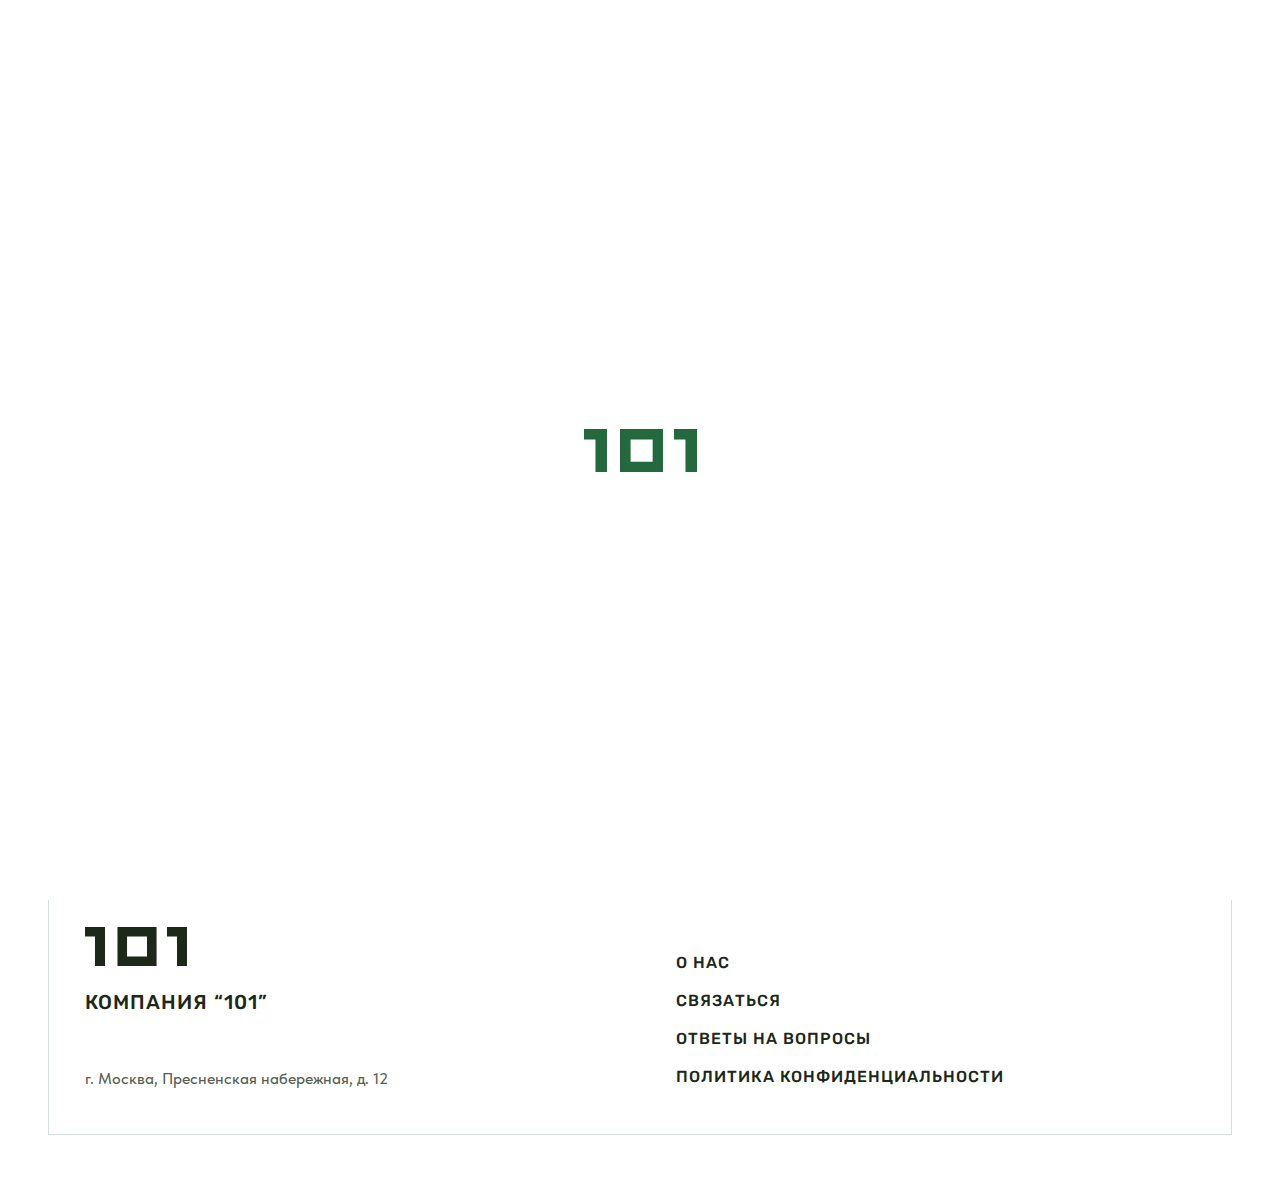
<file: contact.html>
﻿<!DOCTYPE html>
<html lang="ru">

<head>
    <meta charset="UTF-8">
    <!-- <meta name="viewport" content="width=device-width, initial-scale=1.0"> -->
    <meta name="viewport" content="width=device-width, user-scalable=no, initial-scale=1.0">
    <link rel="apple-touch-icon" sizes="180x180" href="img/apple-touch-icon.png">
    <link rel="icon" type="image/png" sizes="32x32" href="img/favicon-32x32.png">
    <link rel="icon" type="image/png" sizes="16x16" href="img/favicon-16x16.png">
    <link rel="manifest" href="img/site.webmanifest">
    <link rel="mask-icon" href="img/safari-pinned-tab.svg" color="#1B6D39">
    <meta name="msapplication-TileColor" content="#1B6D39">
    <meta name="theme-color" content="#ffffff">
    <link rel="stylesheet" href="css/style.css">
    <link rel="stylesheet" href="css/button.css">
    <link rel="stylesheet" href="css/media1920.css">
    <link rel="stylesheet" href="css/media.css">
    <meta name="description" content="Разработка сайтов, онлайн-продвижение, IT-поддержка и интеграции"> <!-- appdate -->
    <meta name="Keywords" content="разработка сайтов для отеля, ИТ поддержка отеля, онлайн маркетинг отель"> <!-- appdate -->
    <title>Компания 101 | Связаться</title> <!-- appdate -->
    <!-- Yandex.Metrika counter -->
    <script type="text/javascript">
        (function(m,e,t,r,i,k,a){m[i]=m[i]||function(){(m[i].a=m[i].a||[]).push(arguments)};
            m[i].l=1*new Date();
            for (var j = 0; j < document.scripts.length; j++) {if (document.scripts[j].src === r) { return; }}
            k=e.createElement(t),a=e.getElementsByTagName(t)[0],k.async=1,k.src=r,a.parentNode.insertBefore(k,a)})
        (window, document, "script", "https://mc.yandex.ru/metrika/tag.js", "ym");

        ym(96850866, "init", {
            clickmap:true,
            trackLinks:true,
            accurateTrackBounce:true,
            webvisor:true
        });
    </script>
    <noscript><div><img src="watch/96850866" style="position:absolute; left:-9999px;" alt=""></div></noscript>
    <!-- /Yandex.Metrika counter -->
</head>

<body class="body body-height">
    <header>
        <div class="header-nav">
            <div class="logo link-element">
                <a href="index.htm">
                    <svg xmlns="http://www.w3.org/2000/svg" width="60" height="23" viewbox="0 0 60 23" fill="none">
                        <path d="M48 0H60V5.59459V23H54V5.63265H48V0Z" fill="#1C2818"></path>
                        <path d="M0 0H12V5.59459V23H6V5.63265H0V0Z" fill="#1C2818"></path>
                        <path fill-rule="evenodd" clip-rule="evenodd" d="M42.1055 0H19.1055V23H42.1055V0ZM36.4691 5.63281H24.7344V17.3675H36.4691V5.63281Z" fill="#1C2818"></path>
                    </svg>
                </a>
            </div>
    
            <nav>
                <div class="nav-item link-element">
                    <a href="index.htm">о нас</a>
                </div>
    
                <div class="nav-item nav-item-active link-element">
                    <a href="contact.html">связаться</a>
                </div>
                <div class="nav-item link-element">
                    <a href="faq.html">ответы на вопросы</a>
                </div>
            </nav>
        </div>

        <div class="phone-wrap link-element">
            <a class="phone" href="tel:+79691017227">
                +7 (969) 101-72-27
            </a>
            <div class="cube"></div>
        </div>
    </header>

    <main>
        <div class="custom-cursor"></div> <!-- курсор -->

        <div class="preloader hide"> <!-- прелодер -->
            <div class="preloader-wrap">
                <svg xmlns="http://www.w3.org/2000/svg" width="113" height="43" viewbox="0 0 113 43" fill="none">
                    <path fill-rule="evenodd" clip-rule="evenodd" d="M0 0H23V10.4595V43H11.5V10.5306H0V0ZM90 0H113V10.4595V43H101.5V10.5306H90V0ZM36 0H79V43H36V0ZM46.5859 10.6086H68.6863V32.709H46.5859V10.6086Z" fill="#62B480" fill-opacity="0.14"></path>
                </svg>
                <div class="load-line">
                    <svg xmlns="http://www.w3.org/2000/svg" width="113" height="43" viewbox="0 0 113 43" fill="none">
                        <g clip-path="url(#clip0_794_17438)">
                        <path fill-rule="evenodd" clip-rule="evenodd" d="M0 0H23V10.4595V43H11.5V10.5306H0V0ZM90 0H113V10.4595V43H101.5V10.5306H90V0ZM36 0H79V43H36V0ZM46.5859 10.6094H68.6863V32.7097H46.5859V10.6094Z" fill="#24683D"></path>
                        </g>
                        <defs>
                        <clippath id="clip0_794_17438">
                        <rect width="113" height="43" fill="white"></rect>
                        </clippath>
                        </defs>
                    </svg>
                </div>
            </div>
        </div>

        <div class="burgrer-menu"> <!-- мобильное меню -->
            <div class="burgrer-wrap">
                <div class="items-mobile-wrap">
                    <div class="burgrer-item ">
                        <a href="index.htm">
                            О НАС
                        </a>
                    </div>

                    <div class="burgrer-item burgrer-item-active">
                        <a href="contact.html">
                            СВЯЗАТЬСЯ
                        </a>
                    </div>

                    <div class="burgrer-item">
                        <a href="faq.html">
                            ОТВЕТЫ НА ВОПРОСЫ
                        </a>
                    </div>
                </div>
            </div>
            <div class="burgrer-menu-btn"> <!-- мобильная кнопка -->
                <svg class="open-btn" xmlns="http://www.w3.org/2000/svg" width="24" height="24" viewbox="0 0 24 24" fill="none">
                    <rect y="7" width="24" height="2" fill="#24683D"></rect>
                    <rect x="8" y="15" width="16" height="2" fill="#24683D"></rect>
                </svg>
                <div class="cross"></div>
            </div>
        </div>
         
        <div class="contact-send"> <!-- Отправилась форма -->
            <div class="contact-send-wrap">
                <svg class="contact-img-top top-left" xmlns="http://www.w3.org/2000/svg" width="594" height="125" viewbox="0 0 594 125" fill="none">
                    <g clip-path="url(#clip0_833_17940)">
                    <rect x="335" y="81" width="486" height="1" transform="rotate(180 335 81)" fill="#D3E1E1"></rect>
                    <rect x="124" y="124" width="122" height="1" transform="rotate(180 124 124)" fill="#D3E1E1"></rect>
                    <rect x="492" y="41" width="643" height="1" transform="rotate(180 492 41)" fill="#D3E1E1"></rect>
                    <rect x="289" y="82" width="3" height="3" transform="rotate(180 289 82)" fill="#D3E1E1"></rect>
                    <rect x="289" y="42" width="3" height="3" transform="rotate(180 289 42)" fill="#D3E1E1"></rect>
                    <rect x="330" y="82" width="3" height="3" transform="rotate(180 330 82)" fill="#D3E1E1"></rect>
                    <rect x="330" y="42" width="3" height="3" transform="rotate(180 330 42)" fill="#D3E1E1"></rect>
                    <rect x="248" y="42" width="3" height="3" transform="rotate(180 248 42)" fill="#D3E1E1"></rect>
                    <rect x="43" y="82" width="3" height="3" transform="rotate(180 43 82)" fill="#D3E1E1"></rect>
                    <rect x="207" y="82" width="3" height="3" transform="rotate(180 207 82)" fill="#D3E1E1"></rect>
                    <rect x="43" y="42" width="3" height="3" transform="rotate(180 43 42)" fill="#D3E1E1"></rect>
                    <rect x="125" y="125" width="3" height="3" transform="rotate(180 125 125)" fill="#D3E1E1"></rect>
                    <rect x="166" y="42" width="3" height="3" transform="rotate(180 166 42)" fill="#D3E1E1"></rect>
                    <rect x="412" y="42" width="3" height="3" transform="rotate(180 412 42)" fill="#D3E1E1"></rect>
                    <rect x="125" y="82" width="3" height="3" transform="rotate(180 125 82)" fill="#D3E1E1"></rect>
                    <rect x="43" y="125" width="3" height="3" transform="rotate(180 43 125)" fill="#D3E1E1"></rect>
                    <rect x="248" y="82" width="3" height="3" transform="rotate(180 248 82)" fill="#D3E1E1"></rect>
                    <rect x="207" y="42" width="3" height="3" transform="rotate(180 207 42)" fill="#D3E1E1"></rect>
                    <rect x="453" y="42" width="3" height="3" transform="rotate(180 453 42)" fill="#D3E1E1"></rect>
                    <rect x="2" y="82" width="3" height="3" transform="rotate(180 2 82)" fill="#D3E1E1"></rect>
                    <rect x="166" y="82" width="3" height="3" transform="rotate(180 166 82)" fill="#D3E1E1"></rect>
                    <rect x="2" y="42" width="3" height="3" transform="rotate(180 2 42)" fill="#D3E1E1"></rect>
                    <rect x="84" y="125" width="3" height="3" transform="rotate(180 84 125)" fill="#D3E1E1"></rect>
                    <rect x="125" y="42" width="3" height="3" transform="rotate(180 125 42)" fill="#D3E1E1"></rect>
                    <rect x="84" y="82" width="3" height="3" transform="rotate(180 84 82)" fill="#D3E1E1"></rect>
                    <rect x="2" y="125" width="3" height="3" transform="rotate(180 2 125)" fill="#D3E1E1"></rect>
                    <rect x="206" y="149" width="1" height="149" transform="rotate(180 206 149)" fill="#D3E1E1"></rect>
                    <rect x="42" y="198" width="1" height="198" transform="rotate(180 42 198)" fill="#D3E1E1"></rect>
                    <rect x="124" y="238" width="1" height="238" transform="rotate(180 124 238)" fill="#D3E1E1"></rect>
                    <rect x="452" y="41" width="1" height="41" transform="rotate(180 452 41)" fill="#D3E1E1"></rect>
                    <rect x="288" y="183" width="1" height="183" transform="rotate(180 288 183)" fill="#D3E1E1"></rect>
                    <rect x="165" y="183" width="1" height="183" transform="rotate(180 165 183)" fill="#D3E1E1"></rect>
                    <rect x="493" y="74" width="1" height="74" transform="rotate(180 493 74)" fill="#D3E1E1"></rect>
                    <rect x="534" y="44" width="1" height="44" transform="rotate(180 534 44)" fill="#D3E1E1"></rect>
                    <rect x="1" y="278" width="1" height="278" transform="rotate(180 1 278)" fill="#D3E1E1"></rect>
                    <rect x="329" y="149" width="1" height="149" transform="rotate(180 329 149)" fill="#D3E1E1"></rect>
                    <rect x="83" y="278" width="1" height="278" transform="rotate(180 83 278)" fill="#D3E1E1"></rect>
                    <rect x="411" y="149" width="1" height="149" transform="rotate(180 411 149)" fill="#D3E1E1"></rect>
                    <rect x="247" y="118" width="1" height="118" transform="rotate(180 247 118)" fill="#D3E1E1"></rect>
                    <rect x="125" y="82" width="3" height="3" transform="rotate(180 125 82)" fill="#80A28C"></rect>
                    <rect x="248" y="42" width="3" height="3" transform="rotate(180 248 42)" fill="#80A28C"></rect>
                    <rect x="494" y="42" width="3" height="3" transform="rotate(180 494 42)" fill="#80A28C"></rect>
                    <rect width="81" height="1" transform="matrix(1 0 0 -1 41 81)" fill="url(#paint0_linear_833_17940)"></rect>
                    <rect width="81" height="1" transform="matrix(1 0 0 -1 164 41)" fill="url(#paint1_linear_833_17940)"></rect>
                    <rect width="81" height="1" transform="matrix(1 0 0 -1 410 41)" fill="url(#paint2_linear_833_17940)"></rect>
                    </g>
                    <defs>
                    <lineargradient id="paint0_linear_833_17940" x1="81" y1="0.500069" x2="-0.975906" y2="0.499876" gradientunits="userSpaceOnUse">
                    <stop stop-color="#24683D" stop-opacity="0.54"></stop>
                    <stop offset="1" stop-color="#D3E1E1" stop-opacity="0"></stop>
                    </lineargradient>
                    <lineargradient id="paint1_linear_833_17940" x1="81" y1="0.500069" x2="-0.975906" y2="0.499876" gradientunits="userSpaceOnUse">
                    <stop stop-color="#24683D" stop-opacity="0.54"></stop>
                    <stop offset="1" stop-color="#D3E1E1" stop-opacity="0"></stop>
                    </lineargradient>
                    <lineargradient id="paint2_linear_833_17940" x1="81" y1="0.500069" x2="-0.975906" y2="0.499876" gradientunits="userSpaceOnUse">
                    <stop stop-color="#24683D" stop-opacity="0.54"></stop>
                    <stop offset="1" stop-color="#D3E1E1" stop-opacity="0"></stop>
                    </lineargradient>
                    <clippath id="clip0_833_17940">
                    <rect width="594" height="125" fill="white" transform="matrix(-1 0 0 -1 594 125)"></rect>
                    </clippath>
                    </defs>
                </svg>

                <svg class="contact-img-top top-right" xmlns="http://www.w3.org/2000/svg" width="590" height="125" viewbox="0 0 590 125" fill="none">
                    <g clip-path="url(#clip0_833_17882)">
                    <rect width="486" height="1" transform="matrix(1 0 0 -1 255 81)" fill="#D3E1E1"></rect>
                    <rect width="122" height="1" transform="matrix(1 0 0 -1 466 124)" fill="#D3E1E1"></rect>
                    <rect width="643" height="1" transform="matrix(1 0 0 -1 98 41)" fill="#D3E1E1"></rect>
                    <rect width="3" height="3" transform="matrix(1 0 0 -1 301 82)" fill="#D3E1E1"></rect>
                    <rect width="3" height="3" transform="matrix(1 0 0 -1 301 42)" fill="#D3E1E1"></rect>
                    <rect width="3" height="3" transform="matrix(1 0 0 -1 260 82)" fill="#D3E1E1"></rect>
                    <rect width="3" height="3" transform="matrix(1 0 0 -1 260 42)" fill="#D3E1E1"></rect>
                    <rect width="3" height="3" transform="matrix(1 0 0 -1 342 42)" fill="#D3E1E1"></rect>
                    <rect width="3" height="3" transform="matrix(1 0 0 -1 547 82)" fill="#D3E1E1"></rect>
                    <rect width="3" height="3" transform="matrix(1 0 0 -1 383 82)" fill="#D3E1E1"></rect>
                    <rect width="3" height="3" transform="matrix(1 0 0 -1 547 42)" fill="#D3E1E1"></rect>
                    <rect width="3" height="3" transform="matrix(1 0 0 -1 465 125)" fill="#D3E1E1"></rect>
                    <rect width="3" height="3" transform="matrix(1 0 0 -1 424 42)" fill="#D3E1E1"></rect>
                    <rect width="3" height="3" transform="matrix(1 0 0 -1 178 42)" fill="#D3E1E1"></rect>
                    <rect width="3" height="3" transform="matrix(1 0 0 -1 465 82)" fill="#D3E1E1"></rect>
                    <rect width="3" height="3" transform="matrix(1 0 0 -1 547 125)" fill="#D3E1E1"></rect>
                    <rect width="3" height="3" transform="matrix(1 0 0 -1 342 82)" fill="#D3E1E1"></rect>
                    <rect width="3" height="3" transform="matrix(1 0 0 -1 383 42)" fill="#D3E1E1"></rect>
                    <rect width="3" height="3" transform="matrix(1 0 0 -1 137 42)" fill="#D3E1E1"></rect>
                    <rect width="3" height="3" transform="matrix(1 0 0 -1 588 82)" fill="#D3E1E1"></rect>
                    <rect width="3" height="3" transform="matrix(1 0 0 -1 424 82)" fill="#D3E1E1"></rect>
                    <rect width="3" height="3" transform="matrix(1 0 0 -1 588 42)" fill="#D3E1E1"></rect>
                    <rect width="3" height="3" transform="matrix(1 0 0 -1 506 125)" fill="#D3E1E1"></rect>
                    <rect width="3" height="3" transform="matrix(1 0 0 -1 465 42)" fill="#D3E1E1"></rect>
                    <rect width="3" height="3" transform="matrix(1 0 0 -1 506 82)" fill="#D3E1E1"></rect>
                    <rect width="3" height="3" transform="matrix(1 0 0 -1 588 125)" fill="#D3E1E1"></rect>
                    <rect width="1" height="149" transform="matrix(1 0 0 -1 384 149)" fill="#D3E1E1"></rect>
                    <rect width="1" height="198" transform="matrix(1 0 0 -1 548 198)" fill="#D3E1E1"></rect>
                    <rect width="1" height="238" transform="matrix(1 0 0 -1 466 238)" fill="#D3E1E1"></rect>
                    <rect width="1" height="41" transform="matrix(1 0 0 -1 138 41)" fill="#D3E1E1"></rect>
                    <rect width="1" height="183" transform="matrix(1 0 0 -1 302 183)" fill="#D3E1E1"></rect>
                    <rect width="1" height="183" transform="matrix(1 0 0 -1 425 183)" fill="#D3E1E1"></rect>
                    <rect width="1" height="74" transform="matrix(1 0 0 -1 97 74)" fill="#D3E1E1"></rect>
                    <rect width="1" height="44" transform="matrix(1 0 0 -1 56 44)" fill="#D3E1E1"></rect>
                    <rect width="1" height="278" transform="matrix(1 0 0 -1 589 278)" fill="#D3E1E1"></rect>
                    <rect width="1" height="149" transform="matrix(1 0 0 -1 261 149)" fill="#D3E1E1"></rect>
                    <rect width="1" height="278" transform="matrix(1 0 0 -1 507 278)" fill="#D3E1E1"></rect>
                    <rect width="1" height="149" transform="matrix(1 0 0 -1 179 149)" fill="#D3E1E1"></rect>
                    <rect width="1" height="118" transform="matrix(1 0 0 -1 343 118)" fill="#D3E1E1"></rect>
                    <rect width="3" height="3" transform="matrix(1 0 0 -1 465 82)" fill="#80A28C"></rect>
                    <rect width="3" height="3" transform="matrix(1 0 0 -1 342 42)" fill="#80A28C"></rect>
                    <rect width="3" height="3" transform="matrix(1 0 0 -1 96 42)" fill="#80A28C"></rect>
                    <rect x="549" y="81" width="81" height="1" transform="rotate(-180 549 81)" fill="url(#paint0_linear_833_17882)"></rect>
                    <rect x="426" y="41" width="81" height="1" transform="rotate(-180 426 41)" fill="url(#paint1_linear_833_17882)"></rect>
                    <rect x="180" y="41" width="81" height="1" transform="rotate(-180 180 41)" fill="url(#paint2_linear_833_17882)"></rect>
                    </g>
                    <defs>
                    <lineargradient id="paint0_linear_833_17882" x1="630" y1="81.5001" x2="548.024" y2="81.4999" gradientunits="userSpaceOnUse">
                    <stop stop-color="#24683D" stop-opacity="0.54"></stop>
                    <stop offset="1" stop-color="#D3E1E1" stop-opacity="0"></stop>
                    </lineargradient>
                    <lineargradient id="paint1_linear_833_17882" x1="507" y1="41.5001" x2="425.024" y2="41.4999" gradientunits="userSpaceOnUse">
                    <stop stop-color="#24683D" stop-opacity="0.54"></stop>
                    <stop offset="1" stop-color="#D3E1E1" stop-opacity="0"></stop>
                    </lineargradient>
                    <lineargradient id="paint2_linear_833_17882" x1="261" y1="41.5001" x2="179.024" y2="41.4999" gradientunits="userSpaceOnUse">
                    <stop stop-color="#24683D" stop-opacity="0.54"></stop>
                    <stop offset="1" stop-color="#D3E1E1" stop-opacity="0"></stop>
                    </lineargradient>
                    <clippath id="clip0_833_17882">
                    <rect width="590" height="125" fill="white" transform="matrix(1 0 0 -1 0 125)"></rect>
                    </clippath>
                    </defs>
                    </svg>
                <!-- <svg class="contact-img-top" xmlns="http://www.w3.org/2000/svg" width="1184" height="125" viewBox="0 0 1184 125" fill="none">
                    <g clip-path="url(#clip0_894_18170)">
                    <rect width="486" height="1" transform="matrix(1 0 0 -1 849 81)" fill="#D3E1E1"/>
                    <rect width="122" height="1" transform="matrix(1 0 0 -1 1060 124)" fill="#D3E1E1"/>
                    <rect width="643" height="1" transform="matrix(1 0 0 -1 692 41)" fill="#D3E1E1"/>
                    <rect width="3" height="3" transform="matrix(1 0 0 -1 895 82)" fill="#D3E1E1"/>
                    <rect width="3" height="3" transform="matrix(1 0 0 -1 895 42)" fill="#D3E1E1"/>
                    <rect width="3" height="3" transform="matrix(1 0 0 -1 854 82)" fill="#D3E1E1"/>
                    <rect width="3" height="3" transform="matrix(1 0 0 -1 854 42)" fill="#D3E1E1"/>
                    <rect width="3" height="3" transform="matrix(1 0 0 -1 936 42)" fill="#D3E1E1"/>
                    <rect width="3" height="3" transform="matrix(1 0 0 -1 1141 82)" fill="#D3E1E1"/>
                    <rect width="3" height="3" transform="matrix(1 0 0 -1 977 82)" fill="#D3E1E1"/>
                    <rect width="3" height="3" transform="matrix(1 0 0 -1 1141 42)" fill="#D3E1E1"/>
                    <rect width="3" height="3" transform="matrix(1 0 0 -1 1059 125)" fill="#D3E1E1"/>
                    <rect width="3" height="3" transform="matrix(1 0 0 -1 1018 42)" fill="#D3E1E1"/>
                    <rect width="3" height="3" transform="matrix(1 0 0 -1 772 42)" fill="#D3E1E1"/>
                    <rect width="3" height="3" transform="matrix(1 0 0 -1 1059 82)" fill="#D3E1E1"/>
                    <rect width="3" height="3" transform="matrix(1 0 0 -1 1141 125)" fill="#D3E1E1"/>
                    <rect width="3" height="3" transform="matrix(1 0 0 -1 936 82)" fill="#D3E1E1"/>
                    <rect width="3" height="3" transform="matrix(1 0 0 -1 977 42)" fill="#D3E1E1"/>
                    <rect width="3" height="3" transform="matrix(1 0 0 -1 731 42)" fill="#D3E1E1"/>
                    <rect width="3" height="3" transform="matrix(1 0 0 -1 1182 82)" fill="#D3E1E1"/>
                    <rect width="3" height="3" transform="matrix(1 0 0 -1 1018 82)" fill="#D3E1E1"/>
                    <rect width="3" height="3" transform="matrix(1 0 0 -1 1182 42)" fill="#D3E1E1"/>
                    <rect width="3" height="3" transform="matrix(1 0 0 -1 1100 125)" fill="#D3E1E1"/>
                    <rect width="3" height="3" transform="matrix(1 0 0 -1 1059 42)" fill="#D3E1E1"/>
                    <rect width="3" height="3" transform="matrix(1 0 0 -1 1100 82)" fill="#D3E1E1"/>
                    <rect width="3" height="3" transform="matrix(1 0 0 -1 1182 125)" fill="#D3E1E1"/>
                    <rect width="1" height="149" transform="matrix(1 0 0 -1 978 149)" fill="#D3E1E1"/>
                    <rect width="1" height="198" transform="matrix(1 0 0 -1 1142 198)" fill="#D3E1E1"/>
                    <rect width="1" height="238" transform="matrix(1 0 0 -1 1060 238)" fill="#D3E1E1"/>
                    <rect width="1" height="41" transform="matrix(1 0 0 -1 732 41)" fill="#D3E1E1"/>
                    <rect width="1" height="183" transform="matrix(1 0 0 -1 896 183)" fill="#D3E1E1"/>
                    <rect width="1" height="183" transform="matrix(1 0 0 -1 1019 183)" fill="#D3E1E1"/>
                    <rect width="1" height="74" transform="matrix(1 0 0 -1 691 74)" fill="#D3E1E1"/>
                    <rect width="1" height="44" transform="matrix(1 0 0 -1 650 44)" fill="#D3E1E1"/>
                    <rect width="1" height="278" transform="matrix(1 0 0 -1 1183 278)" fill="#D3E1E1"/>
                    <rect width="1" height="149" transform="matrix(1 0 0 -1 855 149)" fill="#D3E1E1"/>
                    <rect width="1" height="278" transform="matrix(1 0 0 -1 1101 278)" fill="#D3E1E1"/>
                    <rect width="1" height="149" transform="matrix(1 0 0 -1 773 149)" fill="#D3E1E1"/>
                    <rect width="1" height="118" transform="matrix(1 0 0 -1 937 118)" fill="#D3E1E1"/>
                    <rect width="3" height="3" transform="matrix(1 0 0 -1 1059 82)" fill="#80A28C"/>
                    <rect width="3" height="3" transform="matrix(1 0 0 -1 936 42)" fill="#80A28C"/>
                    <rect width="3" height="3" transform="matrix(1 0 0 -1 690 42)" fill="#80A28C"/>
                    <rect x="1143" y="81" width="81" height="1" transform="rotate(-180 1143 81)" fill="url(#paint0_linear_894_18170)"/>
                    <rect x="1020" y="41" width="81" height="1" transform="rotate(-180 1020 41)" fill="url(#paint1_linear_894_18170)"/>
                    <rect x="774" y="41" width="81" height="1" transform="rotate(-180 774 41)" fill="url(#paint2_linear_894_18170)"/>
                    </g>
                    <g clip-path="url(#clip1_894_18170)">
                    <rect x="335" y="81" width="486" height="1" transform="rotate(180 335 81)" fill="#D3E1E1"/>
                    <rect x="124" y="124" width="122" height="1" transform="rotate(180 124 124)" fill="#D3E1E1"/>
                    <rect x="492" y="41" width="643" height="1" transform="rotate(180 492 41)" fill="#D3E1E1"/>
                    <rect x="289" y="82" width="3" height="3" transform="rotate(180 289 82)" fill="#D3E1E1"/>
                    <rect x="289" y="42" width="3" height="3" transform="rotate(180 289 42)" fill="#D3E1E1"/>
                    <rect x="330" y="82" width="3" height="3" transform="rotate(180 330 82)" fill="#D3E1E1"/>
                    <rect x="330" y="42" width="3" height="3" transform="rotate(180 330 42)" fill="#D3E1E1"/>
                    <rect x="248" y="42" width="3" height="3" transform="rotate(180 248 42)" fill="#D3E1E1"/>
                    <rect x="43" y="82" width="3" height="3" transform="rotate(180 43 82)" fill="#D3E1E1"/>
                    <rect x="207" y="82" width="3" height="3" transform="rotate(180 207 82)" fill="#D3E1E1"/>
                    <rect x="43" y="42" width="3" height="3" transform="rotate(180 43 42)" fill="#D3E1E1"/>
                    <rect x="125" y="125" width="3" height="3" transform="rotate(180 125 125)" fill="#D3E1E1"/>
                    <rect x="166" y="42" width="3" height="3" transform="rotate(180 166 42)" fill="#D3E1E1"/>
                    <rect x="412" y="42" width="3" height="3" transform="rotate(180 412 42)" fill="#D3E1E1"/>
                    <rect x="125" y="82" width="3" height="3" transform="rotate(180 125 82)" fill="#D3E1E1"/>
                    <rect x="43" y="125" width="3" height="3" transform="rotate(180 43 125)" fill="#D3E1E1"/>
                    <rect x="248" y="82" width="3" height="3" transform="rotate(180 248 82)" fill="#D3E1E1"/>
                    <rect x="207" y="42" width="3" height="3" transform="rotate(180 207 42)" fill="#D3E1E1"/>
                    <rect x="453" y="42" width="3" height="3" transform="rotate(180 453 42)" fill="#D3E1E1"/>
                    <rect x="2" y="82" width="3" height="3" transform="rotate(180 2 82)" fill="#D3E1E1"/>
                    <rect x="166" y="82" width="3" height="3" transform="rotate(180 166 82)" fill="#D3E1E1"/>
                    <rect x="2" y="42" width="3" height="3" transform="rotate(180 2 42)" fill="#D3E1E1"/>
                    <rect x="84" y="125" width="3" height="3" transform="rotate(180 84 125)" fill="#D3E1E1"/>
                    <rect x="125" y="42" width="3" height="3" transform="rotate(180 125 42)" fill="#D3E1E1"/>
                    <rect x="84" y="82" width="3" height="3" transform="rotate(180 84 82)" fill="#D3E1E1"/>
                    <rect x="2" y="125" width="3" height="3" transform="rotate(180 2 125)" fill="#D3E1E1"/>
                    <rect x="206" y="149" width="1" height="149" transform="rotate(180 206 149)" fill="#D3E1E1"/>
                    <rect x="42" y="198" width="1" height="198" transform="rotate(180 42 198)" fill="#D3E1E1"/>
                    <rect x="124" y="238" width="1" height="238" transform="rotate(180 124 238)" fill="#D3E1E1"/>
                    <rect x="452" y="41" width="1" height="41" transform="rotate(180 452 41)" fill="#D3E1E1"/>
                    <rect x="288" y="183" width="1" height="183" transform="rotate(180 288 183)" fill="#D3E1E1"/>
                    <rect x="165" y="183" width="1" height="183" transform="rotate(180 165 183)" fill="#D3E1E1"/>
                    <rect x="493" y="74" width="1" height="74" transform="rotate(180 493 74)" fill="#D3E1E1"/>
                    <rect x="534" y="44" width="1" height="44" transform="rotate(180 534 44)" fill="#D3E1E1"/>
                    <rect x="1" y="278" width="1" height="278" transform="rotate(180 1 278)" fill="#D3E1E1"/>
                    <rect x="329" y="149" width="1" height="149" transform="rotate(180 329 149)" fill="#D3E1E1"/>
                    <rect x="83" y="278" width="1" height="278" transform="rotate(180 83 278)" fill="#D3E1E1"/>
                    <rect x="411" y="149" width="1" height="149" transform="rotate(180 411 149)" fill="#D3E1E1"/>
                    <rect x="247" y="118" width="1" height="118" transform="rotate(180 247 118)" fill="#D3E1E1"/>
                    <rect x="125" y="82" width="3" height="3" transform="rotate(180 125 82)" fill="#80A28C"/>
                    <rect x="248" y="42" width="3" height="3" transform="rotate(180 248 42)" fill="#80A28C"/>
                    <rect x="494" y="42" width="3" height="3" transform="rotate(180 494 42)" fill="#80A28C"/>
                    <rect width="81" height="1" transform="matrix(1 0 0 -1 41 81)" fill="url(#paint3_linear_894_18170)"/>
                    <rect width="81" height="1" transform="matrix(1 0 0 -1 164 41)" fill="url(#paint4_linear_894_18170)"/>
                    <rect width="81" height="1" transform="matrix(1 0 0 -1 410 41)" fill="url(#paint5_linear_894_18170)"/>
                    </g>
                    <defs>
                    <linearGradient id="paint0_linear_894_18170" x1="1224" y1="81.5001" x2="1142.02" y2="81.4999" gradientUnits="userSpaceOnUse">
                    <stop stop-color="#24683D" stop-opacity="0.54"/>
                    <stop offset="1" stop-color="#D3E1E1" stop-opacity="0"/>
                    </linearGradient>
                    <linearGradient id="paint1_linear_894_18170" x1="1101" y1="41.5001" x2="1019.02" y2="41.4999" gradientUnits="userSpaceOnUse">
                    <stop stop-color="#24683D" stop-opacity="0.54"/>
                    <stop offset="1" stop-color="#D3E1E1" stop-opacity="0"/>
                    </linearGradient>
                    <linearGradient id="paint2_linear_894_18170" x1="855" y1="41.5001" x2="773.024" y2="41.4999" gradientUnits="userSpaceOnUse">
                    <stop stop-color="#24683D" stop-opacity="0.54"/>
                    <stop offset="1" stop-color="#D3E1E1" stop-opacity="0"/>
                    </linearGradient>
                    <linearGradient id="paint3_linear_894_18170" x1="81" y1="0.500069" x2="-0.975906" y2="0.499876" gradientUnits="userSpaceOnUse">
                    <stop stop-color="#24683D" stop-opacity="0.54"/>
                    <stop offset="1" stop-color="#D3E1E1" stop-opacity="0"/>
                    </linearGradient>
                    <linearGradient id="paint4_linear_894_18170" x1="81" y1="0.500069" x2="-0.975906" y2="0.499876" gradientUnits="userSpaceOnUse">
                    <stop stop-color="#24683D" stop-opacity="0.54"/>
                    <stop offset="1" stop-color="#D3E1E1" stop-opacity="0"/>
                    </linearGradient>
                    <linearGradient id="paint5_linear_894_18170" x1="81" y1="0.500069" x2="-0.975906" y2="0.499876" gradientUnits="userSpaceOnUse">
                    <stop stop-color="#24683D" stop-opacity="0.54"/>
                    <stop offset="1" stop-color="#D3E1E1" stop-opacity="0"/>
                    </linearGradient>
                    <clipPath id="clip0_894_18170">
                    <rect width="590" height="125" fill="white" transform="matrix(1 0 0 -1 594 125)"/>
                    </clipPath>
                    <clipPath id="clip1_894_18170">
                    <rect width="594" height="125" fill="white" transform="matrix(-1 0 0 -1 594 125)"/>
                    </clipPath>
                    </defs>
                </svg> -->
                <svg class="contact-img-top-mobile" xmlns="http://www.w3.org/2000/svg" width="375" height="149" viewbox="0 0 375 149" fill="none">
                    <g clip-path="url(#clip0_932_294)">
                    <rect x="171" y="81" width="486" height="1" transform="rotate(180 171 81)" fill="#D3E1E1"></rect>
                    <rect x="328" y="41" width="643" height="1" transform="rotate(180 328 41)" fill="#D3E1E1"></rect>
                    <rect x="125" y="82" width="3" height="3" transform="rotate(180 125 82)" fill="#D3E1E1"></rect>
                    <rect x="125" y="42" width="3" height="3" transform="rotate(180 125 42)" fill="#D3E1E1"></rect>
                    <rect x="166" y="82" width="3" height="3" transform="rotate(180 166 82)" fill="#D3E1E1"></rect>
                    <rect x="166" y="42" width="3" height="3" transform="rotate(180 166 42)" fill="#D3E1E1"></rect>
                    <rect x="84" y="42" width="3" height="3" transform="rotate(180 84 42)" fill="#D3E1E1"></rect>
                    <rect x="43" y="82" width="3" height="3" transform="rotate(180 43 82)" fill="#D3E1E1"></rect>
                    <rect x="2" y="42" width="3" height="3" transform="rotate(180 2 42)" fill="#D3E1E1"></rect>
                    <rect x="248" y="42" width="3" height="3" transform="rotate(180 248 42)" fill="#D3E1E1"></rect>
                    <rect x="84" y="82" width="3" height="3" transform="rotate(180 84 82)" fill="#D3E1E1"></rect>
                    <rect x="43" y="42" width="3" height="3" transform="rotate(180 43 42)" fill="#D3E1E1"></rect>
                    <rect x="289" y="42" width="3" height="3" transform="rotate(180 289 42)" fill="#D3E1E1"></rect>
                    <rect x="2" y="82" width="3" height="3" transform="rotate(180 2 82)" fill="#D3E1E1"></rect>
                    <rect x="42" y="149" width="1" height="149" transform="rotate(180 42 149)" fill="#D3E1E1"></rect>
                    <rect x="288" y="41" width="1" height="41" transform="rotate(180 288 41)" fill="#D3E1E1"></rect>
                    <rect x="124" y="125" width="1" height="125" transform="rotate(180 124 125)" fill="#D3E1E1"></rect>
                    <rect x="1" y="183" width="1" height="183" transform="rotate(180 1 183)" fill="#D3E1E1"></rect>
                    <rect x="329" y="74" width="1" height="74" transform="rotate(180 329 74)" fill="#D3E1E1"></rect>
                    <rect x="165" y="104" width="1" height="104" transform="rotate(180 165 104)" fill="#D3E1E1"></rect>
                    <rect x="247" y="104" width="1" height="104" transform="rotate(180 247 104)" fill="#D3E1E1"></rect>
                    <rect x="83" y="118" width="1" height="118" transform="rotate(180 83 118)" fill="#D3E1E1"></rect>
                    <rect x="84" y="42" width="3" height="3" transform="rotate(180 84 42)" fill="#80A28C"></rect>
                    <rect x="330" y="42" width="3" height="3" transform="rotate(180 330 42)" fill="#80A28C"></rect>
                    <rect width="81" height="1" transform="matrix(1 0 0 -1 0 41)" fill="url(#paint0_linear_932_294)"></rect>
                    <rect width="81" height="1" transform="matrix(1 0 0 -1 246 41)" fill="url(#paint1_linear_932_294)"></rect>
                    </g>
                    <defs>
                    <lineargradient id="paint0_linear_932_294" x1="81" y1="0.500069" x2="-0.975906" y2="0.499876" gradientunits="userSpaceOnUse">
                    <stop stop-color="#24683D" stop-opacity="0.54"></stop>
                    <stop offset="1" stop-color="#D3E1E1" stop-opacity="0"></stop>
                    </lineargradient>
                    <lineargradient id="paint1_linear_932_294" x1="81" y1="0.500069" x2="-0.975906" y2="0.499876" gradientunits="userSpaceOnUse">
                    <stop stop-color="#24683D" stop-opacity="0.54"></stop>
                    <stop offset="1" stop-color="#D3E1E1" stop-opacity="0"></stop>
                    </lineargradient>
                    <clippath id="clip0_932_294">
                    <rect width="375" height="149" fill="white" transform="matrix(-1 0 0 -1 375 149)"></rect>
                    </clippath>
                    </defs>
                </svg>

                <svg class="contact-img-bottom bottom-left" xmlns="http://www.w3.org/2000/svg" width="594" height="125" viewbox="0 0 594 125" fill="none">
                    <g clip-path="url(#clip0_833_17467)">
                    <rect width="486" height="1" transform="matrix(-1 0 0 1 335 44)" fill="#D3E1E1"></rect>
                    <rect width="122" height="1" transform="matrix(-1 0 0 1 124 1)" fill="#D3E1E1"></rect>
                    <rect width="643" height="1" transform="matrix(-1 0 0 1 492 84)" fill="#D3E1E1"></rect>
                    <rect width="3" height="3" transform="matrix(-1 0 0 1 289 43)" fill="#D3E1E1"></rect>
                    <rect width="3" height="3" transform="matrix(-1 0 0 1 289 83)" fill="#D3E1E1"></rect>
                    <rect width="3" height="3" transform="matrix(-1 0 0 1 330 43)" fill="#D3E1E1"></rect>
                    <rect width="3" height="3" transform="matrix(-1 0 0 1 330 83)" fill="#D3E1E1"></rect>
                    <rect width="3" height="3" transform="matrix(-1 0 0 1 248 83)" fill="#D3E1E1"></rect>
                    <rect width="3" height="3" transform="matrix(-1 0 0 1 43 43)" fill="#D3E1E1"></rect>
                    <rect width="3" height="3" transform="matrix(-1 0 0 1 207 43)" fill="#D3E1E1"></rect>
                    <rect width="3" height="3" transform="matrix(-1 0 0 1 43 83)" fill="#D3E1E1"></rect>
                    <rect width="3" height="3" transform="matrix(-1 0 0 1 125 0)" fill="#D3E1E1"></rect>
                    <rect width="3" height="3" transform="matrix(-1 0 0 1 166 83)" fill="#D3E1E1"></rect>
                    <rect width="3" height="3" transform="matrix(-1 0 0 1 412 83)" fill="#D3E1E1"></rect>
                    <rect width="3" height="3" transform="matrix(-1 0 0 1 125 43)" fill="#D3E1E1"></rect>
                    <rect width="3" height="3" transform="matrix(-1 0 0 1 43 0)" fill="#D3E1E1"></rect>
                    <rect width="3" height="3" transform="matrix(-1 0 0 1 248 43)" fill="#D3E1E1"></rect>
                    <rect width="3" height="3" transform="matrix(-1 0 0 1 207 83)" fill="#D3E1E1"></rect>
                    <rect width="3" height="3" transform="matrix(-1 0 0 1 453 83)" fill="#D3E1E1"></rect>
                    <rect width="3" height="3" transform="matrix(-1 0 0 1 2 43)" fill="#D3E1E1"></rect>
                    <rect width="3" height="3" transform="matrix(-1 0 0 1 166 43)" fill="#D3E1E1"></rect>
                    <rect width="3" height="3" transform="matrix(-1 0 0 1 2 83)" fill="#D3E1E1"></rect>
                    <rect width="3" height="3" transform="matrix(-1 0 0 1 84 0)" fill="#D3E1E1"></rect>
                    <rect width="3" height="3" transform="matrix(-1 0 0 1 125 83)" fill="#D3E1E1"></rect>
                    <rect width="3" height="3" transform="matrix(-1 0 0 1 84 43)" fill="#D3E1E1"></rect>
                    <rect width="3" height="3" transform="matrix(-1 0 0 1 2 0)" fill="#D3E1E1"></rect>
                    <rect width="1" height="149" transform="matrix(-1 0 0 1 206 -24)" fill="#D3E1E1"></rect>
                    <rect width="1" height="198" transform="matrix(-1 0 0 1 42 -73)" fill="#D3E1E1"></rect>
                    <rect width="1" height="238" transform="matrix(-1 0 0 1 124 -113)" fill="#D3E1E1"></rect>
                    <rect width="1" height="41" transform="matrix(-1 0 0 1 452 84)" fill="#D3E1E1"></rect>
                    <rect width="1" height="183" transform="matrix(-1 0 0 1 288 -58)" fill="#D3E1E1"></rect>
                    <rect width="1" height="183" transform="matrix(-1 0 0 1 165 -58)" fill="#D3E1E1"></rect>
                    <rect width="1" height="74" transform="matrix(-1 0 0 1 493 51)" fill="#D3E1E1"></rect>
                    <rect width="1" height="44" transform="matrix(-1 0 0 1 534 81)" fill="#D3E1E1"></rect>
                    <rect width="1" height="278" transform="matrix(-1 0 0 1 1 -153)" fill="#D3E1E1"></rect>
                    <rect width="1" height="149" transform="matrix(-1 0 0 1 329 -24)" fill="#D3E1E1"></rect>
                    <rect width="1" height="278" transform="matrix(-1 0 0 1 83 -153)" fill="#D3E1E1"></rect>
                    <rect width="1" height="149" transform="matrix(-1 0 0 1 411 -24)" fill="#D3E1E1"></rect>
                    <rect width="1" height="118" transform="matrix(-1 0 0 1 247 7)" fill="#D3E1E1"></rect>
                    <rect width="3" height="3" transform="matrix(-1 0 0 1 125 43)" fill="#80A28C"></rect>
                    <rect width="3" height="3" transform="matrix(-1 0 0 1 248 83)" fill="#80A28C"></rect>
                    <rect width="3" height="3" transform="matrix(-1 0 0 1 494 83)" fill="#80A28C"></rect>
                    <rect x="41" y="44" width="81" height="1" fill="url(#paint0_linear_833_17467)"></rect>
                    <rect x="164" y="84" width="81" height="1" fill="url(#paint1_linear_833_17467)"></rect>
                    <rect x="410" y="84" width="81" height="1" fill="url(#paint2_linear_833_17467)"></rect>
                    </g>
                    <defs>
                    <lineargradient id="paint0_linear_833_17467" x1="122" y1="44.5001" x2="40.0241" y2="44.4999" gradientunits="userSpaceOnUse">
                    <stop stop-color="#24683D" stop-opacity="0.54"></stop>
                    <stop offset="1" stop-color="#D3E1E1" stop-opacity="0"></stop>
                    </lineargradient>
                    <lineargradient id="paint1_linear_833_17467" x1="245" y1="84.5001" x2="163.024" y2="84.4999" gradientunits="userSpaceOnUse">
                    <stop stop-color="#24683D" stop-opacity="0.54"></stop>
                    <stop offset="1" stop-color="#D3E1E1" stop-opacity="0"></stop>
                    </lineargradient>
                    <lineargradient id="paint2_linear_833_17467" x1="491" y1="84.5001" x2="409.024" y2="84.4999" gradientunits="userSpaceOnUse">
                    <stop stop-color="#24683D" stop-opacity="0.54"></stop>
                    <stop offset="1" stop-color="#D3E1E1" stop-opacity="0"></stop>
                    </lineargradient>
                    <clippath id="clip0_833_17467">
                    <rect width="594" height="125" fill="white" transform="matrix(-1 0 0 1 594 0)"></rect>
                    </clippath>
                    </defs>
                </svg>

                <svg class="contact-img-bottom bottom-right" xmlns="http://www.w3.org/2000/svg" width="590" height="125" viewbox="0 0 590 125" fill="none">
                    <g clip-path="url(#clip0_833_17278)">
                    <rect x="255" y="44" width="486" height="1" fill="#D3E1E1"></rect>
                    <rect x="466" y="1" width="122" height="1" fill="#D3E1E1"></rect>
                    <rect x="98" y="84" width="643" height="1" fill="#D3E1E1"></rect>
                    <rect x="301" y="43" width="3" height="3" fill="#D3E1E1"></rect>
                    <rect x="301" y="83" width="3" height="3" fill="#D3E1E1"></rect>
                    <rect x="260" y="43" width="3" height="3" fill="#D3E1E1"></rect>
                    <rect x="260" y="83" width="3" height="3" fill="#D3E1E1"></rect>
                    <rect x="342" y="83" width="3" height="3" fill="#D3E1E1"></rect>
                    <rect x="547" y="43" width="3" height="3" fill="#D3E1E1"></rect>
                    <rect x="383" y="43" width="3" height="3" fill="#D3E1E1"></rect>
                    <rect x="547" y="83" width="3" height="3" fill="#D3E1E1"></rect>
                    <rect x="465" width="3" height="3" fill="#D3E1E1"></rect>
                    <rect x="424" y="83" width="3" height="3" fill="#D3E1E1"></rect>
                    <rect x="178" y="83" width="3" height="3" fill="#D3E1E1"></rect>
                    <rect x="465" y="43" width="3" height="3" fill="#D3E1E1"></rect>
                    <rect x="547" width="3" height="3" fill="#D3E1E1"></rect>
                    <rect x="342" y="43" width="3" height="3" fill="#D3E1E1"></rect>
                    <rect x="383" y="83" width="3" height="3" fill="#D3E1E1"></rect>
                    <rect x="137" y="83" width="3" height="3" fill="#D3E1E1"></rect>
                    <rect x="588" y="43" width="3" height="3" fill="#D3E1E1"></rect>
                    <rect x="424" y="43" width="3" height="3" fill="#D3E1E1"></rect>
                    <rect x="588" y="83" width="3" height="3" fill="#D3E1E1"></rect>
                    <rect x="506" width="3" height="3" fill="#D3E1E1"></rect>
                    <rect x="465" y="83" width="3" height="3" fill="#D3E1E1"></rect>
                    <rect x="506" y="43" width="3" height="3" fill="#D3E1E1"></rect>
                    <rect x="588" width="3" height="3" fill="#D3E1E1"></rect>
                    <rect x="384" y="-24" width="1" height="149" fill="#D3E1E1"></rect>
                    <rect x="548" y="-73" width="1" height="198" fill="#D3E1E1"></rect>
                    <rect x="466" y="-113" width="1" height="238" fill="#D3E1E1"></rect>
                    <rect x="138" y="84" width="1" height="41" fill="#D3E1E1"></rect>
                    <rect x="302" y="-58" width="1" height="183" fill="#D3E1E1"></rect>
                    <rect x="425" y="-58" width="1" height="183" fill="#D3E1E1"></rect>
                    <rect x="97" y="51" width="1" height="74" fill="#D3E1E1"></rect>
                    <rect x="56" y="81" width="1" height="44" fill="#D3E1E1"></rect>
                    <rect x="589" y="-153" width="1" height="278" fill="#D3E1E1"></rect>
                    <rect x="261" y="-24" width="1" height="149" fill="#D3E1E1"></rect>
                    <rect x="507" y="-153" width="1" height="278" fill="#D3E1E1"></rect>
                    <rect x="179" y="-24" width="1" height="149" fill="#D3E1E1"></rect>
                    <rect x="343" y="7" width="1" height="118" fill="#D3E1E1"></rect>
                    <rect x="465" y="43" width="3" height="3" fill="#80A28C"></rect>
                    <rect x="342" y="83" width="3" height="3" fill="#80A28C"></rect>
                    <rect x="96" y="83" width="3" height="3" fill="#80A28C"></rect>
                    <rect width="81" height="1" transform="matrix(-1 0 0 1 549 44)" fill="url(#paint0_linear_833_17278)"></rect>
                    <rect width="81" height="1" transform="matrix(-1 0 0 1 426 84)" fill="url(#paint1_linear_833_17278)"></rect>
                    <rect width="81" height="1" transform="matrix(-1 0 0 1 180 84)" fill="url(#paint2_linear_833_17278)"></rect>
                    </g>
                    <defs>
                    <lineargradient id="paint0_linear_833_17278" x1="81" y1="0.500069" x2="-0.975906" y2="0.499876" gradientunits="userSpaceOnUse">
                    <stop stop-color="#24683D" stop-opacity="0.54"></stop>
                    <stop offset="1" stop-color="#D3E1E1" stop-opacity="0"></stop>
                    </lineargradient>
                    <lineargradient id="paint1_linear_833_17278" x1="81" y1="0.500069" x2="-0.975906" y2="0.499876" gradientunits="userSpaceOnUse">
                    <stop stop-color="#24683D" stop-opacity="0.54"></stop>
                    <stop offset="1" stop-color="#D3E1E1" stop-opacity="0"></stop>
                    </lineargradient>
                    <lineargradient id="paint2_linear_833_17278" x1="81" y1="0.500069" x2="-0.975906" y2="0.499876" gradientunits="userSpaceOnUse">
                    <stop stop-color="#24683D" stop-opacity="0.54"></stop>
                    <stop offset="1" stop-color="#D3E1E1" stop-opacity="0"></stop>
                    </lineargradient>
                    <clippath id="clip0_833_17278">
                    <rect width="590" height="125" fill="white"></rect>
                    </clippath>
                    </defs>
                </svg>

                <!-- <svg class="contact-img-bottom" xmlns="http://www.w3.org/2000/svg" width="1184" height="125" viewBox="0 0 1184 125" fill="none">
                    <g clip-path="url(#clip0_894_18171)">
                    <rect x="849" y="44" width="486" height="1" fill="#D3E1E1"/>
                    <rect x="1060" y="1" width="122" height="1" fill="#D3E1E1"/>
                    <rect x="692" y="84" width="643" height="1" fill="#D3E1E1"/>
                    <rect x="895" y="43" width="3" height="3" fill="#D3E1E1"/>
                    <rect x="895" y="83" width="3" height="3" fill="#D3E1E1"/>
                    <rect x="854" y="43" width="3" height="3" fill="#D3E1E1"/>
                    <rect x="854" y="83" width="3" height="3" fill="#D3E1E1"/>
                    <rect x="936" y="83" width="3" height="3" fill="#D3E1E1"/>
                    <rect x="1141" y="43" width="3" height="3" fill="#D3E1E1"/>
                    <rect x="977" y="43" width="3" height="3" fill="#D3E1E1"/>
                    <rect x="1141" y="83" width="3" height="3" fill="#D3E1E1"/>
                    <rect x="1059" width="3" height="3" fill="#D3E1E1"/>
                    <rect x="1018" y="83" width="3" height="3" fill="#D3E1E1"/>
                    <rect x="772" y="83" width="3" height="3" fill="#D3E1E1"/>
                    <rect x="1059" y="43" width="3" height="3" fill="#D3E1E1"/>
                    <rect x="1141" width="3" height="3" fill="#D3E1E1"/>
                    <rect x="936" y="43" width="3" height="3" fill="#D3E1E1"/>
                    <rect x="977" y="83" width="3" height="3" fill="#D3E1E1"/>
                    <rect x="731" y="83" width="3" height="3" fill="#D3E1E1"/>
                    <rect x="1182" y="43" width="3" height="3" fill="#D3E1E1"/>
                    <rect x="1018" y="43" width="3" height="3" fill="#D3E1E1"/>
                    <rect x="1182" y="83" width="3" height="3" fill="#D3E1E1"/>
                    <rect x="1100" width="3" height="3" fill="#D3E1E1"/>
                    <rect x="1059" y="83" width="3" height="3" fill="#D3E1E1"/>
                    <rect x="1100" y="43" width="3" height="3" fill="#D3E1E1"/>
                    <rect x="1182" width="3" height="3" fill="#D3E1E1"/>
                    <rect x="978" y="-24" width="1" height="149" fill="#D3E1E1"/>
                    <rect x="1142" y="-73" width="1" height="198" fill="#D3E1E1"/>
                    <rect x="1060" y="-113" width="1" height="238" fill="#D3E1E1"/>
                    <rect x="732" y="84" width="1" height="41" fill="#D3E1E1"/>
                    <rect x="896" y="-58" width="1" height="183" fill="#D3E1E1"/>
                    <rect x="1019" y="-58" width="1" height="183" fill="#D3E1E1"/>
                    <rect x="691" y="51" width="1" height="74" fill="#D3E1E1"/>
                    <rect x="650" y="81" width="1" height="44" fill="#D3E1E1"/>
                    <rect x="1183" y="-153" width="1" height="278" fill="#D3E1E1"/>
                    <rect x="855" y="-24" width="1" height="149" fill="#D3E1E1"/>
                    <rect x="1101" y="-153" width="1" height="278" fill="#D3E1E1"/>
                    <rect x="773" y="-24" width="1" height="149" fill="#D3E1E1"/>
                    <rect x="937" y="7" width="1" height="118" fill="#D3E1E1"/>
                    <rect x="1059" y="43" width="3" height="3" fill="#80A28C"/>
                    <rect x="936" y="83" width="3" height="3" fill="#80A28C"/>
                    <rect x="690" y="83" width="3" height="3" fill="#80A28C"/>
                    <rect width="81" height="1" transform="matrix(-1 0 0 1 1143 44)" fill="url(#paint0_linear_894_18171)"/>
                    <rect width="81" height="1" transform="matrix(-1 0 0 1 1020 84)" fill="url(#paint1_linear_894_18171)"/>
                    <rect width="81" height="1" transform="matrix(-1 0 0 1 774 84)" fill="url(#paint2_linear_894_18171)"/>
                    </g>
                    <g clip-path="url(#clip1_894_18171)">
                    <rect width="486" height="1" transform="matrix(-1 0 0 1 335 44)" fill="#D3E1E1"/>
                    <rect width="122" height="1" transform="matrix(-1 0 0 1 124 1)" fill="#D3E1E1"/>
                    <rect width="643" height="1" transform="matrix(-1 0 0 1 492 84)" fill="#D3E1E1"/>
                    <rect width="3" height="3" transform="matrix(-1 0 0 1 289 43)" fill="#D3E1E1"/>
                    <rect width="3" height="3" transform="matrix(-1 0 0 1 289 83)" fill="#D3E1E1"/>
                    <rect width="3" height="3" transform="matrix(-1 0 0 1 330 43)" fill="#D3E1E1"/>
                    <rect width="3" height="3" transform="matrix(-1 0 0 1 330 83)" fill="#D3E1E1"/>
                    <rect width="3" height="3" transform="matrix(-1 0 0 1 248 83)" fill="#D3E1E1"/>
                    <rect width="3" height="3" transform="matrix(-1 0 0 1 43 43)" fill="#D3E1E1"/>
                    <rect width="3" height="3" transform="matrix(-1 0 0 1 207 43)" fill="#D3E1E1"/>
                    <rect width="3" height="3" transform="matrix(-1 0 0 1 43 83)" fill="#D3E1E1"/>
                    <rect width="3" height="3" transform="matrix(-1 0 0 1 125 0)" fill="#D3E1E1"/>
                    <rect width="3" height="3" transform="matrix(-1 0 0 1 166 83)" fill="#D3E1E1"/>
                    <rect width="3" height="3" transform="matrix(-1 0 0 1 412 83)" fill="#D3E1E1"/>
                    <rect width="3" height="3" transform="matrix(-1 0 0 1 125 43)" fill="#D3E1E1"/>
                    <rect width="3" height="3" transform="matrix(-1 0 0 1 43 0)" fill="#D3E1E1"/>
                    <rect width="3" height="3" transform="matrix(-1 0 0 1 248 43)" fill="#D3E1E1"/>
                    <rect width="3" height="3" transform="matrix(-1 0 0 1 207 83)" fill="#D3E1E1"/>
                    <rect width="3" height="3" transform="matrix(-1 0 0 1 453 83)" fill="#D3E1E1"/>
                    <rect width="3" height="3" transform="matrix(-1 0 0 1 2 43)" fill="#D3E1E1"/>
                    <rect width="3" height="3" transform="matrix(-1 0 0 1 166 43)" fill="#D3E1E1"/>
                    <rect width="3" height="3" transform="matrix(-1 0 0 1 2 83)" fill="#D3E1E1"/>
                    <rect width="3" height="3" transform="matrix(-1 0 0 1 84 0)" fill="#D3E1E1"/>
                    <rect width="3" height="3" transform="matrix(-1 0 0 1 125 83)" fill="#D3E1E1"/>
                    <rect width="3" height="3" transform="matrix(-1 0 0 1 84 43)" fill="#D3E1E1"/>
                    <rect width="3" height="3" transform="matrix(-1 0 0 1 2 0)" fill="#D3E1E1"/>
                    <rect width="1" height="149" transform="matrix(-1 0 0 1 206 -24)" fill="#D3E1E1"/>
                    <rect width="1" height="198" transform="matrix(-1 0 0 1 42 -73)" fill="#D3E1E1"/>
                    <rect width="1" height="238" transform="matrix(-1 0 0 1 124 -113)" fill="#D3E1E1"/>
                    <rect width="1" height="41" transform="matrix(-1 0 0 1 452 84)" fill="#D3E1E1"/>
                    <rect width="1" height="183" transform="matrix(-1 0 0 1 288 -58)" fill="#D3E1E1"/>
                    <rect width="1" height="183" transform="matrix(-1 0 0 1 165 -58)" fill="#D3E1E1"/>
                    <rect width="1" height="74" transform="matrix(-1 0 0 1 493 51)" fill="#D3E1E1"/>
                    <rect width="1" height="44" transform="matrix(-1 0 0 1 534 81)" fill="#D3E1E1"/>
                    <rect width="1" height="278" transform="matrix(-1 0 0 1 1 -153)" fill="#D3E1E1"/>
                    <rect width="1" height="149" transform="matrix(-1 0 0 1 329 -24)" fill="#D3E1E1"/>
                    <rect width="1" height="278" transform="matrix(-1 0 0 1 83 -153)" fill="#D3E1E1"/>
                    <rect width="1" height="149" transform="matrix(-1 0 0 1 411 -24)" fill="#D3E1E1"/>
                    <rect width="1" height="118" transform="matrix(-1 0 0 1 247 7)" fill="#D3E1E1"/>
                    <rect width="3" height="3" transform="matrix(-1 0 0 1 125 43)" fill="#80A28C"/>
                    <rect width="3" height="3" transform="matrix(-1 0 0 1 248 83)" fill="#80A28C"/>
                    <rect width="3" height="3" transform="matrix(-1 0 0 1 494 83)" fill="#80A28C"/>
                    <rect x="41" y="44" width="81" height="1" fill="url(#paint3_linear_894_18171)"/>
                    <rect x="164" y="84" width="81" height="1" fill="url(#paint4_linear_894_18171)"/>
                    <rect x="410" y="84" width="81" height="1" fill="url(#paint5_linear_894_18171)"/>
                    </g>
                    <defs>
                    <linearGradient id="paint0_linear_894_18171" x1="81" y1="0.500069" x2="-0.975906" y2="0.499876" gradientUnits="userSpaceOnUse">
                    <stop stop-color="#24683D" stop-opacity="0.54"/>
                    <stop offset="1" stop-color="#D3E1E1" stop-opacity="0"/>
                    </linearGradient>
                    <linearGradient id="paint1_linear_894_18171" x1="81" y1="0.500069" x2="-0.975906" y2="0.499876" gradientUnits="userSpaceOnUse">
                    <stop stop-color="#24683D" stop-opacity="0.54"/>
                    <stop offset="1" stop-color="#D3E1E1" stop-opacity="0"/>
                    </linearGradient>
                    <linearGradient id="paint2_linear_894_18171" x1="81" y1="0.500069" x2="-0.975906" y2="0.499876" gradientUnits="userSpaceOnUse">
                    <stop stop-color="#24683D" stop-opacity="0.54"/>
                    <stop offset="1" stop-color="#D3E1E1" stop-opacity="0"/>
                    </linearGradient>
                    <linearGradient id="paint3_linear_894_18171" x1="122" y1="44.5001" x2="40.0241" y2="44.4999" gradientUnits="userSpaceOnUse">
                    <stop stop-color="#24683D" stop-opacity="0.54"/>
                    <stop offset="1" stop-color="#D3E1E1" stop-opacity="0"/>
                    </linearGradient>
                    <linearGradient id="paint4_linear_894_18171" x1="245" y1="84.5001" x2="163.024" y2="84.4999" gradientUnits="userSpaceOnUse">
                    <stop stop-color="#24683D" stop-opacity="0.54"/>
                    <stop offset="1" stop-color="#D3E1E1" stop-opacity="0"/>
                    </linearGradient>
                    <linearGradient id="paint5_linear_894_18171" x1="491" y1="84.5001" x2="409.024" y2="84.4999" gradientUnits="userSpaceOnUse">
                    <stop stop-color="#24683D" stop-opacity="0.54"/>
                    <stop offset="1" stop-color="#D3E1E1" stop-opacity="0"/>
                    </linearGradient>
                    <clipPath id="clip0_894_18171">
                    <rect width="590" height="125" fill="white" transform="translate(594)"/>
                    </clipPath>
                    <clipPath id="clip1_894_18171">
                    <rect width="594" height="125" fill="white" transform="matrix(-1 0 0 1 594 0)"/>
                    </clipPath>
                    </defs>
                </svg> -->

                <svg class="contact-img-bottom-mobile" xmlns="http://www.w3.org/2000/svg" width="319" height="149" viewbox="0 0 319 149" fill="none">
                    <g clip-path="url(#clip0_932_258)">
                    <rect x="148" y="68" width="486" height="1" fill="#D3E1E1"></rect>
                    <rect x="-9" y="108" width="643" height="1" fill="#D3E1E1"></rect>
                    <rect x="194" y="67" width="3" height="3" fill="#D3E1E1"></rect>
                    <rect x="194" y="107" width="3" height="3" fill="#D3E1E1"></rect>
                    <rect x="153" y="67" width="3" height="3" fill="#D3E1E1"></rect>
                    <rect x="153" y="107" width="3" height="3" fill="#D3E1E1"></rect>
                    <rect x="235" y="107" width="3" height="3" fill="#D3E1E1"></rect>
                    <rect x="276" y="67" width="3" height="3" fill="#D3E1E1"></rect>
                    <rect x="317" y="107" width="3" height="3" fill="#D3E1E1"></rect>
                    <rect x="71" y="107" width="3" height="3" fill="#D3E1E1"></rect>
                    <rect x="235" y="67" width="3" height="3" fill="#D3E1E1"></rect>
                    <rect x="276" y="107" width="3" height="3" fill="#D3E1E1"></rect>
                    <rect x="30" y="107" width="3" height="3" fill="#D3E1E1"></rect>
                    <rect x="317" y="67" width="3" height="3" fill="#D3E1E1"></rect>
                    <rect x="277" width="1" height="149" fill="#D3E1E1"></rect>
                    <rect x="31" y="108" width="1" height="41" fill="#D3E1E1"></rect>
                    <rect x="195" y="24" width="1" height="125" fill="#D3E1E1"></rect>
                    <rect x="318" y="-34" width="1" height="183" fill="#D3E1E1"></rect>
                    <rect x="154" y="45" width="1" height="104" fill="#D3E1E1"></rect>
                    <rect x="72" y="45" width="1" height="104" fill="#D3E1E1"></rect>
                    <rect x="236" y="31" width="1" height="118" fill="#D3E1E1"></rect>
                    <rect x="235" y="107" width="3" height="3" fill="#80A28C"></rect>
                    <rect width="81" height="1" transform="matrix(-1 0 0 1 319 108)" fill="url(#paint0_linear_932_258)"></rect>
                    <rect width="81" height="1" transform="matrix(-1 0 0 1 73 108)" fill="url(#paint1_linear_932_258)"></rect>
                    </g>
                    <defs>
                    <lineargradient id="paint0_linear_932_258" x1="81" y1="0.500069" x2="-0.975906" y2="0.499876" gradientunits="userSpaceOnUse">
                    <stop stop-color="#24683D" stop-opacity="0.54"></stop>
                    <stop offset="1" stop-color="#D3E1E1" stop-opacity="0"></stop>
                    </lineargradient>
                    <lineargradient id="paint1_linear_932_258" x1="81" y1="0.500069" x2="-0.975906" y2="0.499876" gradientunits="userSpaceOnUse">
                    <stop stop-color="#24683D" stop-opacity="0.54"></stop>
                    <stop offset="1" stop-color="#D3E1E1" stop-opacity="0"></stop>
                    </lineargradient>
                    <clippath id="clip0_932_258">
                    <rect width="319" height="149" fill="white"></rect>
                    </clippath>
                    </defs>
                </svg>

                <div class="contact-send-text link-element">
                    <h1>ВЕРНЕМСЯ С ОТВЕТОМ В БЛИЖАЙШЕЕ ВРЕМЯ</h1>
                    <a href="index.htm">
                        <button class="main-btn">НА ГЛАВНУЮ</button>
                    </a>
                </div>
            </div>
            
            <footer class="footer-send">
                <div class="links-wrap">
                    <div class="contact-item">
                        <a href="https://telegram.me/company100_1" class="link-element">
                            <div class="bg-square">
                                <svg width="20" height="20" viewbox="0 0 20 20" fill="none" xmlns="http://www.w3.org/2000/svg">
                                    <path d="M9.6401 13.3824C9.02888 13.9616 8.43638 14.5246 7.84121 15.0857C7.31826 15.5786 6.81672 15.4555 6.586 14.7781C6.17406 13.5704 5.76012 12.3626 5.35821 11.1516C5.29334 10.957 5.19772 10.854 4.99576 10.8005C3.885 10.5062 2.77758 10.1979 1.66882 9.89567C1.32041 9.80071 1.1646 9.65293 1.15657 9.40148C1.14855 9.15472 1.28965 9.00225 1.63806 8.87653C6.41614 7.1512 11.1936 5.4232 15.975 3.70523C16.1769 3.63234 16.4197 3.5989 16.6283 3.63434C17.0209 3.70122 17.2362 4.07704 17.1479 4.46825C16.3221 8.13156 15.4962 11.7949 14.6663 15.4568C14.5319 16.05 13.9146 16.2774 13.3877 15.925C12.5003 15.3311 11.6209 14.7259 10.7375 14.1254C10.3797 13.8833 10.0206 13.6406 9.6401 13.3824ZM7.03138 14.1234C7.05211 14.1194 7.07284 14.116 7.09424 14.112C7.11229 14.0358 7.13704 13.9602 7.1464 13.8833C7.21929 13.2788 7.29686 12.6743 7.35705 12.0677C7.37778 11.8617 7.45201 11.7126 7.61384 11.5809C9.57189 9.98395 11.5266 8.38167 13.4813 6.78072C13.7394 6.5694 14.0029 6.3641 14.2503 6.14075C14.3065 6.08992 14.3072 5.97691 14.3333 5.89265C14.2436 5.88262 14.154 5.86724 14.0638 5.86456C14.0357 5.86389 14.0062 5.89465 13.9768 5.91137C11.3688 7.40866 8.76072 8.90528 6.15267 10.4032C5.88584 10.5564 5.84639 10.6607 5.94536 10.9583C6.27371 11.9467 6.60272 12.9351 6.93441 13.9228C6.95782 13.993 6.99861 14.0572 7.03138 14.1234Z" fill="#24683D"></path>
                                </svg>
                            </div>
                            <p>TELEGRAM</p>
                        </a>
                    </div>
        
                    <div class="contact-item">
                        <a href="https://wa.me/+79691017227" class="link-element">
                            <div class="bg-square">
                                <svg xmlns="http://www.w3.org/2000/svg" width="20" height="20" viewbox="0 0 20 20" fill="none">
                                    <path d="M18.1839 9.96318C18.1393 14.0561 15.0422 17.5103 10.9531 17.9932C9.41896 18.1744 7.95148 17.9378 6.54378 17.3052C6.43042 17.2546 6.27859 17.2347 6.15905 17.2621C4.8915 17.5521 3.62738 17.855 2.36189 18.1546C1.95449 18.251 1.7848 18.093 1.86861 17.6854C2.12968 16.4175 2.39968 15.151 2.6525 13.8811C2.68136 13.7347 2.66624 13.5528 2.60372 13.4194C0.326255 8.57493 3.23166 2.93029 8.51003 1.95577C12.8939 1.14607 17.117 3.99575 17.9902 8.36703C18.094 8.89088 18.1207 9.43045 18.1839 9.96318ZM4.04234 15.9416C4.82074 15.7596 5.54692 15.5983 6.2676 15.415C6.48332 15.3603 6.66126 15.3822 6.85363 15.484C8.05522 16.1235 9.32827 16.397 10.6941 16.2534C14.2219 15.8821 16.7907 12.6378 16.3235 9.12613C15.8467 5.54471 12.5476 3.08074 8.97789 3.64014C4.82074 4.29118 2.39487 8.71854 4.16463 12.5161C4.47723 13.1863 4.54455 13.7751 4.3515 14.4548C4.21753 14.9274 4.14883 15.417 4.04234 15.9416Z" fill="#24683D"></path>
                                    <path d="M12.2103 13.8916C11.0341 13.8615 10.0963 13.4437 9.24028 12.8344C8.04486 11.9836 6.98617 10.9948 6.29777 9.67559C5.95633 9.02045 5.76259 8.31948 5.91716 7.57749C6.05388 6.92371 6.49701 6.46483 7.02258 6.09281C7.27884 5.91159 7.6567 6.01964 7.79685 6.30618C8.05448 6.83412 8.29975 7.37096 8.50654 7.91942C8.56219 8.06577 8.48937 8.28256 8.42341 8.446C8.36502 8.59098 8.23379 8.70655 8.13624 8.8358C7.91364 9.13124 7.87586 9.37401 8.12731 9.64687C8.63433 10.1981 9.16814 10.7281 9.72119 11.2341C9.98844 11.479 10.3148 11.667 10.6315 11.8503C10.9544 12.0363 11.212 12.0144 11.4353 11.7279C11.8297 11.2211 12.2824 11.1418 12.8567 11.3771C13.1872 11.5125 13.5465 11.5761 13.89 11.68C14.351 11.8195 14.509 12.2251 14.2452 12.6203C13.8852 13.1599 13.4812 13.6591 12.8004 13.8109C12.5758 13.8609 12.3435 13.8745 12.2103 13.8916Z" fill="#24683D"></path>
                                </svg>
                            </div>
                            <p>WHATSAPP</p>
                        </a>
                    </div>
        
                    <div class="contact-item">
                        <a href="mailto:sales@100-1.tech" class="link-element">
                            <div class="bg-square">
                                <svg xmlns="http://www.w3.org/2000/svg" width="20" height="20" viewbox="0 0 20 20" fill="none">
                                    <path d="M9.99863 17C8.11971 17 6.22986 17 4.35093 17C2.74511 17 1.45608 15.9882 1.09558 14.4485C1.03004 14.1846 1.00819 13.8987 1.00819 13.6237C0.997269 11.2042 0.997269 8.78476 1.00819 6.36528C1.00819 4.63865 2.14429 3.29694 3.83751 3.03299C4.00137 3.011 4.17615 3 4.35093 3C8.11971 3 11.8885 3 15.6573 3C17.3396 3 18.6504 4.09976 18.9563 5.74941C18.9891 5.94737 19 6.15632 19 6.36528C19 8.78476 19 11.2042 19 13.6237C19 15.3504 17.8639 16.6921 16.1707 16.956C15.985 16.989 15.7883 16.989 15.6026 16.989C13.7237 17 11.8557 17 9.99863 17ZM2.63587 6.53024C2.63587 6.61823 2.63587 6.67321 2.63587 6.7282C2.63587 9.02671 2.63587 11.3362 2.63587 13.6347C2.63587 14.6465 3.335 15.3614 4.34001 15.3614C8.10878 15.3614 11.8776 15.3614 15.6463 15.3614C16.6513 15.3614 17.3505 14.6465 17.3505 13.6347C17.3505 11.3362 17.3505 9.02671 17.3505 6.7282C17.3505 6.67321 17.3505 6.61822 17.3396 6.54124C17.2522 6.60723 17.1866 6.66222 17.1211 6.70621C15.5808 7.90495 14.0514 9.11469 12.5112 10.3134C10.9927 11.4902 8.97178 11.4792 7.45335 10.3024C5.91306 9.09269 4.37278 7.88295 2.82157 6.68421C2.77788 6.62922 2.72326 6.59623 2.63587 6.53024ZM16.6732 4.96858C16.3345 4.72663 15.9741 4.64965 15.5917 4.64965C11.8666 4.64965 8.13063 4.64965 4.40555 4.64965C4.27447 4.64965 4.13245 4.66064 4.00137 4.68264C3.76104 4.72663 3.53163 4.80361 3.32408 4.96858C3.3787 5.01257 3.42239 5.04556 3.45517 5.07855C5.09376 6.36528 6.74329 7.652 8.38188 8.93873C9.41966 9.75255 10.5776 9.74156 11.6154 8.92773C12.3473 8.35585 13.0792 7.78398 13.8111 7.2121C14.7615 6.47526 15.701 5.72742 16.6732 4.96858Z" fill="#24683D"></path>
                                </svg>
                            </div>
                            <p>sales@100-1.tech</p>
                        </a>
                    </div>
        
                    <div class="contact-item" style="border: none;">
                        <a href="tel:+79691017227" class="link-element">
                            <div class="bg-square">
                                <svg xmlns="http://www.w3.org/2000/svg" width="20" height="20" viewbox="0 0 20 20" fill="none">
                                    <path d="M13.4421 17C11.507 16.9466 9.96419 16.205 8.55585 15.1235C6.58915 13.6135 4.84738 11.8583 3.71483 9.51691C3.15308 8.35409 2.83433 7.10994 3.08865 5.79296C3.31358 4.63257 4.04261 3.81811 4.90728 3.1578C5.32888 2.83614 5.95054 3.02792 6.18112 3.5365C6.60498 4.47356 7.00849 5.42639 7.34871 6.39986C7.44026 6.65962 7.32045 7.04439 7.21194 7.33449C7.11587 7.59182 6.89998 7.79695 6.73948 8.02636C6.37327 8.55072 6.3111 8.98162 6.72479 9.46593C7.55894 10.4443 8.43717 11.3849 9.34706 12.2832C9.78674 12.7177 10.3236 13.0515 10.8447 13.3768C11.3759 13.707 11.7998 13.6681 12.1671 13.1595C12.8159 12.2601 13.5608 12.1193 14.5057 12.5368C15.0494 12.7772 15.6405 12.8901 16.2056 13.0746C16.9641 13.3222 17.224 14.042 16.79 14.7435C16.1977 15.7012 15.5331 16.5873 14.413 16.8568C14.0434 16.9454 13.6614 16.9697 13.4421 17Z" fill="#24683D"></path>
                                </svg>
                            </div>
                            <p>+7 (969) 101-72-27</p>
                        </a>
                    </div>
                </div>
        
                <span class="footer-wrap">
                    <div class="footer-left">
                        <svg xmlns="http://www.w3.org/2000/svg" width="102" height="39" viewbox="0 0 102 39" fill="none">
                            <path d="M82 0H102V9.48649V39H92V9.55102H82V0Z" fill="#1C2818"></path>
                            <path d="M0 0H20V9.48649V39H10V9.55102H0V0Z" fill="#1C2818"></path>
                            <path fill-rule="evenodd" clip-rule="evenodd" d="M71.5805 0H32.4805V39H71.5805V0ZM62.0037 9.55078H42.0547V29.4487H62.0037V9.55078Z" fill="#1C2818"></path>
                        </svg>
            
                        <p class="footer-text">КОМПАНИЯ “101”</p>
            
                        <address>г. Москва, Пресненская набережная, д. 12</address>
                    </div>
            
                    <div class="footer-right">
                        <ul>
                            <li class="footer-link link-element">
                                <a href="index.htm">О НАС</a>
                            </li>
            
                            <li class="footer-link link-element">
                                <a href="contact.html">СВЯЗАТЬСЯ</a>
                            </li>
            
                            <li class="footer-link link-element">
                                <a href="faq.html">ОТВЕТЫ НА ВОПРОСЫ</a>
                            </li>
            
                            <li class="footer-link link-element">
                                <a href="policy.html">ПОЛИТИКА КОНФИДЕНЦИАЛЬНОСТИ</a> <!-- appdate -->
                            </li>
                        </ul>
                    </div>
                </span>
        
                <div class="footer-mobile footer-mobile-margin footer-hidden">
                    <div class="footer-mobile-wrap">
                        <div class="contact-item-mobile">
                            <svg class="img-footer-mobile" xmlns="http://www.w3.org/2000/svg" width="319" height="149" viewbox="0 0 319 149" fill="none">
                                <g clip-path="url(#clip0_932_258)">
                                <rect x="148" y="68" width="486" height="1" fill="#D3E1E1"></rect>
                                <rect x="-9" y="108" width="643" height="1" fill="#D3E1E1"></rect>
                                <rect x="194" y="67" width="3" height="3" fill="#D3E1E1"></rect>
                                <rect x="194" y="107" width="3" height="3" fill="#D3E1E1"></rect>
                                <rect x="153" y="67" width="3" height="3" fill="#D3E1E1"></rect>
                                <rect x="153" y="107" width="3" height="3" fill="#D3E1E1"></rect>
                                <rect x="235" y="107" width="3" height="3" fill="#D3E1E1"></rect>
                                <rect x="276" y="67" width="3" height="3" fill="#D3E1E1"></rect>
                                <rect x="317" y="107" width="3" height="3" fill="#D3E1E1"></rect>
                                <rect x="71" y="107" width="3" height="3" fill="#D3E1E1"></rect>
                                <rect x="235" y="67" width="3" height="3" fill="#D3E1E1"></rect>
                                <rect x="276" y="107" width="3" height="3" fill="#D3E1E1"></rect>
                                <rect x="30" y="107" width="3" height="3" fill="#D3E1E1"></rect>
                                <rect x="317" y="67" width="3" height="3" fill="#D3E1E1"></rect>
                                <rect x="277" width="1" height="149" fill="#D3E1E1"></rect>
                                <rect x="31" y="108" width="1" height="41" fill="#D3E1E1"></rect>
                                <rect x="195" y="24" width="1" height="125" fill="#D3E1E1"></rect>
                                <rect x="318" y="-34" width="1" height="183" fill="#D3E1E1"></rect>
                                <rect x="154" y="45" width="1" height="104" fill="#D3E1E1"></rect>
                                <rect x="72" y="45" width="1" height="104" fill="#D3E1E1"></rect>
                                <rect x="236" y="31" width="1" height="118" fill="#D3E1E1"></rect>
                                <rect x="235" y="107" width="3" height="3" fill="#80A28C"></rect>
                                <rect width="81" height="1" transform="matrix(-1 0 0 1 319 108)" fill="url(#paint0_linear_932_258)"></rect>
                                <rect width="81" height="1" transform="matrix(-1 0 0 1 73 108)" fill="url(#paint1_linear_932_258)"></rect>
                                </g>
                                <defs>
                                <lineargradient id="paint0_linear_932_258" x1="81" y1="0.500069" x2="-0.975906" y2="0.499876" gradientunits="userSpaceOnUse">
                                <stop stop-color="#24683D" stop-opacity="0.54"></stop>
                                <stop offset="1" stop-color="#D3E1E1" stop-opacity="0"></stop>
                                </lineargradient>
                                <lineargradient id="paint1_linear_932_258" x1="81" y1="0.500069" x2="-0.975906" y2="0.499876" gradientunits="userSpaceOnUse">
                                <stop stop-color="#24683D" stop-opacity="0.54"></stop>
                                <stop offset="1" stop-color="#D3E1E1" stop-opacity="0"></stop>
                                </lineargradient>
                                <clippath id="clip0_932_258">
                                <rect width="319" height="149" fill="white"></rect>
                                </clippath>
                                </defs>
                            </svg>
                        </div>
                        
                        <div class="contact-item-mobile">
                            <a href="https://telegram.me/company100_1" class="link-element link-element-mobile">
                                <div class="bg-square">
                                    <svg width="20" height="20" viewbox="0 0 20 20" fill="none" xmlns="http://www.w3.org/2000/svg">
                                        <path d="M9.6401 13.3824C9.02888 13.9616 8.43638 14.5246 7.84121 15.0857C7.31826 15.5786 6.81672 15.4555 6.586 14.7781C6.17406 13.5704 5.76012 12.3626 5.35821 11.1516C5.29334 10.957 5.19772 10.854 4.99576 10.8005C3.885 10.5062 2.77758 10.1979 1.66882 9.89567C1.32041 9.80071 1.1646 9.65293 1.15657 9.40148C1.14855 9.15472 1.28965 9.00225 1.63806 8.87653C6.41614 7.1512 11.1936 5.4232 15.975 3.70523C16.1769 3.63234 16.4197 3.5989 16.6283 3.63434C17.0209 3.70122 17.2362 4.07704 17.1479 4.46825C16.3221 8.13156 15.4962 11.7949 14.6663 15.4568C14.5319 16.05 13.9146 16.2774 13.3877 15.925C12.5003 15.3311 11.6209 14.7259 10.7375 14.1254C10.3797 13.8833 10.0206 13.6406 9.6401 13.3824ZM7.03138 14.1234C7.05211 14.1194 7.07284 14.116 7.09424 14.112C7.11229 14.0358 7.13704 13.9602 7.1464 13.8833C7.21929 13.2788 7.29686 12.6743 7.35705 12.0677C7.37778 11.8617 7.45201 11.7126 7.61384 11.5809C9.57189 9.98395 11.5266 8.38167 13.4813 6.78072C13.7394 6.5694 14.0029 6.3641 14.2503 6.14075C14.3065 6.08992 14.3072 5.97691 14.3333 5.89265C14.2436 5.88262 14.154 5.86724 14.0638 5.86456C14.0357 5.86389 14.0062 5.89465 13.9768 5.91137C11.3688 7.40866 8.76072 8.90528 6.15267 10.4032C5.88584 10.5564 5.84639 10.6607 5.94536 10.9583C6.27371 11.9467 6.60272 12.9351 6.93441 13.9228C6.95782 13.993 6.99861 14.0572 7.03138 14.1234Z" fill="#24683D"></path>
                                    </svg>
                                </div>
                                <p>TELEGRAM</p>
                            </a>
                        </div>
            
                        <div class="contact-item-mobile">
                            <a href="https://wa.me/+79691017227" class="link-element link-element-mobile">
                                <div class="bg-square">
                                    <svg xmlns="http://www.w3.org/2000/svg" width="20" height="20" viewbox="0 0 20 20" fill="none">
                                        <path d="M18.1839 9.96318C18.1393 14.0561 15.0422 17.5103 10.9531 17.9932C9.41896 18.1744 7.95148 17.9378 6.54378 17.3052C6.43042 17.2546 6.27859 17.2347 6.15905 17.2621C4.8915 17.5521 3.62738 17.855 2.36189 18.1546C1.95449 18.251 1.7848 18.093 1.86861 17.6854C2.12968 16.4175 2.39968 15.151 2.6525 13.8811C2.68136 13.7347 2.66624 13.5528 2.60372 13.4194C0.326255 8.57493 3.23166 2.93029 8.51003 1.95577C12.8939 1.14607 17.117 3.99575 17.9902 8.36703C18.094 8.89088 18.1207 9.43045 18.1839 9.96318ZM4.04234 15.9416C4.82074 15.7596 5.54692 15.5983 6.2676 15.415C6.48332 15.3603 6.66126 15.3822 6.85363 15.484C8.05522 16.1235 9.32827 16.397 10.6941 16.2534C14.2219 15.8821 16.7907 12.6378 16.3235 9.12613C15.8467 5.54471 12.5476 3.08074 8.97789 3.64014C4.82074 4.29118 2.39487 8.71854 4.16463 12.5161C4.47723 13.1863 4.54455 13.7751 4.3515 14.4548C4.21753 14.9274 4.14883 15.417 4.04234 15.9416Z" fill="#24683D"></path>
                                        <path d="M12.2103 13.8916C11.0341 13.8615 10.0963 13.4437 9.24028 12.8344C8.04486 11.9836 6.98617 10.9948 6.29777 9.67559C5.95633 9.02045 5.76259 8.31948 5.91716 7.57749C6.05388 6.92371 6.49701 6.46483 7.02258 6.09281C7.27884 5.91159 7.6567 6.01964 7.79685 6.30618C8.05448 6.83412 8.29975 7.37096 8.50654 7.91942C8.56219 8.06577 8.48937 8.28256 8.42341 8.446C8.36502 8.59098 8.23379 8.70655 8.13624 8.8358C7.91364 9.13124 7.87586 9.37401 8.12731 9.64687C8.63433 10.1981 9.16814 10.7281 9.72119 11.2341C9.98844 11.479 10.3148 11.667 10.6315 11.8503C10.9544 12.0363 11.212 12.0144 11.4353 11.7279C11.8297 11.2211 12.2824 11.1418 12.8567 11.3771C13.1872 11.5125 13.5465 11.5761 13.89 11.68C14.351 11.8195 14.509 12.2251 14.2452 12.6203C13.8852 13.1599 13.4812 13.6591 12.8004 13.8109C12.5758 13.8609 12.3435 13.8745 12.2103 13.8916Z" fill="#24683D"></path>
                                    </svg>
                                </div>
                                <p>WHATSAPP</p>
                            </a>
                        </div>
            
                        <div class="contact-item-mobile">
                            <a href="mailto:sales@100-1.tech" class="link-element link-element-mobile">
                                <div class="bg-square">
                                    <svg xmlns="http://www.w3.org/2000/svg" width="20" height="20" viewbox="0 0 20 20" fill="none">
                                        <path d="M9.99863 17C8.11971 17 6.22986 17 4.35093 17C2.74511 17 1.45608 15.9882 1.09558 14.4485C1.03004 14.1846 1.00819 13.8987 1.00819 13.6237C0.997269 11.2042 0.997269 8.78476 1.00819 6.36528C1.00819 4.63865 2.14429 3.29694 3.83751 3.03299C4.00137 3.011 4.17615 3 4.35093 3C8.11971 3 11.8885 3 15.6573 3C17.3396 3 18.6504 4.09976 18.9563 5.74941C18.9891 5.94737 19 6.15632 19 6.36528C19 8.78476 19 11.2042 19 13.6237C19 15.3504 17.8639 16.6921 16.1707 16.956C15.985 16.989 15.7883 16.989 15.6026 16.989C13.7237 17 11.8557 17 9.99863 17ZM2.63587 6.53024C2.63587 6.61823 2.63587 6.67321 2.63587 6.7282C2.63587 9.02671 2.63587 11.3362 2.63587 13.6347C2.63587 14.6465 3.335 15.3614 4.34001 15.3614C8.10878 15.3614 11.8776 15.3614 15.6463 15.3614C16.6513 15.3614 17.3505 14.6465 17.3505 13.6347C17.3505 11.3362 17.3505 9.02671 17.3505 6.7282C17.3505 6.67321 17.3505 6.61822 17.3396 6.54124C17.2522 6.60723 17.1866 6.66222 17.1211 6.70621C15.5808 7.90495 14.0514 9.11469 12.5112 10.3134C10.9927 11.4902 8.97178 11.4792 7.45335 10.3024C5.91306 9.09269 4.37278 7.88295 2.82157 6.68421C2.77788 6.62922 2.72326 6.59623 2.63587 6.53024ZM16.6732 4.96858C16.3345 4.72663 15.9741 4.64965 15.5917 4.64965C11.8666 4.64965 8.13063 4.64965 4.40555 4.64965C4.27447 4.64965 4.13245 4.66064 4.00137 4.68264C3.76104 4.72663 3.53163 4.80361 3.32408 4.96858C3.3787 5.01257 3.42239 5.04556 3.45517 5.07855C5.09376 6.36528 6.74329 7.652 8.38188 8.93873C9.41966 9.75255 10.5776 9.74156 11.6154 8.92773C12.3473 8.35585 13.0792 7.78398 13.8111 7.2121C14.7615 6.47526 15.701 5.72742 16.6732 4.96858Z" fill="#24683D"></path>
                                    </svg>
                                </div>
                                <p>sales@100-1.tech</p>
                            </a>
                        </div>
            
                        <div class="contact-item-mobile">
                            <a href="tel:+79691017227" class="link-element link-element-mobile">
                                <div class="bg-square">
                                    <svg xmlns="http://www.w3.org/2000/svg" width="20" height="20" viewbox="0 0 20 20" fill="none">
                                        <path d="M13.4421 17C11.507 16.9466 9.96419 16.205 8.55585 15.1235C6.58915 13.6135 4.84738 11.8583 3.71483 9.51691C3.15308 8.35409 2.83433 7.10994 3.08865 5.79296C3.31358 4.63257 4.04261 3.81811 4.90728 3.1578C5.32888 2.83614 5.95054 3.02792 6.18112 3.5365C6.60498 4.47356 7.00849 5.42639 7.34871 6.39986C7.44026 6.65962 7.32045 7.04439 7.21194 7.33449C7.11587 7.59182 6.89998 7.79695 6.73948 8.02636C6.37327 8.55072 6.3111 8.98162 6.72479 9.46593C7.55894 10.4443 8.43717 11.3849 9.34706 12.2832C9.78674 12.7177 10.3236 13.0515 10.8447 13.3768C11.3759 13.707 11.7998 13.6681 12.1671 13.1595C12.8159 12.2601 13.5608 12.1193 14.5057 12.5368C15.0494 12.7772 15.6405 12.8901 16.2056 13.0746C16.9641 13.3222 17.224 14.042 16.79 14.7435C16.1977 15.7012 15.5331 16.5873 14.413 16.8568C14.0434 16.9454 13.6614 16.9697 13.4421 17Z" fill="#24683D"></path>
                                    </svg>
                                </div>
                                <p>+7 (969) 101-72-27</p>
                            </a>
                        </div>
        
                        <div class="footer-right">
                            <ul>
                                <li class="footer-link link-element">
                                    <a href="index.htm">О НАС</a>
                                </li>
                
                                <li class="footer-link link-element">
                                    <a href="contact.html">СВЯЗАТЬСЯ</a>
                                </li>
                
                                <li class="footer-link link-element">
                                    <a href="faq.html">ОТВЕТЫ НА ВОПРОСЫ</a>
                                </li>
                
                                <li class="footer-link link-element">
                                    <a href="policy.html">ПОЛИТИКА КОНФИДЕНЦИАЛЬНОСТИ</a> <!-- appdate -->
                                </li>
                            </ul>
                        </div>
        
                        <div class="footer-left">
                            <svg xmlns="http://www.w3.org/2000/svg" width="76" height="29" viewbox="0 0 102 39" fill="none">
                                <path d="M82 0H102V9.48649V39H92V9.55102H82V0Z" fill="#1C2818"></path>
                                <path d="M0 0H20V9.48649V39H10V9.55102H0V0Z" fill="#1C2818"></path>
                                <path fill-rule="evenodd" clip-rule="evenodd" d="M71.5805 0H32.4805V39H71.5805V0ZM62.0037 9.55078H42.0547V29.4487H62.0037V9.55078Z" fill="#1C2818"></path>
                            </svg>
                
                            <p class="footer-text">КОМПАНИЯ “101”</p>
                
                            <address>г. Москва, Пресненская набережная, д. 12</address>
                        </div>
                    </div>
                </div>
            </footer>

            <div class="footer-mobile-wrap footer-show" style="background: #fff; padding: 0 28px; margin: -48px 0 0 0; border: none">
                <div class="contact-item-mobile contact-border" style="border-top: 1px solid #D3E1E1;">
                    <a href="https://telegram.me/company100_1" class="link-element link-element-mobile">
                        <div class="bg-square">
                            <svg width="20" height="20" viewbox="0 0 20 20" fill="none" xmlns="http://www.w3.org/2000/svg">
                                <path d="M9.6401 13.3824C9.02888 13.9616 8.43638 14.5246 7.84121 15.0857C7.31826 15.5786 6.81672 15.4555 6.586 14.7781C6.17406 13.5704 5.76012 12.3626 5.35821 11.1516C5.29334 10.957 5.19772 10.854 4.99576 10.8005C3.885 10.5062 2.77758 10.1979 1.66882 9.89567C1.32041 9.80071 1.1646 9.65293 1.15657 9.40148C1.14855 9.15472 1.28965 9.00225 1.63806 8.87653C6.41614 7.1512 11.1936 5.4232 15.975 3.70523C16.1769 3.63234 16.4197 3.5989 16.6283 3.63434C17.0209 3.70122 17.2362 4.07704 17.1479 4.46825C16.3221 8.13156 15.4962 11.7949 14.6663 15.4568C14.5319 16.05 13.9146 16.2774 13.3877 15.925C12.5003 15.3311 11.6209 14.7259 10.7375 14.1254C10.3797 13.8833 10.0206 13.6406 9.6401 13.3824ZM7.03138 14.1234C7.05211 14.1194 7.07284 14.116 7.09424 14.112C7.11229 14.0358 7.13704 13.9602 7.1464 13.8833C7.21929 13.2788 7.29686 12.6743 7.35705 12.0677C7.37778 11.8617 7.45201 11.7126 7.61384 11.5809C9.57189 9.98395 11.5266 8.38167 13.4813 6.78072C13.7394 6.5694 14.0029 6.3641 14.2503 6.14075C14.3065 6.08992 14.3072 5.97691 14.3333 5.89265C14.2436 5.88262 14.154 5.86724 14.0638 5.86456C14.0357 5.86389 14.0062 5.89465 13.9768 5.91137C11.3688 7.40866 8.76072 8.90528 6.15267 10.4032C5.88584 10.5564 5.84639 10.6607 5.94536 10.9583C6.27371 11.9467 6.60272 12.9351 6.93441 13.9228C6.95782 13.993 6.99861 14.0572 7.03138 14.1234Z" fill="#24683D"></path>
                            </svg>
                        </div>
                        <p>TELEGRAM</p>
                    </a>
                </div>
    
                <div class="contact-item-mobile contact-border">
                    <a href="https://wa.me/+79691017227" class="link-element link-element-mobile">
                        <div class="bg-square">
                            <svg xmlns="http://www.w3.org/2000/svg" width="20" height="20" viewbox="0 0 20 20" fill="none">
                                <path d="M18.1839 9.96318C18.1393 14.0561 15.0422 17.5103 10.9531 17.9932C9.41896 18.1744 7.95148 17.9378 6.54378 17.3052C6.43042 17.2546 6.27859 17.2347 6.15905 17.2621C4.8915 17.5521 3.62738 17.855 2.36189 18.1546C1.95449 18.251 1.7848 18.093 1.86861 17.6854C2.12968 16.4175 2.39968 15.151 2.6525 13.8811C2.68136 13.7347 2.66624 13.5528 2.60372 13.4194C0.326255 8.57493 3.23166 2.93029 8.51003 1.95577C12.8939 1.14607 17.117 3.99575 17.9902 8.36703C18.094 8.89088 18.1207 9.43045 18.1839 9.96318ZM4.04234 15.9416C4.82074 15.7596 5.54692 15.5983 6.2676 15.415C6.48332 15.3603 6.66126 15.3822 6.85363 15.484C8.05522 16.1235 9.32827 16.397 10.6941 16.2534C14.2219 15.8821 16.7907 12.6378 16.3235 9.12613C15.8467 5.54471 12.5476 3.08074 8.97789 3.64014C4.82074 4.29118 2.39487 8.71854 4.16463 12.5161C4.47723 13.1863 4.54455 13.7751 4.3515 14.4548C4.21753 14.9274 4.14883 15.417 4.04234 15.9416Z" fill="#24683D"></path>
                                <path d="M12.2103 13.8916C11.0341 13.8615 10.0963 13.4437 9.24028 12.8344C8.04486 11.9836 6.98617 10.9948 6.29777 9.67559C5.95633 9.02045 5.76259 8.31948 5.91716 7.57749C6.05388 6.92371 6.49701 6.46483 7.02258 6.09281C7.27884 5.91159 7.6567 6.01964 7.79685 6.30618C8.05448 6.83412 8.29975 7.37096 8.50654 7.91942C8.56219 8.06577 8.48937 8.28256 8.42341 8.446C8.36502 8.59098 8.23379 8.70655 8.13624 8.8358C7.91364 9.13124 7.87586 9.37401 8.12731 9.64687C8.63433 10.1981 9.16814 10.7281 9.72119 11.2341C9.98844 11.479 10.3148 11.667 10.6315 11.8503C10.9544 12.0363 11.212 12.0144 11.4353 11.7279C11.8297 11.2211 12.2824 11.1418 12.8567 11.3771C13.1872 11.5125 13.5465 11.5761 13.89 11.68C14.351 11.8195 14.509 12.2251 14.2452 12.6203C13.8852 13.1599 13.4812 13.6591 12.8004 13.8109C12.5758 13.8609 12.3435 13.8745 12.2103 13.8916Z" fill="#24683D"></path>
                            </svg>
                        </div>
                        <p>WHATSAPP</p>
                    </a>
                </div>
    
                <div class="contact-item-mobile contact-border">
                    <a href="mailto:sales@100-1.tech" class="link-element link-element-mobile">
                        <div class="bg-square">
                            <svg xmlns="http://www.w3.org/2000/svg" width="20" height="20" viewbox="0 0 20 20" fill="none">
                                <path d="M9.99863 17C8.11971 17 6.22986 17 4.35093 17C2.74511 17 1.45608 15.9882 1.09558 14.4485C1.03004 14.1846 1.00819 13.8987 1.00819 13.6237C0.997269 11.2042 0.997269 8.78476 1.00819 6.36528C1.00819 4.63865 2.14429 3.29694 3.83751 3.03299C4.00137 3.011 4.17615 3 4.35093 3C8.11971 3 11.8885 3 15.6573 3C17.3396 3 18.6504 4.09976 18.9563 5.74941C18.9891 5.94737 19 6.15632 19 6.36528C19 8.78476 19 11.2042 19 13.6237C19 15.3504 17.8639 16.6921 16.1707 16.956C15.985 16.989 15.7883 16.989 15.6026 16.989C13.7237 17 11.8557 17 9.99863 17ZM2.63587 6.53024C2.63587 6.61823 2.63587 6.67321 2.63587 6.7282C2.63587 9.02671 2.63587 11.3362 2.63587 13.6347C2.63587 14.6465 3.335 15.3614 4.34001 15.3614C8.10878 15.3614 11.8776 15.3614 15.6463 15.3614C16.6513 15.3614 17.3505 14.6465 17.3505 13.6347C17.3505 11.3362 17.3505 9.02671 17.3505 6.7282C17.3505 6.67321 17.3505 6.61822 17.3396 6.54124C17.2522 6.60723 17.1866 6.66222 17.1211 6.70621C15.5808 7.90495 14.0514 9.11469 12.5112 10.3134C10.9927 11.4902 8.97178 11.4792 7.45335 10.3024C5.91306 9.09269 4.37278 7.88295 2.82157 6.68421C2.77788 6.62922 2.72326 6.59623 2.63587 6.53024ZM16.6732 4.96858C16.3345 4.72663 15.9741 4.64965 15.5917 4.64965C11.8666 4.64965 8.13063 4.64965 4.40555 4.64965C4.27447 4.64965 4.13245 4.66064 4.00137 4.68264C3.76104 4.72663 3.53163 4.80361 3.32408 4.96858C3.3787 5.01257 3.42239 5.04556 3.45517 5.07855C5.09376 6.36528 6.74329 7.652 8.38188 8.93873C9.41966 9.75255 10.5776 9.74156 11.6154 8.92773C12.3473 8.35585 13.0792 7.78398 13.8111 7.2121C14.7615 6.47526 15.701 5.72742 16.6732 4.96858Z" fill="#24683D"></path>
                            </svg>
                        </div>
                        <p>sales@100-1.tech</p>
                    </a>
                </div>
    
                <div class="contact-item-mobile contact-border">
                    <a href="tel:+79691017227" class="link-element link-element-mobile">
                        <div class="bg-square">
                            <svg xmlns="http://www.w3.org/2000/svg" width="20" height="20" viewbox="0 0 20 20" fill="none">
                                <path d="M13.4421 17C11.507 16.9466 9.96419 16.205 8.55585 15.1235C6.58915 13.6135 4.84738 11.8583 3.71483 9.51691C3.15308 8.35409 2.83433 7.10994 3.08865 5.79296C3.31358 4.63257 4.04261 3.81811 4.90728 3.1578C5.32888 2.83614 5.95054 3.02792 6.18112 3.5365C6.60498 4.47356 7.00849 5.42639 7.34871 6.39986C7.44026 6.65962 7.32045 7.04439 7.21194 7.33449C7.11587 7.59182 6.89998 7.79695 6.73948 8.02636C6.37327 8.55072 6.3111 8.98162 6.72479 9.46593C7.55894 10.4443 8.43717 11.3849 9.34706 12.2832C9.78674 12.7177 10.3236 13.0515 10.8447 13.3768C11.3759 13.707 11.7998 13.6681 12.1671 13.1595C12.8159 12.2601 13.5608 12.1193 14.5057 12.5368C15.0494 12.7772 15.6405 12.8901 16.2056 13.0746C16.9641 13.3222 17.224 14.042 16.79 14.7435C16.1977 15.7012 15.5331 16.5873 14.413 16.8568C14.0434 16.9454 13.6614 16.9697 13.4421 17Z" fill="#24683D"></path>
                            </svg>
                        </div>
                        <p>+7 (969) 101-72-27</p>
                    </a>
                </div>

                <div class="footer-right" style="border-left: 1px solid #D3E1E1; border-right: 1px solid #D3E1E1;">
                    <ul>
                        <li class="footer-link link-element text-size">
                            <a href="index.htm">О НАС</a>
                        </li>
        
                        <li class="footer-link link-element text-size">
                            <a href="contact.html">СВЯЗАТЬСЯ</a>
                        </li>
        
                        <li class="footer-link link-element text-size">
                            <a href="faq.html">ОТВЕТЫ НА ВОПРОСЫ</a>
                        </li>
        
                        <li class="footer-link link-element text-size">
                            <a href="policy.html">ПОЛИТИКА КОНФИДЕНЦИАЛЬНОСТИ</a> <!-- appdate -->
                        </li>
                    </ul>
                </div>
                <div class="footer-left" style="border: 1px solid #D3E1E1;
                border-top: none;">
                    <svg xmlns="http://www.w3.org/2000/svg" width="76" height="29" viewbox="0 0 102 39" fill="none">
                        <path d="M82 0H102V9.48649V39H92V9.55102H82V0Z" fill="#1C2818"></path>
                        <path d="M0 0H20V9.48649V39H10V9.55102H0V0Z" fill="#1C2818"></path>
                        <path fill-rule="evenodd" clip-rule="evenodd" d="M71.5805 0H32.4805V39H71.5805V0ZM62.0037 9.55078H42.0547V29.4487H62.0037V9.55078Z" fill="#1C2818"></path>
                    </svg>
        
                    <p class="footer-text">КОМПАНИЯ “101”</p>
        
                    <address style="margin-bottom: 40px;">г. Москва, Пресненская набережная, д. 12</address>
                </div>
            </div>
        </div>

        <style>
            /* .contact-send-text button div {
                height: 15px;
            } */

            .main-btn:hover div{
                text-shadow: 0 var(--font-shadow) 0 #1C2818;
            }

            .contact-btn-mobile div {
                height: 14px;
            }

            .contact-send-text button div span {
                font-family: 'Rubik';
                font-weight: 500;
                font-size: 16px;
                line-height: 18.96px;
            }
            .contact-send-text button div span:nth-child(3) {
                transition-delay: 0.1s;
                margin: 0 0 0 5px;
            }
        </style>

        <section class="form-title">
            <h2>СВЯЗАТЬСЯ</h2>
                <form novalidate="" class="form" id="contactForm" onsubmit="submitForm(event)">
                    <div class="form-wrap">
                        <span class="form-item-wrap">
                            <div class="form-item form-name">
                                <div class="form-border border-top">
                                    <label class="label-wrap" for="name">
                                        ИМЯ 
                                        <div class="placeholder-name"></div>
                                    </label>
                                    <input class="placeholder form-green-active" onchange="{validation}" type="text" name="name" id="name" placeholder="Введите имя">
                                </div>
                            </div>
                    
                            <div class="form-item form-mail">
                                <div class="form-border">
                                    <label class="label-wrap" for="email">
                                        E-MAIL
                                        <div class="placeholder-mail"></div>
                                    </label>
                                    <input class="placeholder form-green-active" type="email" name="email" id="email" placeholder="Введите e-mail">
                                </div>
                            </div>
                    
                            <div class="form-item form-phone ">
                                <div class="form-border">
                                    <label class="label-wrap" for="phone">
                                        ТЕЛЕФОН
                                        <div class="placeholder-phone"></div>
                                    </label>
                                    <input class="placeholder form-green-active" type="tel" autocomplete="tel" name="phone" id="phone" placeholder="Введите номер телефона">
                                </div>
                            </div>
                        </span>
                
                        <div class="form-message form-item">
                            <label class="comment" for="message">КОММЕНТАРИЙ</label>
                            <textarea class="placeholder form-green-active" name="message" placeholder="По желанию задайте вопросы, опишите задачу, прикрепите ссылки" id="message"></textarea>
                        </div>
                    </div>

                    <div class="agree-list-wrap">
                        <div class="agree form-agree">
                            <span>
                                <label class="checked" for="agree">
                                    <input class="check-input" type="checkbox" name="agree" id="agree">
                                    <div class="checked-btn">
                                        <div></div>
                                    </div>
                                </label>
                                <p class="agree-text">СОГЛАСЕН НА <a class="link-element" href="policy.html" target="_blank">ОБРАБОТКУ ПЕРСОНАЛЬНЫХ ДАННЫХ <br>И ПОЛИТИКОЙ КОНФИДЕНЦИАЛЬНОСТИ</a></p> <!-- appdate -->
                            </span> 

                            <button class="link-element contact-btn contact-btn-size contact-btn-mobile" type="submit" value="ОТПРАВИТЬ">ОТПРАВИТЬ</button>
                        </div>

                        <div class="error-list">
                            <div class="error-item error-name">
                                <div class="marker">
                                    <svg xmlns="http://www.w3.org/2000/svg" width="20" height="20" viewbox="0 0 20 20" fill="none">
                                        <rect x="5.04883" y="6.46326" width="2" height="12" transform="rotate(-45 5.04883 6.46326)" fill="#BF2845"></rect>
                                        <rect x="13.5352" y="5.04895" width="2" height="12" transform="rotate(45 13.5352 5.04895)" fill="#BF2845"></rect>
                                    </svg>
                                </div>
                                <p>
                                    ВВЕДИТЕ ИМЯ
                                </p>
                            </div>

                            <div class="error-item error-mail">
                                <div class="marker">
                                    <svg xmlns="http://www.w3.org/2000/svg" width="20" height="20" viewbox="0 0 20 20" fill="none">
                                        <rect x="5.04883" y="6.46326" width="2" height="12" transform="rotate(-45 5.04883 6.46326)" fill="#BF2845"></rect>
                                        <rect x="13.5352" y="5.04895" width="2" height="12" transform="rotate(45 13.5352 5.04895)" fill="#BF2845"></rect>
                                    </svg>
                                </div>
                                <p>
                                    ВВЕДИТЕ E-MAIL
                                </p>
                            </div>

                            <div class="error-item error-phone">
                                <div class="marker">
                                    <svg xmlns="http://www.w3.org/2000/svg" width="20" height="20" viewbox="0 0 20 20" fill="none">
                                        <rect x="5.04883" y="6.46326" width="2" height="12" transform="rotate(-45 5.04883 6.46326)" fill="#BF2845"></rect>
                                        <rect x="13.5352" y="5.04895" width="2" height="12" transform="rotate(45 13.5352 5.04895)" fill="#BF2845"></rect>
                                    </svg>
                                </div>
                                <p>
                                    ВВЕДИТЕ НОМЕР ТЕЛЕФОНА
                                </p>
                            </div>

                            <div class="error-item error-agree">
                                <div class="marker">
                                    <svg xmlns="http://www.w3.org/2000/svg" width="20" height="20" viewbox="0 0 20 20" fill="none">
                                        <rect x="5.04883" y="6.46326" width="2" height="12" transform="rotate(-45 5.04883 6.46326)" fill="#BF2845"></rect>
                                        <rect x="13.5352" y="5.04895" width="2" height="12" transform="rotate(45 13.5352 5.04895)" fill="#BF2845"></rect>
                                    </svg>
                                </div>
                                <p>
                                    ТРЕБУЕТСЯ СОГЛАСИЕ
                                </p>
                            </div>
                        </div>
                    </div>
                </form>
        </section>
    </main>

    <footer class="contact-footer">
        <div class="links-wrap">
            <div class="contact-item">
                <a href="https://telegram.me/company100_1" class="link-element">
                    <div class="bg-square">
                        <svg width="20" height="20" viewbox="0 0 20 20" fill="none" xmlns="http://www.w3.org/2000/svg">
                            <path d="M9.6401 13.3824C9.02888 13.9616 8.43638 14.5246 7.84121 15.0857C7.31826 15.5786 6.81672 15.4555 6.586 14.7781C6.17406 13.5704 5.76012 12.3626 5.35821 11.1516C5.29334 10.957 5.19772 10.854 4.99576 10.8005C3.885 10.5062 2.77758 10.1979 1.66882 9.89567C1.32041 9.80071 1.1646 9.65293 1.15657 9.40148C1.14855 9.15472 1.28965 9.00225 1.63806 8.87653C6.41614 7.1512 11.1936 5.4232 15.975 3.70523C16.1769 3.63234 16.4197 3.5989 16.6283 3.63434C17.0209 3.70122 17.2362 4.07704 17.1479 4.46825C16.3221 8.13156 15.4962 11.7949 14.6663 15.4568C14.5319 16.05 13.9146 16.2774 13.3877 15.925C12.5003 15.3311 11.6209 14.7259 10.7375 14.1254C10.3797 13.8833 10.0206 13.6406 9.6401 13.3824ZM7.03138 14.1234C7.05211 14.1194 7.07284 14.116 7.09424 14.112C7.11229 14.0358 7.13704 13.9602 7.1464 13.8833C7.21929 13.2788 7.29686 12.6743 7.35705 12.0677C7.37778 11.8617 7.45201 11.7126 7.61384 11.5809C9.57189 9.98395 11.5266 8.38167 13.4813 6.78072C13.7394 6.5694 14.0029 6.3641 14.2503 6.14075C14.3065 6.08992 14.3072 5.97691 14.3333 5.89265C14.2436 5.88262 14.154 5.86724 14.0638 5.86456C14.0357 5.86389 14.0062 5.89465 13.9768 5.91137C11.3688 7.40866 8.76072 8.90528 6.15267 10.4032C5.88584 10.5564 5.84639 10.6607 5.94536 10.9583C6.27371 11.9467 6.60272 12.9351 6.93441 13.9228C6.95782 13.993 6.99861 14.0572 7.03138 14.1234Z" fill="#24683D"></path>
                        </svg>
                    </div>
                    <p>TELEGRAM</p>
                </a>
            </div>

            <div class="contact-item">
                <a href="https://wa.me/+79691017227" class="link-element">
                    <div class="bg-square">
                        <svg xmlns="http://www.w3.org/2000/svg" width="20" height="20" viewbox="0 0 20 20" fill="none">
                            <path d="M18.1839 9.96318C18.1393 14.0561 15.0422 17.5103 10.9531 17.9932C9.41896 18.1744 7.95148 17.9378 6.54378 17.3052C6.43042 17.2546 6.27859 17.2347 6.15905 17.2621C4.8915 17.5521 3.62738 17.855 2.36189 18.1546C1.95449 18.251 1.7848 18.093 1.86861 17.6854C2.12968 16.4175 2.39968 15.151 2.6525 13.8811C2.68136 13.7347 2.66624 13.5528 2.60372 13.4194C0.326255 8.57493 3.23166 2.93029 8.51003 1.95577C12.8939 1.14607 17.117 3.99575 17.9902 8.36703C18.094 8.89088 18.1207 9.43045 18.1839 9.96318ZM4.04234 15.9416C4.82074 15.7596 5.54692 15.5983 6.2676 15.415C6.48332 15.3603 6.66126 15.3822 6.85363 15.484C8.05522 16.1235 9.32827 16.397 10.6941 16.2534C14.2219 15.8821 16.7907 12.6378 16.3235 9.12613C15.8467 5.54471 12.5476 3.08074 8.97789 3.64014C4.82074 4.29118 2.39487 8.71854 4.16463 12.5161C4.47723 13.1863 4.54455 13.7751 4.3515 14.4548C4.21753 14.9274 4.14883 15.417 4.04234 15.9416Z" fill="#24683D"></path>
                            <path d="M12.2103 13.8916C11.0341 13.8615 10.0963 13.4437 9.24028 12.8344C8.04486 11.9836 6.98617 10.9948 6.29777 9.67559C5.95633 9.02045 5.76259 8.31948 5.91716 7.57749C6.05388 6.92371 6.49701 6.46483 7.02258 6.09281C7.27884 5.91159 7.6567 6.01964 7.79685 6.30618C8.05448 6.83412 8.29975 7.37096 8.50654 7.91942C8.56219 8.06577 8.48937 8.28256 8.42341 8.446C8.36502 8.59098 8.23379 8.70655 8.13624 8.8358C7.91364 9.13124 7.87586 9.37401 8.12731 9.64687C8.63433 10.1981 9.16814 10.7281 9.72119 11.2341C9.98844 11.479 10.3148 11.667 10.6315 11.8503C10.9544 12.0363 11.212 12.0144 11.4353 11.7279C11.8297 11.2211 12.2824 11.1418 12.8567 11.3771C13.1872 11.5125 13.5465 11.5761 13.89 11.68C14.351 11.8195 14.509 12.2251 14.2452 12.6203C13.8852 13.1599 13.4812 13.6591 12.8004 13.8109C12.5758 13.8609 12.3435 13.8745 12.2103 13.8916Z" fill="#24683D"></path>
                        </svg>
                    </div>
                    <p>WHATSAPP</p>
                </a>
            </div>

            <style>
                .contact-bg {
                    background: #fff !important;
                }

                .contact-bg-hover:hover {
                    background: #F9FFFB;
                }

                footer {
                    margin-bottom: 48px;
                }
            </style>

            <div class="contact-item contact-bg"> <!-- appdate -->
                <a href="mailto:sales@100-1.tech" class="contact-bg-hover link-element"> <!-- appdate -->
                    <div class="bg-square">
                        <svg xmlns="http://www.w3.org/2000/svg" width="20" height="20" viewbox="0 0 20 20" fill="none">
                            <path d="M9.99863 17C8.11971 17 6.22986 17 4.35093 17C2.74511 17 1.45608 15.9882 1.09558 14.4485C1.03004 14.1846 1.00819 13.8987 1.00819 13.6237C0.997269 11.2042 0.997269 8.78476 1.00819 6.36528C1.00819 4.63865 2.14429 3.29694 3.83751 3.03299C4.00137 3.011 4.17615 3 4.35093 3C8.11971 3 11.8885 3 15.6573 3C17.3396 3 18.6504 4.09976 18.9563 5.74941C18.9891 5.94737 19 6.15632 19 6.36528C19 8.78476 19 11.2042 19 13.6237C19 15.3504 17.8639 16.6921 16.1707 16.956C15.985 16.989 15.7883 16.989 15.6026 16.989C13.7237 17 11.8557 17 9.99863 17ZM2.63587 6.53024C2.63587 6.61823 2.63587 6.67321 2.63587 6.7282C2.63587 9.02671 2.63587 11.3362 2.63587 13.6347C2.63587 14.6465 3.335 15.3614 4.34001 15.3614C8.10878 15.3614 11.8776 15.3614 15.6463 15.3614C16.6513 15.3614 17.3505 14.6465 17.3505 13.6347C17.3505 11.3362 17.3505 9.02671 17.3505 6.7282C17.3505 6.67321 17.3505 6.61822 17.3396 6.54124C17.2522 6.60723 17.1866 6.66222 17.1211 6.70621C15.5808 7.90495 14.0514 9.11469 12.5112 10.3134C10.9927 11.4902 8.97178 11.4792 7.45335 10.3024C5.91306 9.09269 4.37278 7.88295 2.82157 6.68421C2.77788 6.62922 2.72326 6.59623 2.63587 6.53024ZM16.6732 4.96858C16.3345 4.72663 15.9741 4.64965 15.5917 4.64965C11.8666 4.64965 8.13063 4.64965 4.40555 4.64965C4.27447 4.64965 4.13245 4.66064 4.00137 4.68264C3.76104 4.72663 3.53163 4.80361 3.32408 4.96858C3.3787 5.01257 3.42239 5.04556 3.45517 5.07855C5.09376 6.36528 6.74329 7.652 8.38188 8.93873C9.41966 9.75255 10.5776 9.74156 11.6154 8.92773C12.3473 8.35585 13.0792 7.78398 13.8111 7.2121C14.7615 6.47526 15.701 5.72742 16.6732 4.96858Z" fill="#24683D"></path>
                        </svg>
                    </div>
                    <p>sales@100-1.tech</p>
                </a>

                <div class="footer-right footer-right-item">
                    <ul>
                        <li class="footer-link link-element">
                            <a href="index.htm">О НАС</a>
                        </li>
        
                        <li class="footer-link link-element">
                            <a href="contact.html">СВЯЗАТЬСЯ</a>
                        </li>
        
                        <li class="footer-link link-element">
                            <a href="faq.html">ОТВЕТЫ НА ВОПРОСЫ</a>
                        </li>
        
                        <li class="footer-link link-element">
                            <a href="policy.html">ПОЛИТИКА КОНФИДЕНЦИАЛЬНОСТИ</a> <!-- appdate -->
                        </li>
                    </ul>
                </div>
            </div>

            <!-- <div class="contact-item">
                <a href="mailto:sales@100-1.tech" class="link-element">
                    <div class="bg-square">
                        <svg xmlns="http://www.w3.org/2000/svg" width="20" height="20" viewBox="0 0 20 20" fill="none">
                            <path d="M9.99863 17C8.11971 17 6.22986 17 4.35093 17C2.74511 17 1.45608 15.9882 1.09558 14.4485C1.03004 14.1846 1.00819 13.8987 1.00819 13.6237C0.997269 11.2042 0.997269 8.78476 1.00819 6.36528C1.00819 4.63865 2.14429 3.29694 3.83751 3.03299C4.00137 3.011 4.17615 3 4.35093 3C8.11971 3 11.8885 3 15.6573 3C17.3396 3 18.6504 4.09976 18.9563 5.74941C18.9891 5.94737 19 6.15632 19 6.36528C19 8.78476 19 11.2042 19 13.6237C19 15.3504 17.8639 16.6921 16.1707 16.956C15.985 16.989 15.7883 16.989 15.6026 16.989C13.7237 17 11.8557 17 9.99863 17ZM2.63587 6.53024C2.63587 6.61823 2.63587 6.67321 2.63587 6.7282C2.63587 9.02671 2.63587 11.3362 2.63587 13.6347C2.63587 14.6465 3.335 15.3614 4.34001 15.3614C8.10878 15.3614 11.8776 15.3614 15.6463 15.3614C16.6513 15.3614 17.3505 14.6465 17.3505 13.6347C17.3505 11.3362 17.3505 9.02671 17.3505 6.7282C17.3505 6.67321 17.3505 6.61822 17.3396 6.54124C17.2522 6.60723 17.1866 6.66222 17.1211 6.70621C15.5808 7.90495 14.0514 9.11469 12.5112 10.3134C10.9927 11.4902 8.97178 11.4792 7.45335 10.3024C5.91306 9.09269 4.37278 7.88295 2.82157 6.68421C2.77788 6.62922 2.72326 6.59623 2.63587 6.53024ZM16.6732 4.96858C16.3345 4.72663 15.9741 4.64965 15.5917 4.64965C11.8666 4.64965 8.13063 4.64965 4.40555 4.64965C4.27447 4.64965 4.13245 4.66064 4.00137 4.68264C3.76104 4.72663 3.53163 4.80361 3.32408 4.96858C3.3787 5.01257 3.42239 5.04556 3.45517 5.07855C5.09376 6.36528 6.74329 7.652 8.38188 8.93873C9.41966 9.75255 10.5776 9.74156 11.6154 8.92773C12.3473 8.35585 13.0792 7.78398 13.8111 7.2121C14.7615 6.47526 15.701 5.72742 16.6732 4.96858Z" fill="#24683D"/>
                        </svg>
                    </div>
                    <p>sales@100-1.tech</p>
                </a>
            </div> -->

            <div class="contact-item" style="border: none;">
                <a href="tel:+79691017227" class="link-element">
                    <div class="bg-square">
                        <svg xmlns="http://www.w3.org/2000/svg" width="20" height="20" viewbox="0 0 20 20" fill="none">
                            <path d="M13.4421 17C11.507 16.9466 9.96419 16.205 8.55585 15.1235C6.58915 13.6135 4.84738 11.8583 3.71483 9.51691C3.15308 8.35409 2.83433 7.10994 3.08865 5.79296C3.31358 4.63257 4.04261 3.81811 4.90728 3.1578C5.32888 2.83614 5.95054 3.02792 6.18112 3.5365C6.60498 4.47356 7.00849 5.42639 7.34871 6.39986C7.44026 6.65962 7.32045 7.04439 7.21194 7.33449C7.11587 7.59182 6.89998 7.79695 6.73948 8.02636C6.37327 8.55072 6.3111 8.98162 6.72479 9.46593C7.55894 10.4443 8.43717 11.3849 9.34706 12.2832C9.78674 12.7177 10.3236 13.0515 10.8447 13.3768C11.3759 13.707 11.7998 13.6681 12.1671 13.1595C12.8159 12.2601 13.5608 12.1193 14.5057 12.5368C15.0494 12.7772 15.6405 12.8901 16.2056 13.0746C16.9641 13.3222 17.224 14.042 16.79 14.7435C16.1977 15.7012 15.5331 16.5873 14.413 16.8568C14.0434 16.9454 13.6614 16.9697 13.4421 17Z" fill="#24683D"></path>
                        </svg>
                    </div>
                    <p>+7 (969) 101-72-27</p>
                </a>
            </div>
        </div>

        <span class="footer-wrap">
            <div class="footer-left">
                <svg xmlns="http://www.w3.org/2000/svg" width="102" height="39" viewbox="0 0 102 39" fill="none">
                    <path d="M82 0H102V9.48649V39H92V9.55102H82V0Z" fill="#1C2818"></path>
                    <path d="M0 0H20V9.48649V39H10V9.55102H0V0Z" fill="#1C2818"></path>
                    <path fill-rule="evenodd" clip-rule="evenodd" d="M71.5805 0H32.4805V39H71.5805V0ZM62.0037 9.55078H42.0547V29.4487H62.0037V9.55078Z" fill="#1C2818"></path>
                </svg>
    
                <p class="footer-text">КОМПАНИЯ “101”</p>
    
                <address>г. Москва, Пресненская набережная, д. 12</address>
            </div>
    
            <!-- <div class="footer-right">
                <ul>
                    <li class="footer-link link-element">
                        <a href="../../index.html">О НАС</a>
                    </li>
    
                    <li class="footer-link link-element">
                        <a href="../pages/contact.html">СВЯЗАТЬСЯ</a>
                    </li>
    
                    <li class="footer-link link-element">
                        <a href="../pages/question.html">ОТВЕТЫ НА ВОПРОСЫ</a>
                    </li>
    
                    <li class="footer-link link-element">
                        <a href="../pages/politics.html">ПОЛИТИКА КОНФИДЕЦИАЛЬНОСТИ</a>
                    </li>
                </ul>
            </div> -->
        </span>

        <div class="footer-mobile footer-mobile-margin footer-hidden">
            <div class="footer-mobile-wrap">
                <div class="contact-item-mobile">
                    <svg class="img-footer-mobile" style="top: -107px;" xmlns="http://www.w3.org/2000/svg" width="319" height="107" viewbox="0 0 319 107" fill="none">
                        <g clip-path="url(#clip0_982_2760)">
                        <rect x="154" y="26" width="480" height="1" fill="#D3E1E1"></rect>
                        <rect x="-9" y="66" width="643" height="1" fill="#D3E1E1"></rect>
                        <rect x="194" y="25" width="3" height="3" fill="#D3E1E1"></rect>
                        <rect x="194" y="65" width="3" height="3" fill="#D3E1E1"></rect>
                        <rect x="153" y="25" width="3" height="3" fill="#D3E1E1"></rect>
                        <rect x="153" y="65" width="3" height="3" fill="#D3E1E1"></rect>
                        <rect x="235" y="65" width="3" height="3" fill="#D3E1E1"></rect>
                        <rect x="276" y="25" width="3" height="3" fill="#D3E1E1"></rect>
                        <rect x="317" y="65" width="3" height="3" fill="#D3E1E1"></rect>
                        <rect x="71" y="65" width="3" height="3" fill="#D3E1E1"></rect>
                        <rect x="235" y="25" width="3" height="3" fill="#D3E1E1"></rect>
                        <rect x="276" y="65" width="3" height="3" fill="#D3E1E1"></rect>
                        <rect x="30" y="65" width="3" height="3" fill="#D3E1E1"></rect>
                        <rect x="317" y="25" width="3" height="3" fill="#D3E1E1"></rect>
                        <rect x="277" y="11" width="1" height="96" fill="#D3E1E1"></rect>
                        <rect x="31" y="66" width="1" height="41" fill="#D3E1E1"></rect>
                        <rect x="195" y="-18" width="1" height="125" fill="#D3E1E1"></rect>
                        <rect x="318" y="-76" width="1" height="183" fill="#D3E1E1"></rect>
                        <rect x="154" y="27" width="1" height="80" fill="#D3E1E1"></rect>
                        <rect x="72" y="26" width="1" height="81" fill="#D3E1E1"></rect>
                        <rect x="236" y="26" width="1" height="81" fill="#D3E1E1"></rect>
                        <rect x="235" y="65" width="3" height="3" fill="#80A28C"></rect>
                        <rect width="81" height="1" transform="matrix(-1 0 0 1 319 66)" fill="url(#paint0_linear_982_2760)"></rect>
                        <rect width="81" height="1" transform="matrix(-1 0 0 1 73 66)" fill="url(#paint1_linear_982_2760)"></rect>
                        </g>
                        <defs>
                        <lineargradient id="paint0_linear_982_2760" x1="81" y1="0.500069" x2="-0.975906" y2="0.499876" gradientunits="userSpaceOnUse">
                        <stop stop-color="#24683D" stop-opacity="0.54"></stop>
                        <stop offset="1" stop-color="#D3E1E1" stop-opacity="0"></stop>
                        </lineargradient>
                        <lineargradient id="paint1_linear_982_2760" x1="81" y1="0.500069" x2="-0.975906" y2="0.499876" gradientunits="userSpaceOnUse">
                        <stop stop-color="#24683D" stop-opacity="0.54"></stop>
                        <stop offset="1" stop-color="#D3E1E1" stop-opacity="0"></stop>
                        </lineargradient>
                        <clippath id="clip0_982_2760">
                        <rect width="319" height="107" fill="white"></rect>
                        </clippath>
                        </defs>
                    </svg>
                </div>
                
                <div class="contact-item-mobile">
                    <a href="https://telegram.me/company100_1" class="link-element link-element-mobile">
                        <div class="bg-square">
                            <svg width="20" height="20" viewbox="0 0 20 20" fill="none" xmlns="http://www.w3.org/2000/svg">
                                <path d="M9.6401 13.3824C9.02888 13.9616 8.43638 14.5246 7.84121 15.0857C7.31826 15.5786 6.81672 15.4555 6.586 14.7781C6.17406 13.5704 5.76012 12.3626 5.35821 11.1516C5.29334 10.957 5.19772 10.854 4.99576 10.8005C3.885 10.5062 2.77758 10.1979 1.66882 9.89567C1.32041 9.80071 1.1646 9.65293 1.15657 9.40148C1.14855 9.15472 1.28965 9.00225 1.63806 8.87653C6.41614 7.1512 11.1936 5.4232 15.975 3.70523C16.1769 3.63234 16.4197 3.5989 16.6283 3.63434C17.0209 3.70122 17.2362 4.07704 17.1479 4.46825C16.3221 8.13156 15.4962 11.7949 14.6663 15.4568C14.5319 16.05 13.9146 16.2774 13.3877 15.925C12.5003 15.3311 11.6209 14.7259 10.7375 14.1254C10.3797 13.8833 10.0206 13.6406 9.6401 13.3824ZM7.03138 14.1234C7.05211 14.1194 7.07284 14.116 7.09424 14.112C7.11229 14.0358 7.13704 13.9602 7.1464 13.8833C7.21929 13.2788 7.29686 12.6743 7.35705 12.0677C7.37778 11.8617 7.45201 11.7126 7.61384 11.5809C9.57189 9.98395 11.5266 8.38167 13.4813 6.78072C13.7394 6.5694 14.0029 6.3641 14.2503 6.14075C14.3065 6.08992 14.3072 5.97691 14.3333 5.89265C14.2436 5.88262 14.154 5.86724 14.0638 5.86456C14.0357 5.86389 14.0062 5.89465 13.9768 5.91137C11.3688 7.40866 8.76072 8.90528 6.15267 10.4032C5.88584 10.5564 5.84639 10.6607 5.94536 10.9583C6.27371 11.9467 6.60272 12.9351 6.93441 13.9228C6.95782 13.993 6.99861 14.0572 7.03138 14.1234Z" fill="#24683D"></path>
                            </svg>
                        </div>
                        <p>TELEGRAM</p>
                    </a>
                </div>
    
                <div class="contact-item-mobile">
                    <a href="https://wa.me/+79691017227" class="link-element link-element-mobile">
                        <div class="bg-square">
                            <svg xmlns="http://www.w3.org/2000/svg" width="20" height="20" viewbox="0 0 20 20" fill="none">
                                <path d="M18.1839 9.96318C18.1393 14.0561 15.0422 17.5103 10.9531 17.9932C9.41896 18.1744 7.95148 17.9378 6.54378 17.3052C6.43042 17.2546 6.27859 17.2347 6.15905 17.2621C4.8915 17.5521 3.62738 17.855 2.36189 18.1546C1.95449 18.251 1.7848 18.093 1.86861 17.6854C2.12968 16.4175 2.39968 15.151 2.6525 13.8811C2.68136 13.7347 2.66624 13.5528 2.60372 13.4194C0.326255 8.57493 3.23166 2.93029 8.51003 1.95577C12.8939 1.14607 17.117 3.99575 17.9902 8.36703C18.094 8.89088 18.1207 9.43045 18.1839 9.96318ZM4.04234 15.9416C4.82074 15.7596 5.54692 15.5983 6.2676 15.415C6.48332 15.3603 6.66126 15.3822 6.85363 15.484C8.05522 16.1235 9.32827 16.397 10.6941 16.2534C14.2219 15.8821 16.7907 12.6378 16.3235 9.12613C15.8467 5.54471 12.5476 3.08074 8.97789 3.64014C4.82074 4.29118 2.39487 8.71854 4.16463 12.5161C4.47723 13.1863 4.54455 13.7751 4.3515 14.4548C4.21753 14.9274 4.14883 15.417 4.04234 15.9416Z" fill="#24683D"></path>
                                <path d="M12.2103 13.8916C11.0341 13.8615 10.0963 13.4437 9.24028 12.8344C8.04486 11.9836 6.98617 10.9948 6.29777 9.67559C5.95633 9.02045 5.76259 8.31948 5.91716 7.57749C6.05388 6.92371 6.49701 6.46483 7.02258 6.09281C7.27884 5.91159 7.6567 6.01964 7.79685 6.30618C8.05448 6.83412 8.29975 7.37096 8.50654 7.91942C8.56219 8.06577 8.48937 8.28256 8.42341 8.446C8.36502 8.59098 8.23379 8.70655 8.13624 8.8358C7.91364 9.13124 7.87586 9.37401 8.12731 9.64687C8.63433 10.1981 9.16814 10.7281 9.72119 11.2341C9.98844 11.479 10.3148 11.667 10.6315 11.8503C10.9544 12.0363 11.212 12.0144 11.4353 11.7279C11.8297 11.2211 12.2824 11.1418 12.8567 11.3771C13.1872 11.5125 13.5465 11.5761 13.89 11.68C14.351 11.8195 14.509 12.2251 14.2452 12.6203C13.8852 13.1599 13.4812 13.6591 12.8004 13.8109C12.5758 13.8609 12.3435 13.8745 12.2103 13.8916Z" fill="#24683D"></path>
                            </svg>
                        </div>
                        <p>WHATSAPP</p>
                    </a>
                </div>
    
                <div class="contact-item-mobile">
                    <a href="mailto:sales@100-1.tech" class="link-element link-element-mobile">
                        <div class="bg-square">
                            <svg xmlns="http://www.w3.org/2000/svg" width="20" height="20" viewbox="0 0 20 20" fill="none">
                                <path d="M9.99863 17C8.11971 17 6.22986 17 4.35093 17C2.74511 17 1.45608 15.9882 1.09558 14.4485C1.03004 14.1846 1.00819 13.8987 1.00819 13.6237C0.997269 11.2042 0.997269 8.78476 1.00819 6.36528C1.00819 4.63865 2.14429 3.29694 3.83751 3.03299C4.00137 3.011 4.17615 3 4.35093 3C8.11971 3 11.8885 3 15.6573 3C17.3396 3 18.6504 4.09976 18.9563 5.74941C18.9891 5.94737 19 6.15632 19 6.36528C19 8.78476 19 11.2042 19 13.6237C19 15.3504 17.8639 16.6921 16.1707 16.956C15.985 16.989 15.7883 16.989 15.6026 16.989C13.7237 17 11.8557 17 9.99863 17ZM2.63587 6.53024C2.63587 6.61823 2.63587 6.67321 2.63587 6.7282C2.63587 9.02671 2.63587 11.3362 2.63587 13.6347C2.63587 14.6465 3.335 15.3614 4.34001 15.3614C8.10878 15.3614 11.8776 15.3614 15.6463 15.3614C16.6513 15.3614 17.3505 14.6465 17.3505 13.6347C17.3505 11.3362 17.3505 9.02671 17.3505 6.7282C17.3505 6.67321 17.3505 6.61822 17.3396 6.54124C17.2522 6.60723 17.1866 6.66222 17.1211 6.70621C15.5808 7.90495 14.0514 9.11469 12.5112 10.3134C10.9927 11.4902 8.97178 11.4792 7.45335 10.3024C5.91306 9.09269 4.37278 7.88295 2.82157 6.68421C2.77788 6.62922 2.72326 6.59623 2.63587 6.53024ZM16.6732 4.96858C16.3345 4.72663 15.9741 4.64965 15.5917 4.64965C11.8666 4.64965 8.13063 4.64965 4.40555 4.64965C4.27447 4.64965 4.13245 4.66064 4.00137 4.68264C3.76104 4.72663 3.53163 4.80361 3.32408 4.96858C3.3787 5.01257 3.42239 5.04556 3.45517 5.07855C5.09376 6.36528 6.74329 7.652 8.38188 8.93873C9.41966 9.75255 10.5776 9.74156 11.6154 8.92773C12.3473 8.35585 13.0792 7.78398 13.8111 7.2121C14.7615 6.47526 15.701 5.72742 16.6732 4.96858Z" fill="#24683D"></path>
                            </svg>
                        </div>
                        <p>sales@100-1.tech</p>
                    </a>
                </div>
    
                <div class="contact-item-mobile">
                    <a href="tel:+79691017227" class="link-element link-element-mobile">
                        <div class="bg-square">
                            <svg xmlns="http://www.w3.org/2000/svg" width="20" height="20" viewbox="0 0 20 20" fill="none">
                                <path d="M13.4421 17C11.507 16.9466 9.96419 16.205 8.55585 15.1235C6.58915 13.6135 4.84738 11.8583 3.71483 9.51691C3.15308 8.35409 2.83433 7.10994 3.08865 5.79296C3.31358 4.63257 4.04261 3.81811 4.90728 3.1578C5.32888 2.83614 5.95054 3.02792 6.18112 3.5365C6.60498 4.47356 7.00849 5.42639 7.34871 6.39986C7.44026 6.65962 7.32045 7.04439 7.21194 7.33449C7.11587 7.59182 6.89998 7.79695 6.73948 8.02636C6.37327 8.55072 6.3111 8.98162 6.72479 9.46593C7.55894 10.4443 8.43717 11.3849 9.34706 12.2832C9.78674 12.7177 10.3236 13.0515 10.8447 13.3768C11.3759 13.707 11.7998 13.6681 12.1671 13.1595C12.8159 12.2601 13.5608 12.1193 14.5057 12.5368C15.0494 12.7772 15.6405 12.8901 16.2056 13.0746C16.9641 13.3222 17.224 14.042 16.79 14.7435C16.1977 15.7012 15.5331 16.5873 14.413 16.8568C14.0434 16.9454 13.6614 16.9697 13.4421 17Z" fill="#24683D"></path>
                            </svg>
                        </div>
                        <p>+7 (969) 101-72-27</p>
                    </a>
                </div>

                <div class="footer-right">
                    <ul>
                        <li class="footer-link link-element">
                            <a href="index.htm">О НАС</a>
                        </li>
        
                        <li class="footer-link link-element">
                            <a href="contact.html">СВЯЗАТЬСЯ</a>
                        </li>
        
                        <li class="footer-link link-element">
                            <a href="faq.html">ОТВЕТЫ НА ВОПРОСЫ</a>
                        </li>
        
                        <li class="footer-link link-element">
                            <a href="policy.html">ПОЛИТИКА КОНФИДЕНЦИАЛЬНОСТИ</a> <!-- appdate -->
                        </li>
                    </ul>
                </div>

                <div class="footer-left">
                    <svg xmlns="http://www.w3.org/2000/svg" width="76" height="29" viewbox="0 0 102 39" fill="none">
                        <path d="M82 0H102V9.48649V39H92V9.55102H82V0Z" fill="#1C2818"></path>
                        <path d="M0 0H20V9.48649V39H10V9.55102H0V0Z" fill="#1C2818"></path>
                        <path fill-rule="evenodd" clip-rule="evenodd" d="M71.5805 0H32.4805V39H71.5805V0ZM62.0037 9.55078H42.0547V29.4487H62.0037V9.55078Z" fill="#1C2818"></path>
                    </svg>
        
                    <p class="footer-text">КОМПАНИЯ “101”</p>
        
                    <address>г. Москва, Пресненская набережная, д. 12</address>
                </div>
            </div>
        </div>
    </footer>

    <script src="js/script.js"></script>
    <script src="js/form.js"></script>

    <script>
        document.querySelectorAll('button').forEach(button => button.innerHTML = '<div><span>' + button.textContent.trim().split('').join('</span><span>') + '</span></div>');
    </script>
</body>

</html>
</file>
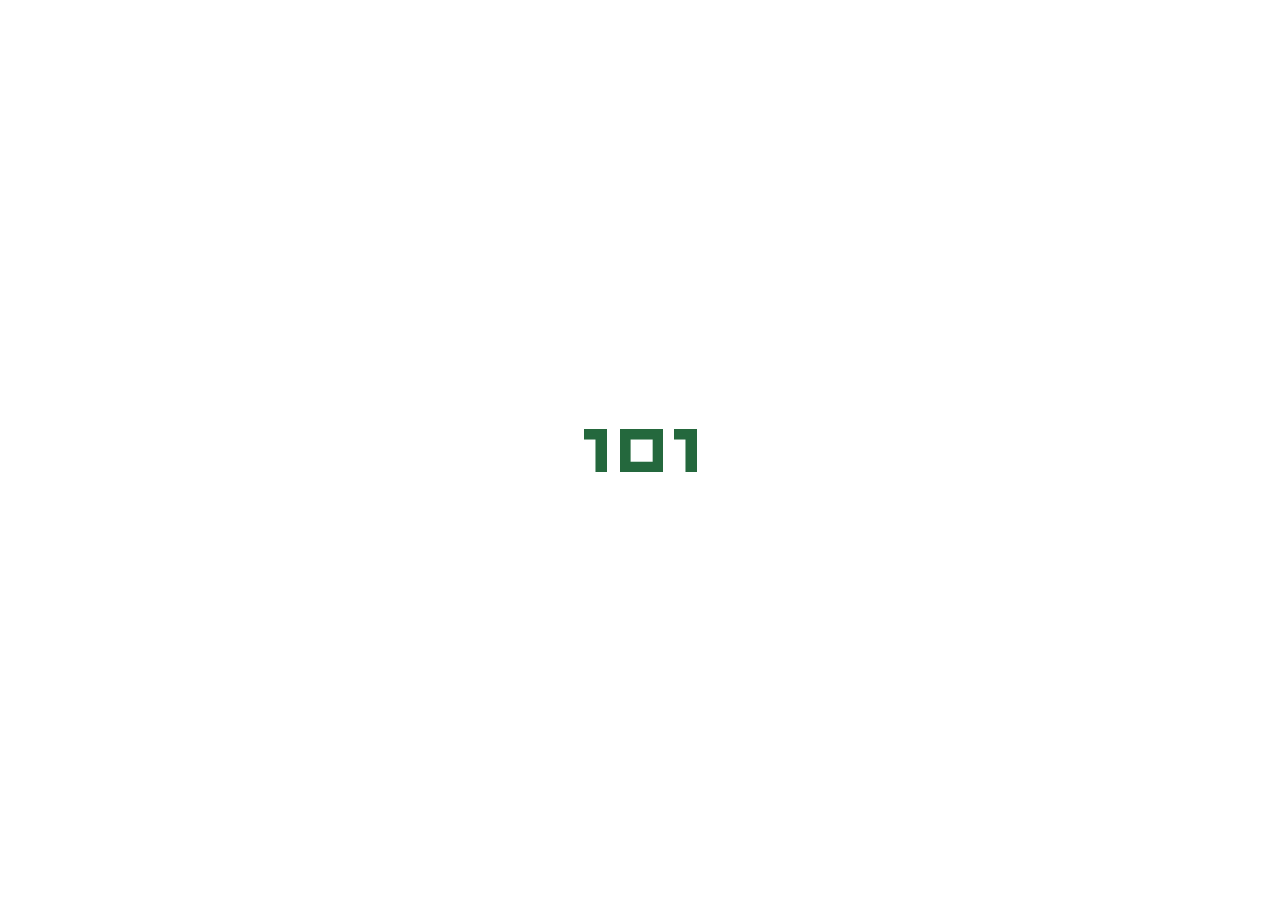
<file: faq.html>
﻿<!DOCTYPE html>
<html lang="ru">

<head>
    <meta charset="UTF-8">
    <!-- <meta name="viewport" content="width=device-width, initial-scale=1.0"> -->
    <meta name="viewport" content="width=device-width, user-scalable=no, initial-scale=1.0">
    <link rel="apple-touch-icon" sizes="180x180" href="img/apple-touch-icon.png">
    <link rel="icon" type="image/png" sizes="32x32" href="img/favicon-32x32.png">
    <link rel="icon" type="image/png" sizes="16x16" href="img/favicon-16x16.png">
    <link rel="manifest" href="img/site.webmanifest">
    <link rel="mask-icon" href="img/safari-pinned-tab.svg" color="#1B6D39">
    <meta name="msapplication-TileColor" content="#1B6D39">
    <meta name="theme-color" content="#ffffff">
    <link rel="stylesheet" href="css/style.css">
    <link rel="stylesheet" href="css/button.css">
    <link rel="stylesheet" href="css/media1920.css">
    <link rel="stylesheet" href="css/media.css">
    <meta name="description" content="Разработка сайтов, онлайн-продвижение, IT-поддержка и интеграции"> <!-- appdate -->
    <meta name="Keywords" content="модуль бронирования, бронирование отеля, продвижение ресторана, ИТ консалтинг отель"> <!-- appdate -->
    <title>Компания 101 | Онлайн-продвижение, разработка, IT-поддержка</title> <!-- appdate -->
    <!-- Yandex.Metrika counter -->
    <script type="text/javascript">
        (function(m,e,t,r,i,k,a){m[i]=m[i]||function(){(m[i].a=m[i].a||[]).push(arguments)};
            m[i].l=1*new Date();
            for (var j = 0; j < document.scripts.length; j++) {if (document.scripts[j].src === r) { return; }}
            k=e.createElement(t),a=e.getElementsByTagName(t)[0],k.async=1,k.src=r,a.parentNode.insertBefore(k,a)})
        (window, document, "script", "https://mc.yandex.ru/metrika/tag.js", "ym");

        ym(96850866, "init", {
            clickmap:true,
            trackLinks:true,
            accurateTrackBounce:true,
            webvisor:true
        });
    </script>
    <noscript><div><img src="watch/96850866" style="position:absolute; left:-9999px;" alt=""></div></noscript>
    <!-- /Yandex.Metrika counter -->
</head>

<body class="body body-height">
    <header>
        <div class="header-nav">
            <div class="logo link-element">
                <a href="index.htm">
                    <svg xmlns="http://www.w3.org/2000/svg" width="60" height="23" viewbox="0 0 60 23" fill="none">
                        <path d="M48 0H60V5.59459V23H54V5.63265H48V0Z" fill="#1C2818"></path>
                        <path d="M0 0H12V5.59459V23H6V5.63265H0V0Z" fill="#1C2818"></path>
                        <path fill-rule="evenodd" clip-rule="evenodd" d="M42.1055 0H19.1055V23H42.1055V0ZM36.4691 5.63281H24.7344V17.3675H36.4691V5.63281Z" fill="#1C2818"></path>
                    </svg>
                </a>
            </div>

            <nav>
                <div class="nav-item link-element">
                    <a href="index.htm">о нас</a>
                </div>

                <div class="nav-item link-element">
                    <a href="contact.html">связаться</a>
                </div>
                <div class="nav-item nav-item-active link-element">
                    <a href="question.html">ответы на вопросы</a>
                </div>
            </nav>
        </div>

        <div class="phone-wrap link-element">
            <a class="phone" href="tel:+79691017227">
                +7 (969) 101-72-27
            </a>
            <div class="cube"></div>
        </div>
    </header>

    <style>
        button div span:nth-child(8) {
            margin: 0 0 0 5px;
        }

        .burgrer-wrap {
            bottom: 124px;
        }
    </style>

    <main>
        <div class="politics-bg-wrap"></div> <!-- фон -->
        <div class="custom-cursor"></div> <!-- курсор -->
        <div class="preloader hide"> <!-- прелодер -->
            <div class="preloader-wrap">
                <svg xmlns="http://www.w3.org/2000/svg" width="113" height="43" viewbox="0 0 113 43" fill="none">
                    <path fill-rule="evenodd" clip-rule="evenodd" d="M0 0H23V10.4595V43H11.5V10.5306H0V0ZM90 0H113V10.4595V43H101.5V10.5306H90V0ZM36 0H79V43H36V0ZM46.5859 10.6086H68.6863V32.709H46.5859V10.6086Z" fill="#62B480" fill-opacity="0.14"></path>
                </svg>
                <div class="load-line">
                    <svg xmlns="http://www.w3.org/2000/svg" width="113" height="43" viewbox="0 0 113 43" fill="none">
                        <g clip-path="url(#clip0_794_17438)">
                            <path fill-rule="evenodd" clip-rule="evenodd" d="M0 0H23V10.4595V43H11.5V10.5306H0V0ZM90 0H113V10.4595V43H101.5V10.5306H90V0ZM36 0H79V43H36V0ZM46.5859 10.6094H68.6863V32.7097H46.5859V10.6094Z" fill="#24683D"></path>
                        </g>
                        <defs>
                            <clippath id="clip0_794_17438">
                                <rect width="113" height="43" fill="white"></rect>
                            </clippath>
                        </defs>
                    </svg>
                </div>
            </div>
        </div>
        <div class="burgrer-menu"> <!-- мобильное меню -->
            <div class="burgrer-wrap">
                <div class="items-mobile-wrap">
                    <div class="burgrer-item ">
                        <a href="index.htm">
                            О НАС
                        </a>
                    </div>

                    <div class="burgrer-item ">
                        <a href="contact.html">
                            СВЯЗАТЬСЯ
                        </a>
                    </div>

                    <div class="burgrer-item burgrer-item-active">
                        <a href="faq.html">
                            ОТВЕТЫ НА ВОПРОСЫ
                        </a>
                    </div>
                </div>
            </div>
            <div class="burgrer-menu-btn"> <!-- мобильная кнопка -->
                <svg class="open-btn" xmlns="http://www.w3.org/2000/svg" width="24" height="24" viewbox="0 0 24 24" fill="none">
                    <rect y="7" width="24" height="2" fill="#24683D"></rect>
                    <rect x="8" y="15" width="16" height="2" fill="#24683D"></rect>
                </svg>
                <div class="cross"></div>
            </div>
        </div>
        <style>
            .burgrer-menu-btn {
                bottom: 124px;
            }

            .logo {
                width: 145px
            }
        </style>

        <section class="question">
            <svg class="screen-svg-top question-svg" xmlns="http://www.w3.org/2000/svg" width="471" height="145" viewbox="0 0 471 145" fill="none">
                <g clip-path="url(#clip0_794_16976)">
                    <rect width="497" height="1" transform="matrix(1 0 0 -1 -26 81)" fill="#D3E1E1"></rect>
                    <rect width="122" height="1" transform="matrix(1 0 0 -1 185 124)" fill="#D3E1E1"></rect>
                    <rect width="614" height="1" transform="matrix(1 0 0 -1 -183 41)" fill="#D3E1E1"></rect>
                    <rect width="3" height="3" transform="matrix(1 0 0 -1 20 82)" fill="#D3E1E1"></rect>
                    <rect width="3" height="3" transform="matrix(1 0 0 -1 20 42)" fill="#D3E1E1"></rect>
                    <rect width="3" height="3" transform="matrix(1 0 0 -1 61 42)" fill="#D3E1E1"></rect>
                    <rect width="3" height="3" transform="matrix(1 0 0 -1 266 82)" fill="#D3E1E1"></rect>
                    <rect width="3" height="3" transform="matrix(1 0 0 -1 102 82)" fill="#D3E1E1"></rect>
                    <rect width="3" height="3" transform="matrix(1 0 0 -1 266 42)" fill="#D3E1E1"></rect>
                    <rect width="3" height="3" transform="matrix(1 0 0 -1 184 125)" fill="#D3E1E1"></rect>
                    <rect width="3" height="3" transform="matrix(1 0 0 -1 143 42)" fill="#D3E1E1"></rect>
                    <rect width="3" height="3" transform="matrix(1 0 0 -1 348 82)" fill="#D3E1E1"></rect>
                    <rect width="3" height="3" transform="matrix(1 0 0 -1 184 82)" fill="#D3E1E1"></rect>
                    <rect width="3" height="3" transform="matrix(1 0 0 -1 348 42)" fill="#D3E1E1"></rect>
                    <rect width="3" height="3" transform="matrix(1 0 0 -1 266 125)" fill="#D3E1E1"></rect>
                    <rect width="3" height="3" transform="matrix(1 0 0 -1 61 82)" fill="#D3E1E1"></rect>
                    <rect width="3" height="3" transform="matrix(1 0 0 -1 102 42)" fill="#D3E1E1"></rect>
                    <rect width="3" height="3" transform="matrix(1 0 0 -1 307 82)" fill="#D3E1E1"></rect>
                    <rect width="3" height="3" transform="matrix(1 0 0 -1 143 82)" fill="#D3E1E1"></rect>
                    <rect width="3" height="3" transform="matrix(1 0 0 -1 307 42)" fill="#D3E1E1"></rect>
                    <rect width="3" height="3" transform="matrix(1 0 0 -1 225 125)" fill="#D3E1E1"></rect>
                    <rect width="3" height="3" transform="matrix(1 0 0 -1 184 42)" fill="#D3E1E1"></rect>
                    <rect width="3" height="3" transform="matrix(1 0 0 -1 389 82)" fill="#D3E1E1"></rect>
                    <rect width="3" height="3" transform="matrix(1 0 0 -1 225 82)" fill="#D3E1E1"></rect>
                    <rect width="3" height="3" transform="matrix(1 0 0 -1 389 42)" fill="#D3E1E1"></rect>
                    <rect width="3" height="3" transform="matrix(1 0 0 -1 307 125)" fill="#D3E1E1"></rect>
                    <rect width="1" height="149" transform="matrix(1 0 0 -1 103 149)" fill="#D3E1E1"></rect>
                    <rect width="1" height="198" transform="matrix(1 0 0 -1 267 198)" fill="#D3E1E1"></rect>
                    <rect width="1" height="238" transform="matrix(1 0 0 -1 185 238)" fill="#D3E1E1"></rect>
                    <rect width="1" height="183" transform="matrix(1 0 0 -1 21 183)" fill="#D3E1E1"></rect>
                    <rect width="1" height="183" transform="matrix(1 0 0 -1 144 183)" fill="#D3E1E1"></rect>
                    <rect width="1" height="278" transform="matrix(1 0 0 -1 308 278)" fill="#D3E1E1"></rect>
                    <rect width="1" height="164" transform="matrix(1 0 0 -1 349 164)" fill="#D3E1E1"></rect>
                    <rect width="1" height="156" transform="matrix(1 0 0 -1 390 156)" fill="#D3E1E1"></rect>
                    <rect width="1" height="278" transform="matrix(1 0 0 -1 226 278)" fill="#D3E1E1"></rect>
                    <rect width="1" height="118" transform="matrix(1 0 0 -1 62 118)" fill="#D3E1E1"></rect>
                    <rect width="3" height="3" transform="matrix(1 0 0 -1 184 82)" fill="#80A28C"></rect>
                    <rect width="3" height="3" transform="matrix(1 0 0 -1 61 42)" fill="#80A28C"></rect>
                    <rect x="268" y="81" width="81" height="1" transform="rotate(-180 268 81)" fill="url(#paint0_linear_794_16976)"></rect>
                    <rect x="145" y="41" width="81" height="1" transform="rotate(-180 145 41)" fill="url(#paint1_linear_794_16976)"></rect>
                </g>
                <defs>
                    <lineargradient id="paint0_linear_794_16976" x1="349" y1="81.5001" x2="267.024" y2="81.4999" gradientunits="userSpaceOnUse">
                        <stop stop-color="#24683D" stop-opacity="0.54"></stop>
                        <stop offset="1" stop-color="#D3E1E1" stop-opacity="0"></stop>
                    </lineargradient>
                    <lineargradient id="paint1_linear_794_16976" x1="226" y1="41.5001" x2="144.024" y2="41.4999" gradientunits="userSpaceOnUse">
                        <stop stop-color="#24683D" stop-opacity="0.54"></stop>
                        <stop offset="1" stop-color="#D3E1E1" stop-opacity="0"></stop>
                    </lineargradient>
                    <clippath id="clip0_794_16976">
                        <rect width="471" height="145" fill="white" transform="matrix(1 0 0 -1 0 145)"></rect>
                    </clippath>
                </defs>
            </svg>

            <svg class="screen-svg-bottom question-bottom-svg" xmlns="http://www.w3.org/2000/svg" width="513" height="177" viewbox="0 0 513 177" fill="none">
                <g clip-path="url(#clip0_794_16904)">
                    <g clip-path="url(#clip1_794_16904)">
                        <rect width="486" height="1" transform="matrix(-1 0 0 1 232 157)" fill="#D3E1E1"></rect>
                        <rect width="122" height="1" transform="matrix(-1 0 0 1 21 114)" fill="#D3E1E1"></rect>
                        <rect width="410" height="1" transform="matrix(-1 0 0 1 430 114)" fill="#D3E1E1"></rect>
                        <rect width="3" height="3" transform="matrix(-1 0 0 1 186 156)" fill="#D3E1E1"></rect>
                        <rect width="3" height="3" transform="matrix(-1 0 0 1 227 156)" fill="#D3E1E1"></rect>
                        <rect width="3" height="3" transform="matrix(-1 0 0 1 227 113)" fill="#D3E1E1"></rect>
                        <rect width="3" height="3" transform="matrix(-1 0 0 1 186 113)" fill="#D3E1E1"></rect>
                        <rect width="3" height="3" transform="matrix(-1 0 0 1 309 120)" fill="#D3E1E1"></rect>
                        <rect width="3" height="3" transform="matrix(-1 0 0 1 104 156)" fill="#D3E1E1"></rect>
                        <rect width="3" height="3" transform="matrix(-1 0 0 1 22 113)" fill="#D3E1E1"></rect>
                        <rect width="3" height="3" transform="matrix(-1 0 0 1 63 113)" fill="#D3E1E1"></rect>
                        <rect width="3" height="3" transform="matrix(-1 0 0 1 104 113)" fill="#D3E1E1"></rect>
                        <rect width="3" height="3" transform="matrix(-1 0 0 1 22 156)" fill="#D3E1E1"></rect>
                        <rect width="3" height="3" transform="matrix(-1 0 0 1 145 156)" fill="#D3E1E1"></rect>
                        <rect width="3" height="3" transform="matrix(-1 0 0 1 63 156)" fill="#D3E1E1"></rect>
                        <rect width="1" height="159" transform="matrix(-1 0 0 1 103 79)" fill="#D3E1E1"></rect>
                        <rect width="1" height="149" transform="matrix(-1 0 0 1 431 89)" fill="#D3E1E1"></rect>
                        <rect width="1" height="238" transform="matrix(-1 0 0 1 21 0)" fill="#D3E1E1"></rect>
                        <rect width="1" height="183" transform="matrix(-1 0 0 1 185 55)" fill="#D3E1E1"></rect>
                        <rect width="1" height="183" transform="matrix(-1 0 0 1 62 55)" fill="#D3E1E1"></rect>
                        <rect width="1" height="81" transform="matrix(-1 0 0 1 390 157)" fill="#D3E1E1"></rect>
                        <rect width="1" height="149" transform="matrix(-1 0 0 1 226 89)" fill="#D3E1E1"></rect>
                        <rect width="1" height="149" transform="matrix(-1 0 0 1 308 89)" fill="#D3E1E1"></rect>
                        <rect width="1" height="80" transform="matrix(-1 0 0 1 144 158)" fill="#D3E1E1"></rect>
                        <rect width="1" height="118" transform="matrix(-1 0 0 1 472 120)" fill="#D3E1E1"></rect>
                        <rect x="22" y="159" width="3" height="3" transform="rotate(180 22 159)" fill="#80A28C"></rect>
                        <rect x="186" y="159" width="3" height="3" transform="rotate(180 186 159)" fill="#80A28C"></rect>
                        <rect x="473" y="123" width="3" height="3" transform="rotate(180 473 123)" fill="#80A28C"></rect>
                        <rect width="81" height="1" transform="matrix(1 0 0 -1 -62 158)" fill="url(#paint0_linear_794_16904)"></rect>
                        <rect width="74" height="1" transform="matrix(0 -1 -1 0 185 233)" fill="url(#paint1_linear_794_16904)"></rect>
                        <rect width="74" height="1" transform="matrix(0 -1 -1 0 472 197)" fill="url(#paint2_linear_794_16904)"></rect>
                    </g>
                </g>
                <defs>
                    <lineargradient id="paint0_linear_794_16904" x1="81" y1="0.500069" x2="-0.975906" y2="0.499876" gradientunits="userSpaceOnUse">
                        <stop stop-color="#24683D" stop-opacity="0.54"></stop>
                        <stop offset="1" stop-color="#D3E1E1" stop-opacity="0"></stop>
                    </lineargradient>
                    <lineargradient id="paint1_linear_794_16904" x1="74" y1="0.500069" x2="-0.891568" y2="0.499908" gradientunits="userSpaceOnUse">
                        <stop stop-color="#24683D" stop-opacity="0.54"></stop>
                        <stop offset="1" stop-color="#D3E1E1" stop-opacity="0"></stop>
                    </lineargradient>
                    <lineargradient id="paint2_linear_794_16904" x1="74" y1="0.500069" x2="-0.891568" y2="0.499908" gradientunits="userSpaceOnUse">
                        <stop stop-color="#24683D" stop-opacity="0.54"></stop>
                        <stop offset="1" stop-color="#D3E1E1" stop-opacity="0"></stop>
                    </lineargradient>
                    <clippath id="clip0_794_16904">
                        <rect width="513" height="177" fill="white" transform="matrix(-1 0 0 -1 513 177)"></rect>
                    </clippath>
                    <clippath id="clip1_794_16904">
                        <rect width="856" height="278" fill="white" transform="matrix(-1 0 0 1 602 -40)"></rect>
                    </clippath>
                </defs>
            </svg>

            <div class="screen-wrap question-wrap">
                <h1 class="screen-title question-title">ОТВЕТЫ НА ВОПРОСЫ</h1>
                <p class="screen-text question-text">
                    Если вы не нашли ответ на свой вопрос,
                    вы всегда можете его задать. Мы вернемся
                    с ответом в ближайшее время.
                </p>

                <a href="contact.html">
                    <button class="contact-btn question-btn link-element">
                        ЗАДАТЬ ВОПРОС
                    </button>
                </a>
            </div>
        </section>

        <a href="contact.html" class="question-btn-mobile">
            <button class="contact-btn question-btn link-element">
                ЗАДАТЬ ВОПРОС
            </button>
        </a>

        <div class="question-text-wrap">
            <div class="question-mobile-title">
                <h1 class="screen-title">
                    ОТВЕТЫ НА ВОПРОСЫ
                </h1>
                <p style="padding: 12px 0 28px 0; margin: 0">
                    Если вы не нашли ответ на свой вопрос, <br> 
                    вы всегда можете его задать. <br>
                    Мы вернемся с ответом в ближайшее время.
                </p>
            </div>
            <h2 style="margin: 28px 0 0 0;">КАКИЕ ГАРАНТИИ ДАЕТ КОМПАНИЯ “101”?</h2>
            <p>
                Мы понимаем важность стабильности работы программных продуктов для 
                отелей. Нам важно, чтобы клиенты были уверены в продукте, который мы разработали.
                Для этого предусмотрены базовые гарантийные обязательства в 1 год.
            </p>

            <h2>ЕСТЬ ЛИ ДОПОЛНИТЕЛЬНЫЕ КОМИССИИ ЗА БРОНИРОВАНИЕ?</h2>
            <p>
                Никаких комиссий нет. Мы разрабатываем для вас независимый канал бронирования, который 
                будет принадлежать отелю и все бронирования будут поступать напрямую.
            </p>

            <h2>ЧТО ВХОДИТ В IT-ПОДДЕРЖКУ?</h2>
            <p>
                Мы оказываем комплексную IT-поддержку, которая покрывает все нужды отеля от повышения безопасности и обеспечения работоспособности всей IT-инфраструктуры до комплексного онлайн-продвижения и поддержки сайта.
            </p>

            <h2>СМОЖЕТ ЛИ “101” ПОДГОТОВИТЬ КОНТЕНТ ДЛЯ САЙТА?</h2>
            <p>
                Мы выполняем часть задач самостоятельно. Тексты и графические материалы готовят специалисты команды “101”. Помимо этого, мы работаем с компаниями-партнерами, которые организуют фото и видеосъемку, а также подготовку 3D-туров.
            </p>

            <h2>ЧТО ВХОДИТ В ОНЛАЙН-ПРОДВИЖЕНИЕ?</h2>
            <p style="margin-bottom: 40px;">
                Мы начинаем с аудита и разработки стратегии. В аудит входит изучение ваших задач и позиционирование. Далее мы изучаем ваших конкурентов по тем же критериям. На базе информации из аудита мы строим кампании двух типов: общее и целевое. В общее входит ознакомление с инфраструктурой и предложениями отеля. В целевое продвижение акций, тарифов, спецпредложений и мероприятий. 
            </p>
        </div>
    </main>

    <!-- <footer>
        <div class="links-wrap">
            <div class="contact-item">
                <a href="" class="link-element">
                    <div class="bg-square">
                        <svg width="20" height="20" viewBox="0 0 20 20" fill="none" xmlns="http://www.w3.org/2000/svg">
                            <path
                                d="M9.6401 13.3824C9.02888 13.9616 8.43638 14.5246 7.84121 15.0857C7.31826 15.5786 6.81672 15.4555 6.586 14.7781C6.17406 13.5704 5.76012 12.3626 5.35821 11.1516C5.29334 10.957 5.19772 10.854 4.99576 10.8005C3.885 10.5062 2.77758 10.1979 1.66882 9.89567C1.32041 9.80071 1.1646 9.65293 1.15657 9.40148C1.14855 9.15472 1.28965 9.00225 1.63806 8.87653C6.41614 7.1512 11.1936 5.4232 15.975 3.70523C16.1769 3.63234 16.4197 3.5989 16.6283 3.63434C17.0209 3.70122 17.2362 4.07704 17.1479 4.46825C16.3221 8.13156 15.4962 11.7949 14.6663 15.4568C14.5319 16.05 13.9146 16.2774 13.3877 15.925C12.5003 15.3311 11.6209 14.7259 10.7375 14.1254C10.3797 13.8833 10.0206 13.6406 9.6401 13.3824ZM7.03138 14.1234C7.05211 14.1194 7.07284 14.116 7.09424 14.112C7.11229 14.0358 7.13704 13.9602 7.1464 13.8833C7.21929 13.2788 7.29686 12.6743 7.35705 12.0677C7.37778 11.8617 7.45201 11.7126 7.61384 11.5809C9.57189 9.98395 11.5266 8.38167 13.4813 6.78072C13.7394 6.5694 14.0029 6.3641 14.2503 6.14075C14.3065 6.08992 14.3072 5.97691 14.3333 5.89265C14.2436 5.88262 14.154 5.86724 14.0638 5.86456C14.0357 5.86389 14.0062 5.89465 13.9768 5.91137C11.3688 7.40866 8.76072 8.90528 6.15267 10.4032C5.88584 10.5564 5.84639 10.6607 5.94536 10.9583C6.27371 11.9467 6.60272 12.9351 6.93441 13.9228C6.95782 13.993 6.99861 14.0572 7.03138 14.1234Z"
                                fill="#24683D" />
                        </svg>
                    </div>
                    <p>TELEGRAM</p>
                </a>
            </div>

            <div class="contact-item">
                <a href="" class="link-element">
                    <div class="bg-square">
                        <svg xmlns="http://www.w3.org/2000/svg" width="20" height="20" viewBox="0 0 20 20" fill="none">
                            <path
                                d="M18.1839 9.96318C18.1393 14.0561 15.0422 17.5103 10.9531 17.9932C9.41896 18.1744 7.95148 17.9378 6.54378 17.3052C6.43042 17.2546 6.27859 17.2347 6.15905 17.2621C4.8915 17.5521 3.62738 17.855 2.36189 18.1546C1.95449 18.251 1.7848 18.093 1.86861 17.6854C2.12968 16.4175 2.39968 15.151 2.6525 13.8811C2.68136 13.7347 2.66624 13.5528 2.60372 13.4194C0.326255 8.57493 3.23166 2.93029 8.51003 1.95577C12.8939 1.14607 17.117 3.99575 17.9902 8.36703C18.094 8.89088 18.1207 9.43045 18.1839 9.96318ZM4.04234 15.9416C4.82074 15.7596 5.54692 15.5983 6.2676 15.415C6.48332 15.3603 6.66126 15.3822 6.85363 15.484C8.05522 16.1235 9.32827 16.397 10.6941 16.2534C14.2219 15.8821 16.7907 12.6378 16.3235 9.12613C15.8467 5.54471 12.5476 3.08074 8.97789 3.64014C4.82074 4.29118 2.39487 8.71854 4.16463 12.5161C4.47723 13.1863 4.54455 13.7751 4.3515 14.4548C4.21753 14.9274 4.14883 15.417 4.04234 15.9416Z"
                                fill="#24683D" />
                            <path
                                d="M12.2103 13.8916C11.0341 13.8615 10.0963 13.4437 9.24028 12.8344C8.04486 11.9836 6.98617 10.9948 6.29777 9.67559C5.95633 9.02045 5.76259 8.31948 5.91716 7.57749C6.05388 6.92371 6.49701 6.46483 7.02258 6.09281C7.27884 5.91159 7.6567 6.01964 7.79685 6.30618C8.05448 6.83412 8.29975 7.37096 8.50654 7.91942C8.56219 8.06577 8.48937 8.28256 8.42341 8.446C8.36502 8.59098 8.23379 8.70655 8.13624 8.8358C7.91364 9.13124 7.87586 9.37401 8.12731 9.64687C8.63433 10.1981 9.16814 10.7281 9.72119 11.2341C9.98844 11.479 10.3148 11.667 10.6315 11.8503C10.9544 12.0363 11.212 12.0144 11.4353 11.7279C11.8297 11.2211 12.2824 11.1418 12.8567 11.3771C13.1872 11.5125 13.5465 11.5761 13.89 11.68C14.351 11.8195 14.509 12.2251 14.2452 12.6203C13.8852 13.1599 13.4812 13.6591 12.8004 13.8109C12.5758 13.8609 12.3435 13.8745 12.2103 13.8916Z"
                                fill="#24683D" />
                        </svg>
                    </div>
                    <p>WHATSAPP</p>
                </a>
            </div>

            <div class="contact-item">
                <a href="mailto:sales@100-1.tech" class="link-element">
                    <div class="bg-square">
                        <svg xmlns="http://www.w3.org/2000/svg" width="20" height="20" viewBox="0 0 20 20" fill="none">
                            <path
                                d="M9.99863 17C8.11971 17 6.22986 17 4.35093 17C2.74511 17 1.45608 15.9882 1.09558 14.4485C1.03004 14.1846 1.00819 13.8987 1.00819 13.6237C0.997269 11.2042 0.997269 8.78476 1.00819 6.36528C1.00819 4.63865 2.14429 3.29694 3.83751 3.03299C4.00137 3.011 4.17615 3 4.35093 3C8.11971 3 11.8885 3 15.6573 3C17.3396 3 18.6504 4.09976 18.9563 5.74941C18.9891 5.94737 19 6.15632 19 6.36528C19 8.78476 19 11.2042 19 13.6237C19 15.3504 17.8639 16.6921 16.1707 16.956C15.985 16.989 15.7883 16.989 15.6026 16.989C13.7237 17 11.8557 17 9.99863 17ZM2.63587 6.53024C2.63587 6.61823 2.63587 6.67321 2.63587 6.7282C2.63587 9.02671 2.63587 11.3362 2.63587 13.6347C2.63587 14.6465 3.335 15.3614 4.34001 15.3614C8.10878 15.3614 11.8776 15.3614 15.6463 15.3614C16.6513 15.3614 17.3505 14.6465 17.3505 13.6347C17.3505 11.3362 17.3505 9.02671 17.3505 6.7282C17.3505 6.67321 17.3505 6.61822 17.3396 6.54124C17.2522 6.60723 17.1866 6.66222 17.1211 6.70621C15.5808 7.90495 14.0514 9.11469 12.5112 10.3134C10.9927 11.4902 8.97178 11.4792 7.45335 10.3024C5.91306 9.09269 4.37278 7.88295 2.82157 6.68421C2.77788 6.62922 2.72326 6.59623 2.63587 6.53024ZM16.6732 4.96858C16.3345 4.72663 15.9741 4.64965 15.5917 4.64965C11.8666 4.64965 8.13063 4.64965 4.40555 4.64965C4.27447 4.64965 4.13245 4.66064 4.00137 4.68264C3.76104 4.72663 3.53163 4.80361 3.32408 4.96858C3.3787 5.01257 3.42239 5.04556 3.45517 5.07855C5.09376 6.36528 6.74329 7.652 8.38188 8.93873C9.41966 9.75255 10.5776 9.74156 11.6154 8.92773C12.3473 8.35585 13.0792 7.78398 13.8111 7.2121C14.7615 6.47526 15.701 5.72742 16.6732 4.96858Z"
                                fill="#24683D" />
                        </svg>
                    </div>
                    <p>sales@100-1.tech</p>
                </a>
            </div>

            <div class="contact-item" style="border: none;">
                <a href="tel:+79925625678" class="link-element">
                    <div class="bg-square">
                        <svg xmlns="http://www.w3.org/2000/svg" width="20" height="20" viewBox="0 0 20 20" fill="none">
                            <path
                                d="M13.4421 17C11.507 16.9466 9.96419 16.205 8.55585 15.1235C6.58915 13.6135 4.84738 11.8583 3.71483 9.51691C3.15308 8.35409 2.83433 7.10994 3.08865 5.79296C3.31358 4.63257 4.04261 3.81811 4.90728 3.1578C5.32888 2.83614 5.95054 3.02792 6.18112 3.5365C6.60498 4.47356 7.00849 5.42639 7.34871 6.39986C7.44026 6.65962 7.32045 7.04439 7.21194 7.33449C7.11587 7.59182 6.89998 7.79695 6.73948 8.02636C6.37327 8.55072 6.3111 8.98162 6.72479 9.46593C7.55894 10.4443 8.43717 11.3849 9.34706 12.2832C9.78674 12.7177 10.3236 13.0515 10.8447 13.3768C11.3759 13.707 11.7998 13.6681 12.1671 13.1595C12.8159 12.2601 13.5608 12.1193 14.5057 12.5368C15.0494 12.7772 15.6405 12.8901 16.2056 13.0746C16.9641 13.3222 17.224 14.042 16.79 14.7435C16.1977 15.7012 15.5331 16.5873 14.413 16.8568C14.0434 16.9454 13.6614 16.9697 13.4421 17Z"
                                fill="#24683D" />
                        </svg>
                    </div>
                    <p>+7 (992) 562-56-78</p>
                </a>
            </div>
        </div>

        <span class="footer-wrap">
            <div class="footer-left">
                <svg xmlns="http://www.w3.org/2000/svg" width="102" height="39" viewBox="0 0 102 39" fill="none">
                    <path d="M82 0H102V9.48649V39H92V9.55102H82V0Z" fill="#1C2818" />
                    <path d="M0 0H20V9.48649V39H10V9.55102H0V0Z" fill="#1C2818" />
                    <path fill-rule="evenodd" clip-rule="evenodd"
                        d="M71.5805 0H32.4805V39H71.5805V0ZM62.0037 9.55078H42.0547V29.4487H62.0037V9.55078Z"
                        fill="#1C2818" />
                </svg>

                <p class="footer-text">КОМПАНИЯ “101”</p>

                <address>г. Москва, Пресненская набережная, д. 12</address>
            </div>

            <div class="footer-right">
                <ul>
                    <li class="footer-link link-element">
                        <a href="">О НАС</a>
                    </li>

                    <li class="footer-link link-element">
                        <a href="">СВЯЗАТЬСЯ</a>
                    </li>

                    <li class="footer-link link-element">
                        <a href="">ОТВЕТЫ НА ВОПРОСЫ</a>
                    </li>

                    <li class="footer-link link-element">
                        <a href="">ПОЛИТИКА КОНФИДЕЦИАЛЬНОСТИ</a>
                    </li>
                </ul>
            </div>
        </span>
    </footer> -->

    <script src="js/script.js"></script>
    <script>
        document.querySelectorAll('button').forEach(button => button.innerHTML = '<div><span>' + button.textContent.trim().split('').join('</span><span>') + '</span></div>');
    </script>
</body>

</html>
</file>
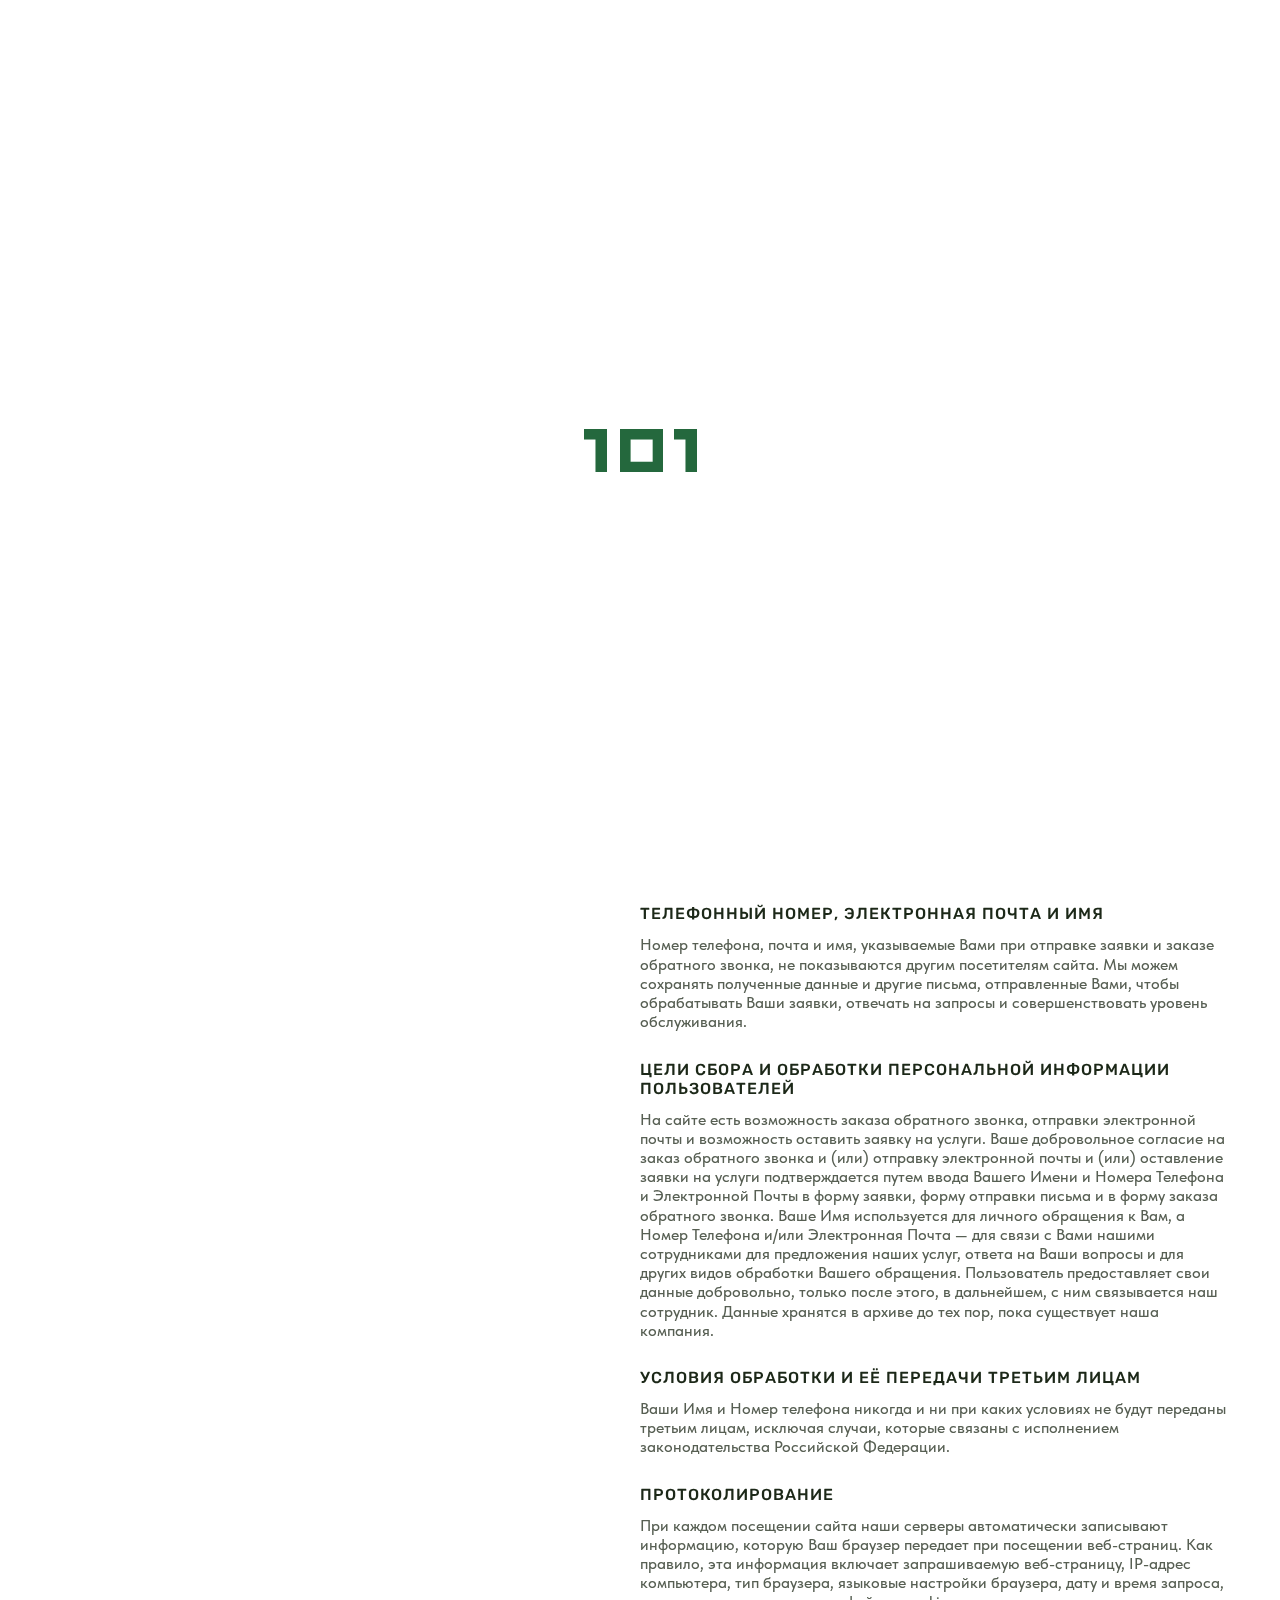
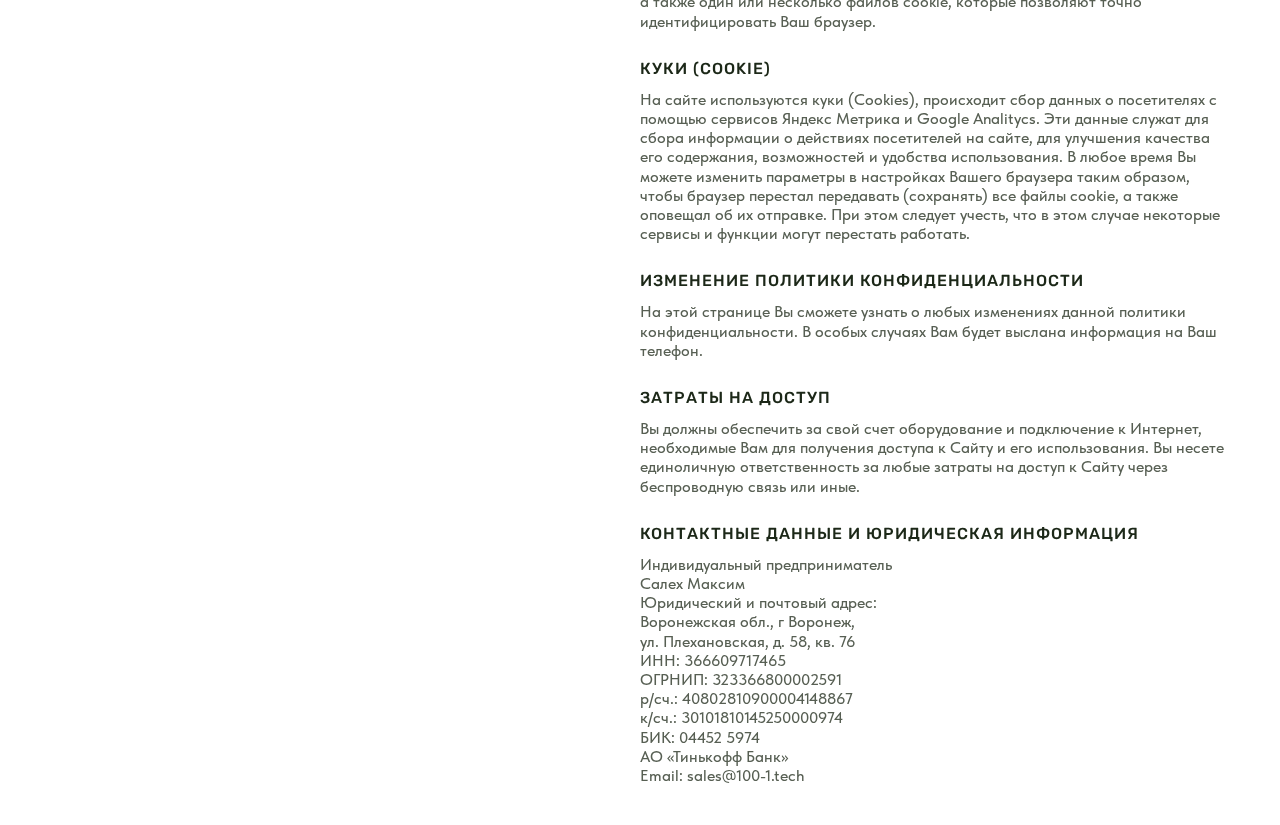
<file: policy.html>
﻿<!DOCTYPE html>
<html lang="ru">

<head>
    <meta charset="UTF-8">
    <!-- <meta name="viewport" content="width=device-width, initial-scale=1.0"> -->
    <meta name="viewport" content="width=device-width, user-scalable=no, initial-scale=1.0">
    <link rel="apple-touch-icon" sizes="180x180" href="img/apple-touch-icon.png">
    <link rel="icon" type="image/png" sizes="32x32" href="img/favicon-32x32.png">
    <link rel="icon" type="image/png" sizes="16x16" href="img/favicon-16x16.png">
    <link rel="manifest" href="img/site.webmanifest">
    <link rel="mask-icon" href="img/safari-pinned-tab.svg" color="#1B6D39">
    <meta name="msapplication-TileColor" content="#1B6D39">
    <meta name="theme-color" content="#ffffff">
    <link rel="stylesheet" href="css/style.css">
    <link rel="stylesheet" href="css/button.css">
    <link rel="stylesheet" href="css/media1920.css">
    <link rel="stylesheet" href="css/media.css">
    <meta name="description" content="Разработка сайтов, онлайн-продвижение, IT-поддержка и интеграции"> <!-- appdate -->
    <meta name="Keywords" content="разработка сайта отеля под ключ, ИТ менеджер отель, системы онлайн бронирования отелей"> <!-- appdate -->
    <title>Компания 101 | Политика конфиденциальности</title> <!-- appdate -->
    <!-- Yandex.Metrika counter -->
    <script type="text/javascript">
        (function(m,e,t,r,i,k,a){m[i]=m[i]||function(){(m[i].a=m[i].a||[]).push(arguments)};
            m[i].l=1*new Date();
            for (var j = 0; j < document.scripts.length; j++) {if (document.scripts[j].src === r) { return; }}
            k=e.createElement(t),a=e.getElementsByTagName(t)[0],k.async=1,k.src=r,a.parentNode.insertBefore(k,a)})
        (window, document, "script", "https://mc.yandex.ru/metrika/tag.js", "ym");

        ym(96850866, "init", {
            clickmap:true,
            trackLinks:true,
            accurateTrackBounce:true,
            webvisor:true
        });
    </script>
    <noscript><div><img src="watch/96850866" style="position:absolute; left:-9999px;" alt=""></div></noscript>
    <!-- /Yandex.Metrika counter -->
</head>

<body class="body body-height">
    <header>
        <div class="header-nav">
            <div class="logo link-element">
                <a href="index.htm">
                    <svg xmlns="http://www.w3.org/2000/svg" width="60" height="23" viewbox="0 0 60 23" fill="none">
                        <path d="M48 0H60V5.59459V23H54V5.63265H48V0Z" fill="#1C2818"></path>
                        <path d="M0 0H12V5.59459V23H6V5.63265H0V0Z" fill="#1C2818"></path>
                        <path fill-rule="evenodd" clip-rule="evenodd" d="M42.1055 0H19.1055V23H42.1055V0ZM36.4691 5.63281H24.7344V17.3675H36.4691V5.63281Z" fill="#1C2818"></path>
                    </svg>
                </a>
            </div>

            <nav>
                <div class="nav-item link-element">
                    <a href="index.htm">о нас</a>
                </div>

                <div class="nav-item link-element">
                    <a href="contact.html">связаться</a>
                </div>
                <div class="nav-item link-element">
                    <a href="faq.html">ответы на вопросы</a>
                </div>
            </nav>
        </div>

        <div class="phone-wrap link-element">
            <a class="phone" href="tel:+79691017227">
                +7 (969) 101-72-27
            </a>
            <div class="cube"></div>
        </div>
    </header>

    <div class="politics-bg-wrap"></div> <!-- фон -->

    <main>
        <div class="custom-cursor"></div> <!-- курсор -->
        <div class="preloader hide"> <!-- прелодер -->
            <div class="preloader-wrap">
                <svg xmlns="http://www.w3.org/2000/svg" width="113" height="43" viewbox="0 0 113 43" fill="none">
                    <path fill-rule="evenodd" clip-rule="evenodd" d="M0 0H23V10.4595V43H11.5V10.5306H0V0ZM90 0H113V10.4595V43H101.5V10.5306H90V0ZM36 0H79V43H36V0ZM46.5859 10.6086H68.6863V32.709H46.5859V10.6086Z" fill="#62B480" fill-opacity="0.14"></path>
                </svg>
                <div class="load-line">
                    <svg xmlns="http://www.w3.org/2000/svg" width="113" height="43" viewbox="0 0 113 43" fill="none">
                        <g clip-path="url(#clip0_794_17438)">
                            <path fill-rule="evenodd" clip-rule="evenodd" d="M0 0H23V10.4595V43H11.5V10.5306H0V0ZM90 0H113V10.4595V43H101.5V10.5306H90V0ZM36 0H79V43H36V0ZM46.5859 10.6094H68.6863V32.7097H46.5859V10.6094Z" fill="#24683D"></path>
                        </g>
                        <defs>
                            <clippath id="clip0_794_17438">
                                <rect width="113" height="43" fill="white"></rect>
                            </clippath>
                        </defs>
                    </svg>
                </div>
            </div>
        </div>
        <div class="burgrer-menu"> <!-- мобильное меню -->
            <div class="burgrer-wrap">
                <div class="items-mobile-wrap">
                    <div class="burgrer-item ">
                        <a href="index.htm">
                            О НАС
                        </a>
                    </div>

                    <div class="burgrer-item ">
                        <a href="contact.html">
                            СВЯЗАТЬСЯ
                        </a>
                    </div>

                    <div class="burgrer-item">
                        <a href="faq.html">
                            ОТВЕТЫ НА ВОПРОСЫ
                        </a>
                    </div>
                </div>
            </div>
            <div class="burgrer-menu-btn"> <!-- мобильная кнопка -->
                <svg class="open-btn" xmlns="http://www.w3.org/2000/svg" width="24" height="24" viewbox="0 0 24 24" fill="none">
                    <rect y="7" width="24" height="2" fill="#24683D"></rect>
                    <rect x="8" y="15" width="16" height="2" fill="#24683D"></rect>
                </svg>
                <div class="cross"></div>
            </div>
        </div>
        <style>
            .items-mobile-wrap {
                padding: 13px 0 0 0;
            }
        </style>
        <section class="question politics">
            <svg class="screen-svg-bottom question-bottom-svg" xmlns="http://www.w3.org/2000/svg" width="489" height="278" viewbox="0 0 489 278" fill="none">
                <g clip-path="url(#clip0_794_16551)">
                <rect width="3" height="3" transform="matrix(-1 0 0 1 408 236)" fill="#D3E1E1"></rect>
                <rect width="561" height="1" transform="matrix(-1 0 0 1 324 197)" fill="#D3E1E1"></rect>
                <rect width="122" height="1" transform="matrix(-1 0 0 1 38 154)" fill="#D3E1E1"></rect>
                <rect width="643" height="1" transform="matrix(-1 0 0 1 406 237)" fill="#D3E1E1"></rect>
                <rect width="3" height="3" transform="matrix(-1 0 0 1 203 196)" fill="#D3E1E1"></rect>
                <rect width="3" height="3" transform="matrix(-1 0 0 1 203 236)" fill="#D3E1E1"></rect>
                <rect width="3" height="3" transform="matrix(-1 0 0 1 244 196)" fill="#D3E1E1"></rect>
                <rect width="3" height="3" transform="matrix(-1 0 0 1 244 236)" fill="#D3E1E1"></rect>
                <rect width="3" height="3" transform="matrix(-1 0 0 1 162 236)" fill="#D3E1E1"></rect>
                <rect width="3" height="3" transform="matrix(-1 0 0 1 121 196)" fill="#D3E1E1"></rect>
                <rect width="3" height="3" transform="matrix(-1 0 0 1 39 153)" fill="#D3E1E1"></rect>
                <rect width="3" height="3" transform="matrix(-1 0 0 1 80 236)" fill="#D3E1E1"></rect>
                <rect width="3" height="3" transform="matrix(-1 0 0 1 326 236)" fill="#D3E1E1"></rect>
                <rect width="3" height="3" transform="matrix(-1 0 0 1 39 196)" fill="#D3E1E1"></rect>
                <rect width="3" height="3" transform="matrix(-1 0 0 1 162 196)" fill="#D3E1E1"></rect>
                <rect width="3" height="3" transform="matrix(-1 0 0 1 121 236)" fill="#D3E1E1"></rect>
                <rect width="3" height="3" transform="matrix(-1 0 0 1 367 236)" fill="#D3E1E1"></rect>
                <rect width="3" height="3" transform="matrix(-1 0 0 1 80 196)" fill="#D3E1E1"></rect>
                <rect width="3" height="3" transform="matrix(-1 0 0 1 39 236)" fill="#D3E1E1"></rect>
                <rect width="1" height="149" transform="matrix(-1 0 0 1 120 129)" fill="#D3E1E1"></rect>
                <rect width="1" height="149" transform="matrix(-1 0 0 1 448 129)" fill="#D3E1E1"></rect>
                <rect width="1" height="238" transform="matrix(-1 0 0 1 38 40)" fill="#D3E1E1"></rect>
                <rect width="1" height="41" transform="matrix(-1 0 0 1 366 237)" fill="#D3E1E1"></rect>
                <rect width="1" height="183" transform="matrix(-1 0 0 1 202 95)" fill="#D3E1E1"></rect>
                <rect width="1" height="183" transform="matrix(-1 0 0 1 79 95)" fill="#D3E1E1"></rect>
                <rect width="1" height="74" transform="matrix(-1 0 0 1 407 204)" fill="#D3E1E1"></rect>
                <rect width="1" height="149" transform="matrix(-1 0 0 1 243 129)" fill="#D3E1E1"></rect>
                <rect width="1" height="149" transform="matrix(-1 0 0 1 325 129)" fill="#D3E1E1"></rect>
                <rect width="1" height="118" transform="matrix(-1 0 0 1 161 160)" fill="#D3E1E1"></rect>
                <rect width="1" height="118" transform="matrix(-1 0 0 1 489 160)" fill="#D3E1E1"></rect>
                <rect width="3" height="3" transform="matrix(-1 0 0 1 39 196)" fill="#80A28C"></rect>
                <rect width="3" height="3" transform="matrix(-1 0 0 1 162 236)" fill="#80A28C"></rect>
                <rect width="3" height="3" transform="matrix(-1 0 0 1 408 236)" fill="#80A28C"></rect>
                <rect x="-45" y="197" width="81" height="1" fill="url(#paint0_linear_794_16551)"></rect>
                <rect x="78" y="237" width="81" height="1" fill="url(#paint1_linear_794_16551)"></rect>
                <rect x="324" y="237" width="81" height="1" fill="url(#paint2_linear_794_16551)"></rect>
                </g>
                <defs>
                <lineargradient id="paint0_linear_794_16551" x1="36" y1="197.5" x2="-45.9759" y2="197.5" gradientunits="userSpaceOnUse">
                <stop stop-color="#24683D" stop-opacity="0.54"></stop>
                <stop offset="1" stop-color="#D3E1E1" stop-opacity="0"></stop>
                </lineargradient>
                <lineargradient id="paint1_linear_794_16551" x1="159" y1="237.5" x2="77.0241" y2="237.5" gradientunits="userSpaceOnUse">
                <stop stop-color="#24683D" stop-opacity="0.54"></stop>
                <stop offset="1" stop-color="#D3E1E1" stop-opacity="0"></stop>
                </lineargradient>
                <lineargradient id="paint2_linear_794_16551" x1="405" y1="237.5" x2="323.024" y2="237.5" gradientunits="userSpaceOnUse">
                <stop stop-color="#24683D" stop-opacity="0.54"></stop>
                <stop offset="1" stop-color="#D3E1E1" stop-opacity="0"></stop>
                </lineargradient>
                <clippath id="clip0_794_16551">
                <rect width="489" height="278" fill="white"></rect>
                </clippath>
                </defs>
            </svg>

            <div class="screen-wrap politics-wrap">
                <h1 class="screen-title">
                    СОГЛАСИЕ НА ОБРАБОТКУ ПЕРСОНАЛЬНЫХ 
                    ДАННЫХ И ПОЛИТИКА КОНФИДЕНЦИАЛЬНОСТИ <!-- appdate -->
                </h1>
            </div>
        </section>

        <div class="question-text-wrap politics-text-wrap">
            <h2>МЫ ПРИЗНАЕМ ВАЖНОСТЬ КОНФИДЕНЦИАЛЬНОСТИ ИНФОРМАЦИИ</h2> <!-- appdate -->
            <p>
                В этом документе описывается, какую личную информацию мы получаем 
                и собираем, когда Вы пользуетесь сайтом. Мы надеемся, что эти 
                сведения помогут Вам принимать осознанные решения в отношении 
                предоставляемой нам личной информации.
            </p>

            <h2>Я ДАЮ СОГЛАСИЕ</h2>
            <p>
                Индивидуальному предпринимателю САЛЕХ МАКСИМ, расположенному по адресу: Россия, 394030, Воронежская область, г Воронеж, ул. Плехановская, д. 58, кв. 76 (далее – Оператор), на обработку данных (далее – Согласие) со следующими условиями:
                1) Цели обработки персональных данных: заказ обратного звонка, возможность оставить заявку на услуги, отправка электронной почты субъекту персональных данных, заключение с субъектом персональных данных договора на оказание услуг и их дальнейшего исполнения, формирование статистической отчетности, предоставление субъекту персональных данных информации об оказываемых услугах, о текущих маркетинговых акциях и новых услугах.
                2) Согласие дается на обработку следующих персональных данных: имя, номер контактного телефона, адрес электронной почты;
                3) Оператор осуществляет обработку персональных данных как с использованием средств автоматизации, так и без использования средств автоматизации. В ходе обработки моих персональных данных Оператором могут быть совершены следующие действия: сбор, запись, систематизация, накопление, хранение, уточнение (обновление, изменение), извлечение, использование;
                4) Персональные данные обрабатываются до момента отзыва Согласия;
                5) Согласие может быть отозвано субъектом персональных данных или его представителем путем направления письменного заявления Оператору или его представителю по адресу электронной почты privacy@100-1.tech.
            </p>

            <h2>ОБЩЕДОСТУПНАЯ ИНФОРМАЦИЯ И ИДЕНТИФИКАЦИЯ ПОСЕТИТЕЛЕЙ</h2>
            <p>
                На нашем сайте не предусмотрена система регистрации, поэтому 
                если Вы просто просматриваете наш сайт, информация о 
                Вас не публикуется нигде на сайте.
            </p>

            <h2>ТЕЛЕФОННЫЙ НОМЕР, ЭЛЕКТРОННАЯ ПОЧТА И ИМЯ</h2>
            <p>
                Номер телефона, почта и имя, указываемые Вами при отправке заявки 
                и заказе обратного звонка, не показываются другим посетителям сайта. 
                Мы можем сохранять полученные данные и другие письма, отправленные 
                Вами, чтобы обрабатывать Ваши заявки, отвечать на запросы и 
                совершенствовать уровень обслуживания.
            </p>

            <h2>ЦЕЛИ СБОРА И ОБРАБОТКИ ПЕРСОНАЛЬНОЙ ИНФОРМАЦИИ ПОЛЬЗОВАТЕЛЕЙ</h2>
            <p>
                На сайте есть возможность заказа обратного звонка, отправки электронной 
                почты и возможность оставить заявку на услуги. Ваше добровольное согласие 
                на заказ обратного звонка и (или) отправку электронной почты и (или) 
                оставление заявки на услуги подтверждается путем ввода Вашего Имени и 
                Номера Телефона и Электронной Почты в форму заявки, форму отправки 
                письма и в форму заказа обратного звонка. Ваше Имя используется 
                для личного обращения к Вам, а Номер Телефона и/или Электронная 
                Почта — для связи с Вами нашими сотрудниками для предложения наших 
                услуг, ответа на Ваши вопросы и для других видов обработки Вашего 
                обращения. Пользователь предоставляет свои данные добровольно, только 
                после этого, в дальнейшем, с ним связывается наш сотрудник. Данные 
                хранятся в архиве до тех пор, пока существует наша компания.
            </p>

            <h2>УСЛОВИЯ ОБРАБОТКИ И ЕЁ ПЕРЕДАЧИ ТРЕТЬИМ ЛИЦАМ</h2>
            <p>
                Ваши Имя и Номер телефона никогда и ни при каких условиях 
                не будут переданы третьим лицам, исключая случаи, которые 
                связаны с исполнением законодательства Российской Федерации.
            </p>

            <h2>ПРОТОКОЛИРОВАНИЕ</h2>
            <p>
                При каждом посещении сайта наши серверы автоматически записывают 
                информацию, которую Ваш браузер передает при посещении веб-страниц. 
                Как правило, эта информация включает запрашиваемую веб-страницу, 
                IP-адрес компьютера, тип браузера, языковые настройки браузера, 
                дату и время запроса, а также один или несколько файлов cookie, 
                которые позволяют точно идентифицировать Ваш браузер.
            </p>

            <h2>КУКИ (COOKIE)</h2>
            <p>
                На сайте используются куки (Cookies), происходит сбор данных о 
                посетителях с помощью сервисов Яндекс Метрика и Google Analitycs. 
                Эти данные служат для сбора информации о действиях посетителей на 
                сайте, для улучшения качества его содержания, возможностей и 
                удобства использования. В любое время Вы можете изменить параметры 
                в настройках Вашего браузера таким образом, чтобы браузер перестал
                передавать (сохранять) все файлы cookie, а также оповещал об их
                отправке. При этом следует учесть, что в этом случае некоторые 
                сервисы и функции могут перестать работать.
            </p>

            <h2>ИЗМЕНЕНИЕ ПОЛИТИКИ КОНФИДЕНЦИАЛЬНОСТИ</h2> <!-- appdate -->
            <p>
                На этой странице Вы сможете узнать о любых изменениях данной политики 
                конфиденциальности. В особых случаях Вам будет выслана информация на Ваш телефон.
            </p>

            <h2>ЗАТРАТЫ НА ДОСТУП</h2>
            <p>
                Вы должны обеспечить за свой счет оборудование и подключение 
                к Интернет, необходимые Вам для получения доступа к Сайту и 
                его использования. Вы несете единоличную ответственность 
                за любые затраты на доступ к Сайту через беспроводную связь 
                или иные.
            </p>

            <h2>КОНТАКТНЫЕ ДАННЫЕ И ЮРИДИЧЕСКАЯ ИНФОРМАЦИЯ</h2>
            <p style="margin-bottom: 40px;">
                Индивидуальный предприниматель <br> Салех Максим <br>
                Юридический и почтовый адрес: <br>
                Воронежская обл., г Воронеж, <br>
                ул. Плехановская, д. 58, кв. 76 <br>
                ИНН: <span>366</span><span>6097</span><span>174</span>65 <br>
                ОГРНИП: <span>323<span>36680</span>0002591</span> <br>
                р/cч.: 408<span>02810</span><span><span>900004</span>148867</span> <br>
                к/сч.: <span>301<span>01810</span><span>145</span><span>250</span>000974</span> <br>
                БИК: <span>04452 <span>5974</span></span> <br>
                АО «Тинькофф Банк» <br>
                Email: sales@100-1.tech <br>
            </p>
        </div>
    </main>

    <!-- <footer>
        <div class="links-wrap">
            <div class="contact-item">
                <a href="" class="link-element">
                    <div class="bg-square">
                        <svg width="20" height="20" viewBox="0 0 20 20" fill="none" xmlns="http://www.w3.org/2000/svg">
                            <path
                                d="M9.6401 13.3824C9.02888 13.9616 8.43638 14.5246 7.84121 15.0857C7.31826 15.5786 6.81672 15.4555 6.586 14.7781C6.17406 13.5704 5.76012 12.3626 5.35821 11.1516C5.29334 10.957 5.19772 10.854 4.99576 10.8005C3.885 10.5062 2.77758 10.1979 1.66882 9.89567C1.32041 9.80071 1.1646 9.65293 1.15657 9.40148C1.14855 9.15472 1.28965 9.00225 1.63806 8.87653C6.41614 7.1512 11.1936 5.4232 15.975 3.70523C16.1769 3.63234 16.4197 3.5989 16.6283 3.63434C17.0209 3.70122 17.2362 4.07704 17.1479 4.46825C16.3221 8.13156 15.4962 11.7949 14.6663 15.4568C14.5319 16.05 13.9146 16.2774 13.3877 15.925C12.5003 15.3311 11.6209 14.7259 10.7375 14.1254C10.3797 13.8833 10.0206 13.6406 9.6401 13.3824ZM7.03138 14.1234C7.05211 14.1194 7.07284 14.116 7.09424 14.112C7.11229 14.0358 7.13704 13.9602 7.1464 13.8833C7.21929 13.2788 7.29686 12.6743 7.35705 12.0677C7.37778 11.8617 7.45201 11.7126 7.61384 11.5809C9.57189 9.98395 11.5266 8.38167 13.4813 6.78072C13.7394 6.5694 14.0029 6.3641 14.2503 6.14075C14.3065 6.08992 14.3072 5.97691 14.3333 5.89265C14.2436 5.88262 14.154 5.86724 14.0638 5.86456C14.0357 5.86389 14.0062 5.89465 13.9768 5.91137C11.3688 7.40866 8.76072 8.90528 6.15267 10.4032C5.88584 10.5564 5.84639 10.6607 5.94536 10.9583C6.27371 11.9467 6.60272 12.9351 6.93441 13.9228C6.95782 13.993 6.99861 14.0572 7.03138 14.1234Z"
                                fill="#24683D" />
                        </svg>
                    </div>
                    <p>TELEGRAM</p>
                </a>
            </div>

            <div class="contact-item">
                <a href="" class="link-element">
                    <div class="bg-square">
                        <svg xmlns="http://www.w3.org/2000/svg" width="20" height="20" viewBox="0 0 20 20" fill="none">
                            <path
                                d="M18.1839 9.96318C18.1393 14.0561 15.0422 17.5103 10.9531 17.9932C9.41896 18.1744 7.95148 17.9378 6.54378 17.3052C6.43042 17.2546 6.27859 17.2347 6.15905 17.2621C4.8915 17.5521 3.62738 17.855 2.36189 18.1546C1.95449 18.251 1.7848 18.093 1.86861 17.6854C2.12968 16.4175 2.39968 15.151 2.6525 13.8811C2.68136 13.7347 2.66624 13.5528 2.60372 13.4194C0.326255 8.57493 3.23166 2.93029 8.51003 1.95577C12.8939 1.14607 17.117 3.99575 17.9902 8.36703C18.094 8.89088 18.1207 9.43045 18.1839 9.96318ZM4.04234 15.9416C4.82074 15.7596 5.54692 15.5983 6.2676 15.415C6.48332 15.3603 6.66126 15.3822 6.85363 15.484C8.05522 16.1235 9.32827 16.397 10.6941 16.2534C14.2219 15.8821 16.7907 12.6378 16.3235 9.12613C15.8467 5.54471 12.5476 3.08074 8.97789 3.64014C4.82074 4.29118 2.39487 8.71854 4.16463 12.5161C4.47723 13.1863 4.54455 13.7751 4.3515 14.4548C4.21753 14.9274 4.14883 15.417 4.04234 15.9416Z"
                                fill="#24683D" />
                            <path
                                d="M12.2103 13.8916C11.0341 13.8615 10.0963 13.4437 9.24028 12.8344C8.04486 11.9836 6.98617 10.9948 6.29777 9.67559C5.95633 9.02045 5.76259 8.31948 5.91716 7.57749C6.05388 6.92371 6.49701 6.46483 7.02258 6.09281C7.27884 5.91159 7.6567 6.01964 7.79685 6.30618C8.05448 6.83412 8.29975 7.37096 8.50654 7.91942C8.56219 8.06577 8.48937 8.28256 8.42341 8.446C8.36502 8.59098 8.23379 8.70655 8.13624 8.8358C7.91364 9.13124 7.87586 9.37401 8.12731 9.64687C8.63433 10.1981 9.16814 10.7281 9.72119 11.2341C9.98844 11.479 10.3148 11.667 10.6315 11.8503C10.9544 12.0363 11.212 12.0144 11.4353 11.7279C11.8297 11.2211 12.2824 11.1418 12.8567 11.3771C13.1872 11.5125 13.5465 11.5761 13.89 11.68C14.351 11.8195 14.509 12.2251 14.2452 12.6203C13.8852 13.1599 13.4812 13.6591 12.8004 13.8109C12.5758 13.8609 12.3435 13.8745 12.2103 13.8916Z"
                                fill="#24683D" />
                        </svg>
                    </div>
                    <p>WHATSAPP</p>
                </a>
            </div>

            <div class="contact-item">
                <a href="mailto:sales@100-1.tech" class="link-element">
                    <div class="bg-square">
                        <svg xmlns="http://www.w3.org/2000/svg" width="20" height="20" viewBox="0 0 20 20" fill="none">
                            <path
                                d="M9.99863 17C8.11971 17 6.22986 17 4.35093 17C2.74511 17 1.45608 15.9882 1.09558 14.4485C1.03004 14.1846 1.00819 13.8987 1.00819 13.6237C0.997269 11.2042 0.997269 8.78476 1.00819 6.36528C1.00819 4.63865 2.14429 3.29694 3.83751 3.03299C4.00137 3.011 4.17615 3 4.35093 3C8.11971 3 11.8885 3 15.6573 3C17.3396 3 18.6504 4.09976 18.9563 5.74941C18.9891 5.94737 19 6.15632 19 6.36528C19 8.78476 19 11.2042 19 13.6237C19 15.3504 17.8639 16.6921 16.1707 16.956C15.985 16.989 15.7883 16.989 15.6026 16.989C13.7237 17 11.8557 17 9.99863 17ZM2.63587 6.53024C2.63587 6.61823 2.63587 6.67321 2.63587 6.7282C2.63587 9.02671 2.63587 11.3362 2.63587 13.6347C2.63587 14.6465 3.335 15.3614 4.34001 15.3614C8.10878 15.3614 11.8776 15.3614 15.6463 15.3614C16.6513 15.3614 17.3505 14.6465 17.3505 13.6347C17.3505 11.3362 17.3505 9.02671 17.3505 6.7282C17.3505 6.67321 17.3505 6.61822 17.3396 6.54124C17.2522 6.60723 17.1866 6.66222 17.1211 6.70621C15.5808 7.90495 14.0514 9.11469 12.5112 10.3134C10.9927 11.4902 8.97178 11.4792 7.45335 10.3024C5.91306 9.09269 4.37278 7.88295 2.82157 6.68421C2.77788 6.62922 2.72326 6.59623 2.63587 6.53024ZM16.6732 4.96858C16.3345 4.72663 15.9741 4.64965 15.5917 4.64965C11.8666 4.64965 8.13063 4.64965 4.40555 4.64965C4.27447 4.64965 4.13245 4.66064 4.00137 4.68264C3.76104 4.72663 3.53163 4.80361 3.32408 4.96858C3.3787 5.01257 3.42239 5.04556 3.45517 5.07855C5.09376 6.36528 6.74329 7.652 8.38188 8.93873C9.41966 9.75255 10.5776 9.74156 11.6154 8.92773C12.3473 8.35585 13.0792 7.78398 13.8111 7.2121C14.7615 6.47526 15.701 5.72742 16.6732 4.96858Z"
                                fill="#24683D" />
                        </svg>
                    </div>
                    <p>sales@100-1.tech</p>
                </a>
            </div>

            <div class="contact-item" style="border: none;">
                <a href="tel:+79925625678" class="link-element">
                    <div class="bg-square">
                        <svg xmlns="http://www.w3.org/2000/svg" width="20" height="20" viewBox="0 0 20 20" fill="none">
                            <path
                                d="M13.4421 17C11.507 16.9466 9.96419 16.205 8.55585 15.1235C6.58915 13.6135 4.84738 11.8583 3.71483 9.51691C3.15308 8.35409 2.83433 7.10994 3.08865 5.79296C3.31358 4.63257 4.04261 3.81811 4.90728 3.1578C5.32888 2.83614 5.95054 3.02792 6.18112 3.5365C6.60498 4.47356 7.00849 5.42639 7.34871 6.39986C7.44026 6.65962 7.32045 7.04439 7.21194 7.33449C7.11587 7.59182 6.89998 7.79695 6.73948 8.02636C6.37327 8.55072 6.3111 8.98162 6.72479 9.46593C7.55894 10.4443 8.43717 11.3849 9.34706 12.2832C9.78674 12.7177 10.3236 13.0515 10.8447 13.3768C11.3759 13.707 11.7998 13.6681 12.1671 13.1595C12.8159 12.2601 13.5608 12.1193 14.5057 12.5368C15.0494 12.7772 15.6405 12.8901 16.2056 13.0746C16.9641 13.3222 17.224 14.042 16.79 14.7435C16.1977 15.7012 15.5331 16.5873 14.413 16.8568C14.0434 16.9454 13.6614 16.9697 13.4421 17Z"
                                fill="#24683D" />
                        </svg>
                    </div>
                    <p>+7 (992) 562-56-78</p>
                </a>
            </div>
        </div>

        <span class="footer-wrap">
            <div class="footer-left">
                <svg xmlns="http://www.w3.org/2000/svg" width="102" height="39" viewBox="0 0 102 39" fill="none">
                    <path d="M82 0H102V9.48649V39H92V9.55102H82V0Z" fill="#1C2818" />
                    <path d="M0 0H20V9.48649V39H10V9.55102H0V0Z" fill="#1C2818" />
                    <path fill-rule="evenodd" clip-rule="evenodd"
                        d="M71.5805 0H32.4805V39H71.5805V0ZM62.0037 9.55078H42.0547V29.4487H62.0037V9.55078Z"
                        fill="#1C2818" />
                </svg>

                <p class="footer-text">КОМПАНИЯ “101”</p>

                <address>г. Москва, Пресненская набережная, д. 12</address>
            </div>

            <div class="footer-right">
                <ul>
                    <li class="footer-link link-element">
                        <a href="">О НАС</a>
                    </li>

                    <li class="footer-link link-element">
                        <a href="">СВЯЗАТЬСЯ</a>
                    </li>

                    <li class="footer-link link-element">
                        <a href="">ОТВЕТЫ НА ВОПРОСЫ</a>
                    </li>

                    <li class="footer-link link-element">
                        <a href="">ПОЛИТИКА КОНФИДЕЦИАЛЬНОСТИ</a>
                    </li>
                </ul>
            </div>
        </span>
    </footer> -->

    <script src="js/script.js"></script>
    <script>
        document.querySelectorAll('button').forEach(button => button.innerHTML = '<div><span>' + button.textContent.trim().split('').join('</span><span>') + '</span></div>');
    </script>
</body>

</html>
</file>
<file: css/style.css>
* {
    padding: 0;
    margin: 0;
    box-sizing: border-box;
    cursor: none !important;

    user-select: none; 
    -webkit-user-select: none; 
    -moz-user-select: none; 
    -ms-user-select: none; 
}
.hidden{
    display: none;
}
@font-face {
    font-family: 'Rubik';
    src: url(../font/Rubik-Medium.ttf) format('ttf'), url(../font/Rubik-Medium.ttf) format('woff');
    font-weight: 100;
}

@font-face {
	font-family: 'TildaSansSemibold';
	src: url(../font/TildaSans-Semibold.eot);
	src:
	     url(../font/TildaSans-Semibold.eot) format('embedded-opentype'), /*'TildaSans-Semibold.eot?#iefix' */
	     url(../font/TildaSans-Semibold.woff2) format('woff2'), /* 'TildaSans-Semibold.woff2' */
	     url(../font/TildaSans-Semibold.woff) format('woff'); /* 'TildaSans-Semibold.woff' */
	font-weight: normal;
	font-style: normal;
}

@font-face {
	font-family: 'TildaSansMedium';
	src: url(../font/TildaSans-Medium.eot);
	src:
	     url(../font/TildaSans-Medium.eot) format('embedded-opentype'), /* 'TildaSans-Medium.eot?#iefix' */
	     url(../font/TildaSans-Medium.woff2) format('woff2'), /* 'TildaSans-Medium.woff2' */
	     url(../font/TildaSans-Medium.woff) format('woff'); /* 'TildaSans-Medium.woff' */
	font-weight: normal;
	font-style: normal;
}

html {
    scroll-behavior: smooth;
}


.burgrer {
    display: none;
}

.burgrer-menu-btn {
    display: none;
}

.perks-mobile {
    display: none;
}

.footer-mobile {
    display: none;
}

.level-top-mobile {
    display: none;
}

.level-bottom-mobile {
    display: none;
}

.services-mobile {
    display: none;
}

.question-mobile-title {
    display: none;
}

.question-btn-mobile {
    display: none;
}

body {
    width: 1280px;
    margin: 0 auto;
    background: #fff;
    font-family: 'TildaSansSemibold';
    overflow-x: hidden;
    overflow-y: scroll;
    scroll-snap-type: y mandatory;
}

/* body::selection {
    background: transparent !important;
} */
  
  /* Disable default autocomplete style */
  input:-webkit-autofill,
  input:-webkit-autofill-strong-password,
  input:-webkit-autofill-strong-password-viewable,
  input:-internal-autofill-selected {
    -webkit-box-shadow: 0 0 0 1000px transparent inset !important;
    -webkit-text-fill-color: inherit !important;
}

/* input:-webkit-autofill,
input:-webkit-autofill-strong-password,
input:-webkit-autofill-strong-password-viewable,
input:-internal-autofill-selected {
  background-color: transparent !important;
  -webkit-text-fill-color: inherit !important;
} */

/* ::selection {
    background: transparent !important;
  }
  
  .form-item input::selection {
    background: transparent !important;
  }

  .form-border input::selection {
    background: transparent !important;
  } */

a {
    text-decoration: none;
}

ul {
    list-style-type: none;
}

/* preloader */

    .preloader {
        width: 100%;
        /* height: 100%; */
        height: 100vh;
        height: 100%;
        position: absolute;
        position: fixed;
        display: flex;
        align-items: center;
        justify-content: space-around;
        top: -100%;
        left: 0;
        background: #fff;
        transition: 1s;
        z-index: -1;
    }

    .preloader-wrap {
        position: relative;
        display: flex;
    }

    .load-line {
        height: 100%;
        position: absolute;
        overflow: hidden;
        top: 0;
        left: 0;
        animation: load 1s;
    }

    .hide {
        top: 0;
        opacity: 1;
        z-index: 9999 !important;
    }

    .body-height {
        overflow: hidden;
    }

    @keyframes load {
        from {
            width: 0;
          }
          to {
            width: 100%;
        }
    }

    @keyframes hide {
        0% {
            width: 100%;
            height: 100%;
            position: absolute;
            top: 0;
        }

        100% {
            width: 100%;
            height: 100%;
            position: absolute;
            top: -100%;
        }
    }    

/* preloader */

/* КУРСОР */

.custom-cursor {
    position: fixed;
    top: 0;
    left: 0;
    width: 8px;
    height: 8px;
    background-color: white;
    mix-blend-mode: difference;
    pointer-events: none;
    z-index: 500;
    }
    
    @keyframes cursor {
        0% {
            transform: rotate(0deg);
        }
    
        100% {
            transform: rotate(360deg);
        }
    }
    
    .cursor {
        animation: rotate 5s linear infinite;
    }
    
/* КУРСОР */

/* HEADER */

header {
    width: 1280px;
    height: 59px;
    position: fixed;
    top: 0;
    display: flex;
    justify-content: space-between;
    border-bottom: 1px solid #D3E1E1;
    align-items: center;
    z-index: 200;
    background-color: rgba(255,255,255,0.8);
    backdrop-filter: blur(5px);
    -webkit-backdrop-filter: blur(5px);
    backdrop-filter: blur(5px);

}

.logo {
    width: 144px;
    height: 100%;
    padding: 0 0 0 48px;
    display: flex;
    align-items: center;
    border-right: 1px solid #D3E1E1;
    /* z-index: 999; */
}

.header-nav {
    height: 100%;
    display: flex;
    justify-content: space-between;
    align-items: center;
    /* z-index: 999; */
}

nav {
    height: 100%;
    margin: 0 0 0 36px;
    margin: 0 0 0 8px;
    display: flex;
    justify-content: space-between;
    align-items: center;
    /* z-index: 999; */
}

.nav-item {
    height: 100%;
    margin: 0 0 0 28px;
    padding: 0;
    display: flex; align-items: center;
    font-size: 14px;
    text-transform: uppercase;
}

.nav-item-active {
    margin: 2px 0 0 28px;
    border-bottom: 2px solid #24683D;
}

.nav-item-active a {
    color: #24683D !important;
}

.nav-item a {
    font-weight: 100;
    font-family: 'Rubik';
    color: #575F53;
    /* transition: .3s; */
}

.nav-item-active a {
    padding: 0 !important;
}

.nav-item a:hover {
    padding: 0 0 2px 0;
    color: #24683D;
}

.phone-wrap {
    height: 100%;
    display: flex;
    align-items: center;
    /* z-index: 999; */
}

.phone {
    height: 100%;
    padding: 0 0 0 33px;
    padding: 0 0 0 16px;

    font-family: 'Rubik';
    display: flex;
    align-items: center;
    border-left: 1px solid #D3E1E1;
    font-size: 14px;
    color: #1C2818;
}

.cube {
    width: 8px;
    height: 8px;
    margin: 0 48px 0 20px;
    background: #499766;
}

.rotate {
    animation: rotate 2s linear infinite;
}

@keyframes rotate {
    0% {
        transform: rotate(0deg);
    }

    100% {
        transform: rotate(360deg);
    }
}

/* HEADER */


/* SCREEN */

.screen {
    width: 100%;
    height: calc(100dvh - 59px);
    position: relative;
    margin: 59px 0 0 0;
    background: #F2FBF5;
    background: url(../img/background-main.svg) center center/cover no-repeat;
    overflow: hidden;
}

/* .screen-wrap {
    position: relative;
    height: 100%;
    padding: 185px 0 60px 55px;
    z-index: 2;
    width: 100%;
} */

/* TUT */

.screen-wrap {
    position: absolute;
    bottom: 114px;
    left: 49px;
    /* height: 100%; */
    padding: 0;
    z-index: 2;
    width: 100%;
}

/* TUT */

.screen-title {
    margin: 28px 0 0 0;
    font-family: 'Rubik';
    font-size: 48px;
    letter-spacing: 1px;
    font-weight: 100;
    /* line-height: 56.88px; */
    color: #1C2818;
}

.screen-text {
    width: 460px;
    margin: 16px 0 0 0;
    font-size: 18px;

    font-weight: 500;
    font-family: 'TildaSansMedium';

    line-height: 21.6px;
    color: #575F53;
}

.contact-btn {
    width: 183px;
    height: 46px;
    margin: 24px 0 0 0;
    display: flex;
    align-items: center;
    justify-content: space-around;
    font-size: 14px;
    letter-spacing: 1px;
    text-transform: uppercase;
    color: #F9FFFB;
    background: #24683D;
}

.contact-btn:hover {
    background: #1C2818;
}

.contact-btn-size {
    width: 254px;
    height: 59px;
    padding: 0 79px;
    font-size: 16px;
}

.contact-btn-size div span {
    font-weight: 500;
    margin: -2px 0;
}

.contact-btn a {
    width: 100%;
    height: 100%;
    font-weight: 100;
}


.screen-svg-top {
    position: absolute;
    top: 0;
    right: 123px;
}

.question-svg {
    left: 0;
}

.screen-svg-bottom {
    position: absolute;
    bottom: 57px;
    right: 0;
}

.screen-svg-mobile {
    display: none;
}

.question-bottom-svg {
    left: 0;
    bottom: 0;
}


/* SCREEN */

/* БЕГУЩАЯ СТРОКА */

.wrap {
    width: 100%;
    padding: 18px 0;
    border-top: 1px solid #D3E1E1;
    border-bottom: 1px solid #D3E1E1;

    position: absolute;
    bottom: 0;
}

.items-wrap {
    /* position: relative; */
    position: sticky;
    bottom: 0;
    display: flex;
    overflow: hidden;
    user-select: none;
    gap: 20px;
    color: #575F53;
    letter-spacing: 1px;
}

.items {
    flex-shrink: 0;
    display: flex;
    gap: 20px;
    justify-content: space-around;
}

.item {
    margin: 0 0 0 -22px;    
    flex: 0 0 auto;
    height: 20px;
    display: flex;
    justify-content: center;
    align-items: center;
    font-size: 14px;
    font-family: 'Rubik';
    font-weight: 100;
    transition: all 0.1s ease-in-out;
}

.item-mark {
    width: 5px;
    height: 5px;
    margin: 0 12px 0 0;
    margin: 0 12px 0 20px;
    background: #575F53;
}

.marquee {
    animation: scroll 30s linear infinite;
}

@keyframes scroll {
    from {
        transform: translateX(0);
    }

    to {
        transform: translateX(calc(-100% - 20px));
    }
}

/* БЕГУЩАЯ СТРОКА */

/* ПРЕИМУЩЕСТВА */

    .perks {
        width: 100%;
        /* min-height: 300vh;*/
        /* min-height: 600vh; */
        min-height: 400vh;
        position: sticky;
        top: 0;
        display: flex;
        flex-direction: column;
        color: #1C2818;
    }

    .perks-scroll {
        width: 1px;
        height: 100%;
        height: 192px;
        /* position: sticky; */
        position: absolute;
        z-index: 20;
        top: 50vh;
        transform: translateY(-50%);
        left: 143px;
        background: #BAC8BF;
        z-index: 50;
    }

    .perks-line {
        width: 3px;
        margin: 0 0 0 -1px;
        min-height: 5px;
        transition: 0.3s ease;
        background: #1C2818;
        /* transition: .5s; */
        transition: .2s;
    }

    .perks-item {
        /* height: 100vh; */
        height: 200vh;
        width: 100%;
        padding: 0 0 0 200px;
        padding: 0 0 100vh 200px;
        display: flex;
        flex-direction: column;
        justify-content: center;
        
        /* transition: 1s; */

        transition: opacity 1s, z-index 0.5s;
        transition: opacity .5s, z-index 0.5s;
        opacity: 0;
        z-index: -1;
    }

    .perks-item h2 {
        margin: 28px 0 0 64px;
        margin: 0px 0 0 0px;
        font-size: 36px;
        letter-spacing: 1px;
        font-weight: 100;
        font-family: 'Rubik';
        color: #1C2818;
        color: #00000000;
    }

    .perks-item p {
        margin: 28px 0 0 64px;
        margin: 20px 0 0 0px;
        font-size: 20px;
        font-family: 'TildaSansMedium';
        color: #1C2818;
        color: #00000000;
    }

    .perks-item-active {
        position: absolute;
        top: 0;
        left: 0;
        color: #1C2818;
        opacity: 1;
        z-index: 30;
    }

    .perks-item-active h2 {
        color: #1C2818;
        z-index: 40;
        animation: showtitle 1s;
        animation: showtitle .8s;
    }

    @keyframes showtitle {
        0% {
            opacity: 0;
        }

        55% {
            opacity: 0;
        }

        100% {
            opacity: 1;
        }
    }

    .perks-item-active p {
        color: #1C2818;
        z-index: 40;
        animation: showtitle 1s;
        animation: showtitle .8s;
    }

    .perks-item-1 {
        background: #ffffff;
        /* color: #1C2818;
        color: #1C2818;
        opacity: 1;
        opacity: 0;
        z-index: 30; */
    }

    .perks-item-1 h2 {
        color: #1C2818;
    }

    .perks-item-1 p {
        color: #1C2818;
    }

    .perks-item-2 {
        background: #EEF4F5;
    }

    .perks-item-3 {
        height: 100vh;
        padding: 0 0 0 200px;
        background: #EAEBE4;
    }

    .perks-item-1 p {
        width: 524px;
    }

    .perks-item-2 p {
        width: 498px;
    }

    .perks-item-3 p {
        width: 403px;
    }

    .opacity {
        animation: change .5s;
    }

    @keyframes change {
        0% {
            opacity: 1;
        }

        100% {
            opacity: 0;
        }
    }

    

/* ПРЕИМУЩЕСТВА */

/* ПРОЕКТЫ */
    .arrow-wwrap{
        position: sticky;
        top: 30vh;
        max-width: 100vw;
        overflow: hidden;
        padding: 100px 0 0 0;
        margin: 0 auto -36px auto;
    }
    .arrow-wrap {
        margin: 0 auto;
        width: 53rem;
        height: 20px;
        display: flex;
        align-items: center;
        justify-content: space-between;
        z-index: 50;
        opacity: 1;

        transition: .5s ease;
    }

    .arrow-width {
        max-width: 60%;
    }


    .projects {
        width: 100%;
        text-align: center;
        position: relative;
        font-family: 'Rubik';
        font-weight: 100;
        color: #1C2818;
        background: #fff;
    }

    .projects h2 {
        font-size: 42px;
        letter-spacing: 2px;
        color: #1C2818;
        font-weight: 100;
    }

    .projects h3 {
        margin: 64px 0 28px 0;
        font-size: 36px;
        letter-spacing: 2px;
        color: #1C2818;
        font-weight: 100;
    }

    .projects p {
        margin: 0 0 10px 0;
        font-size: 28px;
        line-height: 38.47px;
        font-family: 'TildaSansMedium';
        font-weight: 500;
        color: #575F53;
    }

    .scroll-content {
        margin: 0 0 -100px 0;
        overflow: hidden;
    }

    .projects::-webkit-scrollbar {
        width: 0;
    }

    .projects-shadow {
        width: 100%;
        height: 220px;
        position: sticky;
        bottom: 0;
        background: linear-gradient(#e6646400, #ffffff);
    }

/* ПРОЕКТЫ */

/* УСЛУГИ */

    .services {
        width: 1280px;
        position: relative;
        top: 59px;
        z-index: 100;
        background: #fff;
    }

    .services-wrap {
        /* height: 1566px; */
        position: relative;
    }

    .services-item-wrap-1 {
        height: 522px;
        position: sticky;
        top: 198px;
    }

    .services-item-wrap-2 {
        height: 470px;
        position: sticky;
        top: 248px;
    }

    .services-item-wrap-3 {
        position: sticky;
        height: 420px;
        top: 408px;
        top: 300px;
    }

    .services h2 {
        width: 100%;
        height: 138px;
        position: sticky;
        top: 59px;
        padding: 56px 0 0 48px;
        font-family: 'Rubik';
        font-size: 42px;
        font-weight: 100;
        letter-spacing: 2px;
        background: #fff;
        color: #1C2818;
        /* z-index: 10; */
    }

    .services-item {
        width: 100%;
        height: 522px;
        margin: 0 auto;
        padding: 0px 0 0 48px;
    }

    .title-wrap {
        width: calc(100% - 48px - 72px);
        padding: 100px 0 24px 0;
        border-bottom: 1px solid rgba(28, 40, 24, 0.2);
        display: flex;
        align-items: center;
        transition: 1s;
    }

    .title-wrap h3 {
        font-family: 'Rubik';
        font-size: 36px;
        letter-spacing: 1px;
        font-weight: 500;
        color: #1C2818;
    }

    .overlap {
        margin: 0;
        padding: 15px 0 17px 0;
    }

    .overlap  h3{
        margin: 0;
        font-size: 16px;
    }

    .overlap .img-bg{
        width: 24px;
        height: 24px;
        margin: 0 10px 0 0;
    }

    .overlap svg {
        width: 16px;
        height: 16px;
    }

    .overlap .svg-size {
        width: 50px;
        height: 50px;
    }

    .img-bg {
        width: 40px;
        height: 40px;
        margin: 0 20px 0 0;
        display: flex;
        align-items: center;
        justify-content: space-around;
        background: #fff;
    }

    .description-wrap {
        margin: 32px  0 0 0;
        display: flex;
    }

    .description-item {
        font-family: 'TildaSansMedium';
        color: #575F53;
    }

    .description-item h4 {
        color: #1C2818;
        font-family: 'Rubik';
        font-weight: 500;
        letter-spacing: 1px;
        font-size: 20px;
    }

    .description-margin {
        margin: 0 0 0 72px;
    }

    .description-item p {
        margin: 18px 0 0 0;
        font-size: 16px;
        font-weight: 500;
    }

    .description-item-1 p {
        width: 240px;
    }

    .description-item-2 p {
        width: 264px;
    }

    .description-item-3 p {
        width: 325px; 
    }

    .description-item-4 p {
        width: 277px;
    }

    .description-item-5 p {
        width: 285px;
    }

    .description-item-6 p {
        width: 325px;
    }

    .description-item-7 p {
        width: 277px;
    }

    .description-item-8 p {
        width: 285px;
    }

    .description-item-9 p {
        width: 302px;
    }
/* УСЛУГИ */

/* УРОВЕНЬ ЭФФЕКТИВНОСТИ */

    .level-top {
        position: absolute;
        top: 0;
        /* left: 0; */
        right: 0;
    }

    .level-bottom {
        position: absolute;
        bottom: 0;
        right: 0;
    }

    .level {
        height: 605px;

        position: relative;
        margin: 0 auto;
        margin: -70px auto 32px auto;
        /* background: #F2FBF5; */
        background: url(../img/background-main.svg);
    }

    .level-wrap {
        position: absolute;
        left: 0;
        bottom: 55px;
        padding: 0 0 0 55px;
        height: auto;
    }

/* УРОВЕНЬ ЭФФЕКТИВНОСТИ */

/* ОТВЕТЫ НА ВОПРОСЫ */

    .question {
        width: 100%;
        width: 1280px;
        margin: 0 auto;
        position: fixed;
        height: calc(100vh - 59px);
        top: 59px;
        z-index: 9;
        background: url(../img/background-main.svg) center center/cover no-repeat;
    }

    .question-wrap {
        display: block;
        position: relative;
        margin: 375px 0 0 0;
    }

    .question-title {
        font-size: 36px;
    }

    .question-text {
        width: 465px;
    }

    .question-btn {
        width: 195px;
    }

    .question-text-wrap {
        position: sticky;
        width: 50%;
        margin: 59px 0 0 50%;
        padding: 151px 53px 0 0;
        padding: 112px 53px 0 0;
        z-index: 20;
    }

    .question-text-wrap h2 {
        font-family: 'Rubik';
        font-weight: 500;
        font-size: 16px;
        letter-spacing: 1px;
        color: #1C2818;
    }

    .question-text-wrap p {
        font-family: 'TildaSansMedium';
        margin: 12px 0 28px 0;
        font-weight: 500;
        line-height: 19.2px;
        font-size: 16px;
        color: #575F53;
    }

/* ОТВЕТЫ НА ВОПРОСЫ */

/* ПОЛИТИКА */
    
    .politics-wrap {
        position: relative;
        padding: 190px 0 0 48px;
        padding: 190px 0 0 0;
    }

    .politics-wrap h1 {
        width: 505px;
        font-size: 36px;
    }

/* ПОЛИТИКА */

/* ФОРМА */

    .contact-send {
        /* position: fixed; */
        width: 1280px;
        display: none;
        top: 59px;
        /* height: calc(100% - 59px); */
        /* top: 59px; */
        /* display: flex; */
        justify-content: space-around;
        z-index: -1;
        opacity: 0;
    }

    .contact-send-active {
        width: 100%;
        z-index: 90;
        opacity: 1;
        margin: 59px auto 0 auto;
        display: block;
    }

    .contact-send-wrap {
        position: relative;
        width: 100%;
        height: 525px;
        display: flex;
        flex-direction: column;
        align-items: center;
        justify-content: space-around;
        background: #fff;
    }

    .contact-send-text  {
        display: flex;
        flex-direction: column;
        justify-content: space-around;
        align-items: center;
    }

    .contact-send-text h1 {
        font-family: 'Rubik';
        font-weight: 500;
        font-size: 36px;
        line-height: 42.66px;
        letter-spacing: 1px;
    }

    .contact-send-text button {
        margin: 32px auto 0 auto;
        background: #00000000;
        border: 1px solid #24683D;
        color: #24683D;
    }

    .contact-send-text button div{
        height: 15px;
        text-shadow: 0 var(--font-shadow) 0 #1C2818;
    }

    .contact-img-top {
        display: block;
        position: absolute;
        top: 0;
    }

    .top-left {
        left: 48px;
    }

    .top-right {
        right: 48px;
    }


    .contact-img-top-mobile {
        display: none;
    }

    .contact-img-bottom-mobile {
        display: none;
    }

    .contact-img-bottom {
        position: absolute;
        bottom: 0;
    }

    .bottom-left {
        left: 48px;
    }

    .bottom-right {
        right: 65px;
    }

    .contact-links-wrap {
        position: absolute;
        bottom: 0;
        border: 1px solid #D3E1E1;
        width: 100%;
        height: 75px;
    }

    .footer-send {
        margin: 0 48px 48px 48px;
    }


    .form {
        height: 455px;
        margin: 0 0 44px 0;
        position: relative;
    }

    .footer-show {
        display: none;
    }

    .comment {
        font-size: 14px;
        font-family: 'Rubik';
        font-weight: 500;
        color: #1C2818;
    }

    /* TUT */
    /* .comment {
        display: block;
        position: absolute;
        top: 0;
        padding: 19px 0 0 0;
        margin: 0 0 12px 0;
        height: 42px;
        width: 95%;
        background: #fff;
        z-index: 60;
    } */
    /* TUT */

    .form-title {
        max-width: 100%;
        margin: 128px 0 0 0;
        font-size: 48px;
        letter-spacing: 2px;
        color: #1C2818;
    }

    .form-title h2 {
        font-family: 'Rubik';
        font-weight: 500;
        margin: 0 0 36px 0;
        font-size: 48px;
    }

    .form-wrap {
        height: 247px;
        display: flex;
    }

    .form-item-wrap {
        width: 50%;
    }

    .form-item {
        position: relative;
        margin: -1px 0 0 0;
        height: calc(100% / 3);
        width: 100%;
        border: 1px solid #AEC7B8;
        font-size: 14px;
        letter-spacing: 1px;
    }

    .form-rerror-active {
        color: #BF2845;
        border-color: #BF2845 !important; 
        z-index: 20;
    }

    .form-rerror-active input {
        color: #BF2845 !important;
    }

    .form-rerror-active::placeholder {
        color: #BF2845;
    }

    .form-rerror-active #name::placeholder {
        color: #BF2845;
    }

    .form-rerror-active #phone::placeholder {
        color: #BF2845;
    }

    .form-rerror-active #email::placeholder {
        color: #BF2845;
    }

    /* TUT */
    /* .label-wrap {
        height: 100%;
        width: 99.9%;
        position: absolute;
        z-index: 50;
    } */
    /* TUT */

    label div {
        width: 6px;
        height: 5px;
        margin: 0 0 0 4px;
        background: #BF2845;
    }

    .btn-ok {
        background: #24683D;
    }

    input {outline:none;}
    
    .placeholder::placeholder {
        font-family: 'TildaSansMedium';
        font-weight: 500;
        color: #575F53;
        font-size: 16px;
    }

    .check-input {
        position: relative;
        margin: 0 20px 0 0;
    }

    .red-border {
        position: absolute;
        top: 2px;
        left: -19px;
        width: 22px;
        height: 22px;
        border: 1px solid #BF2845;
        background: #00000000;
    }

    .red-border-active {
        z-index: 10;
    }

    .checked {
        margin: 2px 0 0 0;
        width: 20px;
        height: 20px;
        border: 1px solid #AEC7B8;
    }

    .checked:hover {
        border-color: #24683D;
    }

    .checked:hover + .agree-text {
        color: #1C2818;
    }

    .hovered {
        border-color: #24683D !important;

    }

    .checked:hover + .agree-text a {
        color: #1C2818;
        text-decoration: underline;
    }

    .checked-error {
        border-color: #BF2845;
    }

    .checked input {
        opacity: 0;
        width: 0;
        height: 0;
    }

    .checked-btn {
        position: absolute;
        top: 2px;
        left: -4px;
        width: 20px;
        height: 20px;
        display: flex;
        align-items: center;
        justify-content: space-around;
        border: 1px solid #24683D;
        background: #00000000;
        z-index: -1;
        opacity: 0;
    }

    .checked input:checked + .checked-btn {
        z-index: 20;
        opacity: 1;
    }

    .checked-btn-active {
        z-index: 10;
        opacity: 1;
    }

    .checked-btn div {
        width: 8px;
        height: 8px;
        margin: 0;
        background: #24683D;
    }

    textarea {outline:none;}

    textarea {
        width: 100%;
        height: 90%;
        border: none;
        overflow-y: auto;
        resize: none;
        
    }

    .form-message textarea {
        font-family: 'TildaSansMedium';
        height: 82%;
        font-weight: 500;
        margin: 8px 0 10px -1px;
        padding: 0 35px 0 0;
        font-size: 16px;
        color: #1C2818;
        line-height: 19.2px;
        overflow: auto;
    }

    /* TUT */
    /* .form-message textarea {
        position: absolute;
        top: 0px;
        left: 0;
        background: #00000000;
        margin: 13px 0 10px 0;
        padding: 30px 35px 0 20px;
        z-index: 50;
    } */
    /* TUT */

    textarea::-webkit-scrollbar {
        width: 0;
    }

    .form-message {
        width: 50%;
        height: calc(100% - 2px);
        margin: -1px 0 0 -1px;
        font-size: 14px;
        letter-spacing: 1px;
        padding: 20px 0 0 20px;
        border: 1px solid #AEC7B8;
    }

    .agree-list-wrap {
        display: flex;
    }

    .agree {
        margin: 23px 0 0 0;    
        position: absolute;
        right: 0;
        display: flex;
        flex-direction: column;
        align-items: flex-end;
        justify-content: space-between;
        font-size: 14px;
    }

    .agree span {
        width: 445px;
        display: flex;
        justify-content: space-between;
        font-family: 'Rubik';
        font-weight: 500;
        font-size: 14px;
        line-height: 19.6px;
        letter-spacing: 1px;
    }

    .agree-text {
        font-family: 'Rubik';
        font-weight: 500;
        font-size: 14px;
        line-height: 19.6px;
        letter-spacing: 1px;
        color: #575F53;
    }

    .agree-text a {
        color: #575F53;
    }

    .agree-text-error {
        color: #BF2845;
    }

    .agree-text-error a {
        color: #BF2845;
    }


    .agree-text:hover {
        color: #1C2818;
    }

    .agree-text:hover a{
        color: #1C2818;
        text-decoration: underline;
    }

    /* .agree-text a:hover {
        color: #1C2818;
        text-decoration: underline;
    } */

    /* .text-dеcoration {
        color: #575F53;
    }

    .text-dеcoration:hover {
        color: #1C2818
    } */

    .after-active-text {
        color: #1C2818 !important;
    }

    .form-btn {
        width: 254px;
        height: 59px;
    }

    .form-item-border {
        border: 1px solid #24683D;
        z-index: 30;
    }

    .form-message.form-item.form-item-border {
        z-index: 10;
    }

    .form-item input {
        height: 100%;
        width: 99.9%;
        border: none;
        padding: 28px 0 0 20px;
        margin: 0;
        background: transparent;
        font-family: 'TildaSansMedium';
        font-size: 16px;
        line-height: 19.2px;
        color: #1C2818;
    }


    .form-border {
        width: 100%;
        height: 100%;
        display: flex;
        flex-direction: column;
        padding: 0;
    }

    .label-wrap {
        position: absolute;
        padding: 19px 0 8px 20px;
        display: flex;
        font-size: 14px;
        font-family: 'Rubik';
        font-weight: 500;
        letter-spacing: 1px;
    }
    /* TUT */
    /* .form-item input {
        width: 99.9%;
        height: 100%;
        border: none;
        margin: 25px 0px 0px;
        z-index: 100;
        background: #00000000
    } */
    /* TUT */

    .border-color {
        border: 1px solid #24683D;
    }

    .border-color .border-top {
        border-color: #24683D;
    }


    .form-item input:focus::-webkit-input-placeholder {
        color: transparent
    }
    
    .form-item input:focus::-moz-placeholder {
        color: transparent
    }
    
    .form-item input:focus:-moz-placeholder {
        color: transparent
    }
    
    .form-item input:focus:-ms-input-placeholder {
        color: transparent
    }

    textarea:focus::-webkit-input-placeholder {
        color: transparent
    }
    
    textarea:focus::-moz-placeholder {
        color: transparent
    }
    
    textarea:focus:-moz-placeholder {
        color: transparent
    }
    
    textarea:focus:-ms-input-placeholder {
        color: transparent
    }

    input::-webkit-outer-spin-button,
    input::-webkit-inner-spin-button {
        -webkit-appearance: none;
    }

    .marker {
        width: 24px;
        height: 24px;
        display: flex;
        align-items: center;
        justify-content: space-around;
        background: #FBF0F3;
    }

    .error-list {
        margin: 25px 0 0 0;
    }

    .error-item {
        align-items: center;
        margin: 0 0 12px 0;
        display: none;
    }

    .error-item-active {
        display: flex;
    }

    .error-item p {
        margin: 0 0 0 12px;
        font-family: 'Rubik';
        font-size: 14px;
        letter-spacing: 1px;
        color: #BF2845;
    }

    .agree span br {
        display: block;
    }

    .error-agree-text {
        color: #BF2845;
    }

    .main-btn {
        width: 254px;
        height: 59px;
        margin: 32px 0 0 0;
        display: flex;
        align-items: center;
        justify-content: space-around;
        border: 1px solid #24683D;
        color: #24683D;
        font-family: 'Rubik';
        font-weight: 500;
        font-size: 16px;
        line-height: 18.96px;
        letter-spacing: 1px;
        transition: .5s;
    }

    .main-btn:hover {
        border: 1px solid #1C2818;
        color: #1C2818;
    }

    .main-btn:active {
        transform: scaleX(0.95);
    }
/* ФОРМА */

/* ПОДВАЛ */

    footer {
        height: 415px;
        margin: 32px auto 48px auto;
        border: 1px solid #D3E1E1;
    }

    .footer-wrap {
        display: flex;
    }

    .footer-left {
        margin: 135px 0 0 36px;
    }

    .footer-text {
        margin: 20px 0 0 0;
        font-size: 20px;
        font-family: 'Rubik';
        font-weight: 500;
        letter-spacing: 1px;
        color: #1C2818;
    }

    address {
        margin: 50px 0 0 0;
        margin: 55px 0 0 0;
        font-size: 16px;
        font-family: 'TildaSansMedium';
        font-style: normal;
        color: #575F53;
        font-weight: 500;
    }

    .footer-right {
        font-family: 'Rubik';
        font-weight: 500;
        margin: 157px 0 0 292px;
    }

    .links-wrap {
        display: flex;
        border-bottom: 1px solid #D3E1E1;
    }

    .contact-item {
        position: relative;

        
        width: 25%;
        transition: .5s;
        border-right: 1px solid #D3E1E1;
    }

     /* appdate  */
    .contact-bg {
        background: #fff !important;
    }

    .contact-bg-hover:hover {
        background: #F9FFFB;
    }
    /* appdate */

    .contact-item:hover {
        background: #F9FFFB;
    }

    .contact-item a {
        display: flex;
        color: #1C2818;
        align-items: center;
        font-family: 'Rubik';
        letter-spacing: 1px;
        font-weight: 500;
        font-size: 16px;
        height: 70px;
    }

    .footer-link {
        margin: 16px 0 0 0;
        transition: .3s;
    }

    .footer-link:hover {
        margin: 16px 0 0 8px;
    }

    .footer-link a {
        font-size: 16px;
        letter-spacing: 1px;
        color: #1C2818;
    }

    .bg-square {
        width: 32px;
        height: 32px;
        margin: 0 12px 0 36px;
        display: flex;
        align-items: center;
        justify-content: space-around;
        background: #F2FBF5;
    }

/* ПОДВАЛ */

.how-it-works {
    background-color: #f5f5f5;
    padding: 80px 0;
}

.section-title {
    text-align: center;
    margin-bottom: 40px;
}

.steps {
    display: flex;
    justify-content: space-between;
    max-width: 960px;
    margin: 0 auto;
}

.step {
    flex-basis: 30%;
    text-align: center;
}

.step-number {
    font-size: 32px;
    font-weight: bold;
    color: #333;
    margin-bottom: 10px;
}

.step-title {
    font-size: 24px;
    font-weight: bold;
    color: #333;
    margin-bottom: 10px;
}

.step-description {
    color: #666;
}


/* main {
    height: 100vh;
    overflow-y: scroll;
    overflow-x: hidden;
    scroll-snap-type: y mandatory;
    scroll-behavior: smooth;
}

main::-webkit-scrollbar {
    width: 0;
}

body::-webkit-scrollbar {
    width: 0;
}

.scroll-to {
    scroll-snap-align: start;
} */
</file>
<file: css/button.css>
/*  */
button {
    /* --background: #275efe; */
    /* --text: #24683D; */
    --text: #fff;
    color: #fff;
    --font-size: 14px;
    --duration: 0.44s;
    --move-hover: -4px;
    --font-shadow: var(--font-size);
    --shadow-hover: #000;
    padding: 16px 32px;
    font-family: 'Rubik';
    font-weight: 100;
    letter-spacing: 1px;
    border: none;
    letter-spacing: 0.5px;
    transform: translateY(var(--y)) translateZ(0);
    transition: transform var(--duration) ease, box-shadow var(--duration) ease;
}

button div {
    display: flex;
    overflow: hidden;
    text-shadow: 0 var(--font-shadow) 0 #00000000;
}

button:hover div {
    text-shadow: 0 var(--font-shadow) 0 var(--text);
}
button div span {
    letter-spacing: 1px;
    display: block;
    backface-visibility: hidden;
    font-style: normal;
    transition: transform var(--duration) ease;
    transform: translateY(var(--m)) translateZ(0);
}
button div span:nth-child(1) {
    transition-delay: 0.05s;
}
button div span:nth-child(2) {
    transition-delay: 0.1s;
}
button div span:nth-child(3) {
    transition-delay: 0.15s;
}
button div span:nth-child(4) {
    transition-delay: 0.2s;
}
button div span:nth-child(5) {
    transition-delay: 0.25s;
}
button div span:nth-child(6) {
    transition-delay: 0.3s;
}
button div span:nth-child(7) {
    transition-delay: 0.35s;
}
button div span:nth-child(8) {
    transition-delay: 0.4s;
}
button div span:nth-child(9) {
    transition-delay: 0.45s;
}
button div span:nth-child(10) {
    transition-delay: 0.5s;
}
button div span:nth-child(11) {
    transition-delay: 0.55s;
}
button:hover {
    --y: var(--move-hover);
    --shadow: var(--shadow-hover);
    color: #fff
}

/* button div {
    height: 15px;
} */

button div span {
    transition: .7s;
    text-shadow: #00000000;
}

button:hover span {
    color: #00000000;
    --m: calc(var(--font-size) * -1);
}
button.reverse {
    --font-shadow: calc(var(--font-size) * -1);
}
button.reverse:hover span {
    --m: calc(var(--font-size));
}

body .button-list {
    display: flex;
}
body .button-list button {
    margin: 0 12px;
}
body .dribbble {
    position: fixed;
    display: block;
    right: 20px;
    bottom: 20px;
}
body .dribbble img {
    display: block;
    height: 28px;
}

.contact-btn:active {
    transform: scaleX(0.95);
    transform-origin: center;
    background: #1C2818;
}
</file>
<file: css/media1920.css>
@media screen and (min-width: 1279px) and (max-width: 2920px) {

    /* MAIN */

    body {
        width: 100vw;
        max-width: 1920px;
    }

    header {
        width: 100%;
        max-width: 1920px;
    }

    .services {
        width: 100%;
        max-width: 1920px;
    }

    /* .level {
    } */

    /* footer {
        margin:0 48px;
    } */

    footer {
        margin: 0 48px 48px 48px;
    }

    .footer-right-item {
        position: absolute;
        margin: 190px 0 0 36px;
        padding: 0;
        left: 0;
        top: 0;
    }

    .footer-right-item .footer-link {
        width: 350px;
        height: 22px;
    }

    /* MAIN */

    /* FORM */

    /* main{
        padding: 0 48px;
    } */

    main section:last-child{
        margin-left:48px;
        margin-right:48px;
    }

    .form-title h2 {
        /* font-family: 'Rubik';
        font-weight: 500; */
        margin: 0 0 36px 0;
    }

    .form {
        margin: 0 auto 44px 0;
    }

    /* FORM */

    /* QUESTION */

    .question {
        width: 100%;
        max-width: 1920px;
    }

    /* QUESTION */
}
</file>
<file: css/media.css>
/* @media screen and (max-width: 375px) { */
.burgrer-menu, .m-hidden{
    display: none;
}

@media screen and (min-width: 320px) and (max-width: 1000px) {
    .level{
        margin-top: 0;
    }
    .arrow-wwrap{
        display: none;
    }
    .burgrer-menu, .m-hidden{
        display: block;
    }

    .burgrer-menu .cross{
        width: 0;
        height: 0;
        transition: .2s;
    }
    .burgrer-menu.burgrer-menu-active .cross{
        width: 50%;
        height: 50%;
    }
    .burgrer-menu .open-btn{
        width: auto;
        height: auto;
        transition: .2s;
    }
    .burgrer-menu.burgrer-menu-active .items-mobile-wrap{
        opacity: 1;
        z-index: 10;
        padding: 28px 0;
        height: initial;
        width: initial;
        min-width: 250px;
        display: flex;
        flex-direction: column;
        gap: 1px;
    }
    .burgrer-menu .burgrer-item a{
        padding-left: 17px;
        padding-top: 6px;
        padding-bottom: 6px;
    }
    .burgrer-menu .burgrer-item{
        padding: 3px 0;
    }
    .burgrer-menu .items-mobile-wrap{
        position: fixed;
        overflow: hidden;
        opacity: 0;
        height: 0;
        width: 0;
        right: 26px;
        padding: 0;
    }
    .burgrer-menu.burgrer-menu-active .open-btn{
        width: 0;
        height: 0;
    }

    .burgrer-wrap {
        height: 223px;
        position: fixed;
        z-index: 40;
        bottom: 5dvh;
        right: 28px;
    }

    .items-mobile-wrap {
        width: 248px;
        height: 163px;
        background: #fff;
        box-shadow: 0px 0px 6.400000095367432px 0px #91A0978C;
    }

    .burgrer-item a {
        width: 100%;
        font-family: 'Rubik';
        display: block;
        font-weight: 500;
        font-size: 14px;
        line-height: 16.59px;
        color: #575F53 ;
    }

    .burgrer-menu  .burgrer-item-active a {
        color: #24683D;
        display: block;
        padding-left: 22px;
        border-left: 3px solid #24683D;
    }

    .cross {
        width: 24px;
        height: 24px;
        position: relative;
        transform: rotate(45deg);
        }

        .cross:before,
        .cross:after {
        content: '';
        position: absolute;
        background-color: #24683D;
        }

        .cross:before {
        width: 2px;
        height: 100%;
        left: 50%;
        top: 0;
        transform: translateX(-50%);
        }

        .cross:after {
        width: 100%;
        height: 2px;
        left: 0;
        top: 50%;
        transform: translateY(-50%);
        }

        .close-btn {
            width: 48px;
            height: 48px;
            position: absolute;
            right: 0;
            margin: 13px 0 0 0;
            display: flex;
            align-items: center;
            justify-content: space-around;
            border: 1px solid #D3E1E1;
            background: #fff;
        }

        .burgrer-menu-btn {
            width: 48px;
            height: 48px;
            display: flex;
            align-items: center;
            justify-content: center;
            position: fixed;
            z-index: 40;
            bottom: 5dvh;
            right: 28px;
            border: 1px solid #D3E1E1;
            background: #fff;
        }

    /* МОБИЛЬНОЕ МЕНЮ */

    /* СКРИН */
    .custom-cursor {
        display: none;
    }
    
    body {
        position: relative;
        width: 100vw;
        margin: 0 auto;
        padding: 0;
        /* overflow-x: hidden; */
    }
    
    header {
        width: 100%;
        height: 61px;
        position: fixed;
        top: 0;
        left: 0;
    }

    nav {
        display: none;
        width: 0;
    }

    .logo {
        width: 88px;
        border: none;
        justify-content: flex-start;
        padding: 0 0 0 28px;
    }

    .phone {
        border: none;
    }

    .cube {
        margin: 0 28px 0 16px;
    }

    .screen {
        height: 667px;
    }

    .screen-wrap svg {
        display: none;
    }

    .screen-svg-top {
        display: none;
    }

    .screen-svg-bottom {
        display: none;
    }

    /* .screen-wrap {
        padding: 174px 0 0 28px;
    } */

    /* TUT */
    .screen-wrap {
        padding: 0;
        bottom: 212px;
        left: 28px;
    }

    .screen-title {
        font-size: 32px;
        margin: 0;
    }

    .screen-text {
        width: 285px;
        font-size: 16px;
        line-height: 19.2px;
    }

    .screen-svg-mobile {
        display: block;
        position: absolute;
        right: 0;
        bottom: 57px;
    }

    /* СКРИН */


   /* ПРЕИМУЩЕСТВА */

    .perks {
        display: none;
    }

    .perks-mobile {
        display: block;
        width: 100%;
        padding: 0;
        position: relative;
    }

    .perks-item-mobile {
        width: 100%;
        /* height: 100vh; */
        height: 667px;
        font-size: 10px;
        opacity: 1;
        position: relative;
        display: flex;
        flex-direction: column;
        justify-content: space-around;
        padding: 0 0 0 32px;
        margin: 0;
        color: #1C2818;
    }

    .perks-item-mobile div {
        position: absolute;
        top: 251px;
    }

    .perks-item-mobile h2 {
        font-size: 24px;
        font-weight: 500;
        font-family: 'Rubik';
        line-height: 31.68px;
        letter-spacing: 1px;
    }

    .perks-item-mobile p {
        width: 311px;
        margin: 12px 0 0 0;
        font-family: 'TildaSansMedium';
        font-weight: 500;
        font-size: 16px;
        line-height:19.2px ;
    }

    .perks-svg {
        position: absolute;
        bottom: 0;
    }

    .perks-svg-1 {
        left: 0;
    }

    .perks-svg-2 {
        right: 0;
    }

    /* ПРЕИМУЩЕСТВА */


    /* УСЛУГИ */

    .services {
        display: none;
    }

    .services-mobile {
        display: block;
    }

    .services-title-mobile {
        width: 100%;
        height: 140px;
        padding: 72px 0 0 28px;
    }

    .services-title-mobile h2 {
        /* margin: 72px 0 0 28px; */
        font-family: 'Rubik';
        font-weight: 500;
        font-size: 32px;
        line-height: 42.24px;
        letter-spacing: 1px;
        color: #1C2818;
    }

    .title-wrap {
        /* width: 263px; */
        width: calc(100% - 28px);
        flex-direction: column;
        align-items: flex-start;
        padding: 56px 0 24px 0;
    }

    .title-wrap h3 {
        font-size: 24px;
        line-height: 28.44px;
        letter-spacing: 1px;
    }

    .img-bg {
        margin: 0 0 24px;
    }

    .services-item {
        height: auto;
        padding: 0 0 55px 28px;
        background: #fff;
    }

    .services-item-wrap {
        padding: 24px 28px;
    }

    .services-item-1 {
        margin: 8px 0 0 0;
    }

    .services-item-3 {
        margin: 0 0 8px 0; 
    }

    .description-wrap {
        flex-direction: column;
    }

    .description-margin {
        margin: 0;
    }

    .description-item h4 {
        font-size: 16px;
    }

    .description-item p {
        width: 260px;
        margin: 12px 0 22px 0;
    }

    .text-size {
        width: 222px !important;
    }

    .text-size br {
        display: block !important;
    }

    .description-item p br {
        display: none;
    }

    /* УСЛУГИ */


    /* РЕАЛИЗОВАННЫЕ ПРОЕКТЫ */

    .arrow-wrap {
        display: none;
    }

    .projects-shadow {
        display: none;
    }

    .projects {
        max-width: 100vw;
        overflow: hidden;
        width: 100%;
        height: auto;
        padding: 148px 0;
        margin: 0;
    }

    .projects h2 {
        font-size: 24px;
        line-height: 33.6px;
        letter-spacing: 1px;
        margin: 0 0 24px 0;
    }

    .projects h3 {
        font-size: 20px;
        line-height: 23.7px;
        letter-spacing: 1px;
        margin: 24px 0 18px 0;
        
    }

    .projects p {
        margin: 14px 0;
        font-size: 16px;
        line-height: 19.2px;
        color: #575F53;
        font-weight: 500;
        letter-spacing: normal;
    }

    .p-last {
        margin-bottom: 40px !important;
    }
    /* РЕАЛИЗОВАННЫЕ ПРОЕКТЫ */


    /* НОВЫЙ УРОВЕНЬ ЭФФЕКТИВНОСТИ */

    .level-top {
        display: none;
    }

    .level-bottom {
        display: none;
    }

    .level-top-mobile {
        display: block;
        position: absolute;
        top: 0;
        left: 0;
    }

    .level-bottom-mobile {
        display: block;
        position: absolute;
        bottom: 0;
        right: 0;
    }

    .level{
        width: 100%;
        height: 678px;
        display: flex;
        align-items: center;
    }

    .level-wrap {
        margin: 0;
        padding: 0 0 0 28px;
        height: auto;
        position: relative;
        left: 0;
        top: 0;
    }

    .level-text {
        width: 319px;
    }

    /* НОВЫЙ УРОВЕНЬ ЭФФЕКТИВНОСТИ */



    /* ВОПРОСЫ И ОТВЕТЫ */

    .question-mobile-title {
        display: block;
        font-size: 24px;
        border-bottom: 1px solid #D3E1E1;
    }

    .question-mobile-title p {
        width: 319px;
        font-family: 'TildaSansMedium';
        font-weight: 500;
        font-size: 16px;
        line-height: 19.2px;
        padding: 12px 0 28px 0;
        color: #575F53;
    }

    .question-wrap {
        margin: 0;
        padding: 0;
        display: none;
    }

    .question {
        position: relative;
        height: auto;
    }

    .question-text-wrap {
        width: 100%;
        margin: 0;
        padding: 110px 28px 105px 28px;
        z-index: 1;
    }

    .politics-text-wrap {
        margin: -128px 0 0 0;
        padding: 0 28px 20px 28px;
        z-index: 10;
    }

    .question-text-wrap h2 {
        font-size: 18px;
    }

    .question-btn {
        width: 319px;
        height: 52px;
        margin: -8px 0 0 0;
    }

    .question-btn-mobile {
        width: 100%;
        height: 100px;
        position: fixed;
        bottom: 0;
        display: flex;
        align-items: center;
        justify-content: space-around;
        background-color: rgba(255,255,255,0.8);
        backdrop-filter: blur(5px);
        -webkit-backdrop-filter: blur(5px);
        backdrop-filter: blur(5px);
        z-index: 50;
    }

    

    /* ВОПРОСЫ И ОТВЕТЫ */

    /* ПОЛИТИКА КОНФ */

    .politics {
        width: 100%;
    }

    .politics-wrap {
        width: 100%;
        width: calc(100% - 56px);
        margin: 0;
        padding: 44px 0 0 0;
        margin: 0 0 0 28px;
        margin: 0;
        border-bottom: 1px solid #AEC7B8;
    }

    .politics-bg-wrap {
        position: fixed;
        top: 0;
        left: 0;
        width: 100%;
        height: 100vh !important;
        background: url(../img/bg.svg) center center/cover no-repeat;
    }

    .politics-wrap h1 {
        width: 319px;
        font-size: 24px;
        padding: 215px 0 28px 0;
    }        

    /* ПОЛИТИКА КОНФ */

    /* КОТАКТЫ */

    .form-message textarea {
        height: 80%;
        margin-top: 8px;
        margin-left: -1px;
    }

    /* TUT */
    /* .form-message textarea {
        margin-top: 14px;
    } */
    /* TUT */

    .form {
        width: 100%;
        height: auto;
    }

    .form-title {
        margin: 105px auto 0 auto;
        padding: 0 28px;
    }

    .form-title h2 {
        letter-spacing: 1px;
        font-size: 32px;
        margin:  0 0 28px 0;
    }

    .form-wrap {
        width: 100%;
        height: auto;
        display: flex;
        border: none;
        flex-direction: column;
    }

    .form-item-wrap {
        width: 100%;
    }

    /* TUT */
    .form-item {
        height: 83px;
    }

    .comment {
        width: 90%;
    }

    .label-wrap {
        padding: 20px 0 0 20px;
    }

    .form-item input {
        width: 99.8%;
        padding: 27px 0 0 20px;
    }
    /* TUT */

    .form-message {
        width: 100%;
        height: 200px;
        /* border: 1px solid #AEC7B8; */
        /* border-top: none; */
        font-family: 'Rubik';
        margin: -1px 0 0 0;
        font-weight: 500;
    }

    .agree {
        width: 100%;
        position: relative;
        align-items: flex-start;
        margin: 24px 0 0 14px;
        margin: -7px 0 0 14px;
    }

    .agree-text {
        /* width: 270px; */
        width: 273px;
        letter-spacing: 0px;
        color: #575F53;
    }

    .agree-text:hover {
        color: #575F53;
    }

    .agree-text:hover a {
        color: #575F53;
    }
    
    .agree-text a {
        text-decoration: underline;
    }

    .agree-text-error {
        color: #BF2845;
    }

    .agree-list-wrap {
        margin: -27px 0 0 0;
        flex-direction: column-reverse;
    }
    
    .agree span {
        width: 300px;
        margin: 0px 0 0 -12px;
        font-size: 14px;
        letter-spacing: 1px;
    }

    .checked-btn { 
        left: -16px;
    }

    .red-border {
        left: -18px;
    }

    .text-dеcoration{
        text-decoration: underline;
    }

    .text-dеcoration-active {
        color: #575F53;
    }

    .checked:hover {
        border-color: #AEC7B8 !important;
    }

    .checked span::before {
        margin: 2px 0 0 -34px;
    }

    .checked span::after {
        top: 7px;
        left: -7px;
    }

    .contact-btn-mobile {
        position: absolute;
        width: calc(100% + 1px);
        height: 52px;
        padding: 0 34%;
        margin: 88px 0 0 -15px;
    }

    .contact-btn-mobile:hover {
        background: #24683D;
    }

    .agree span br {
        display: none;
    }

    .error-list {
        /* margin: 24px 0 22px 0; */
        margin: 30px 0 22px -1px;
        /* TUT */
    }

    .list-margin {
        margin-top: 57px;
    }

    .error-item {
        margin: 0 0 10px 0;
    }

    .contact-send-active {
        display: flex;
        flex-direction: column;
        justify-content: flex-start;
        width: 100%;
        position: absolute;
        top: 0;
        left: 0;
    }

    .contact-img-top {
        display: none;
    }

    .contact-img-bottom {
        display: none;
    }

    .contact-img-top-mobile {
        display: block;
        position: absolute;
        top: 0;
        left: 0;
    }

    .img-footer-mobile {
        position: absolute;
        right: -1px;
        top: -149px;
    }

    .contact-img-bottom-mobile {
        display: block;
        position: absolute;
        bottom: 0;
        right: 28px;
    }

    .contact-border {
        border-left: 1px solid #D3E1E1;
        border-right: 1px solid #D3E1E1;
    }

    .contact-send-wrap {
        min-height: calc(100vh - 61px) !important;
        align-items: center;
        justify-content: space-around;
        padding: 0;
    }

    .contact-send-text h1 {
        width: 300px;
        font-size: 24px;
        line-height: 33.6px;
    }

    .after {
        left: -18px;
        top: 2px;
    }

    .contact-send-text button {
        width: 215px;
        height: 52px;
        margin: 24px 0 0 0;
        display: flex;
        align-items: center;
        justify-content: space-around;
    }

    .footer-hidden-active {
        height: 0 !important;
        display: none !important;
    }

    .footer-show {
        display: block;
    }
    
    /* КОТАКТЫ */

    /* FOOTER */

    footer {
        width: 100%;
        border: none;
        height: auto;
    }

    .links-wrap {
        display: none;
    }

    .footer-wrap {
        display: none;
    }

    .footer-mobile {
        display: block;
        width: 100%;
        height: auto;
        padding: 8px 28px 0 28px;
    }

    .footer-mobile-margin {
        margin: 267px 0 0 0;
        margin: 247px 0 20px 0;
    }

    .footer-mobile-wrap {
        position: relative;
        width: 100%;
        height: auto;
        border: 1px solid #D3E1E1;
    }

    .contact-item-mobile {
        width: 100%;
    }

    .bg-square {
        margin: 0 12px 0 20px;
    }

    .link-element-mobile {
        font-family: 'Rubik';
        font-weight: 500;
        font-size: 14px;
        letter-spacing: 1px;
        height: 72px;
        display: flex;
        align-items: center;
        border-bottom: 1px solid #D3E1E1;
        color: #1C2818;
    }

    .footer-right {
        margin: 0;
        padding: 56px 29px 0 24px;
    }

    .footer-link {
        margin: 0 0 18px 0;
    }

    .footer-link:hover {
        margin: 0 0 18px 0;
    }

    .footer-link a {
        width: 280px; /* appdate */
        display: block;
        font-size: 13px;
        line-height: 16.59px;
        overflow: hidden;
    }

    .footer-left {
        margin: -18px 0 40px 0;
        padding: 76px 0 0 24px;
        /* border: 1px solid #D3E1E1; */
        border-top: none;
    }

    address {
        margin: 16px 0 0 0;
        font-size: 14px;
    }

    .footer-text {
        margin: 18px 0 0 0;
        font-size: 16px;
    }

    .text-size a {
        width: 262px;
        width: 272px;
        overflow: hidden;
        font-family: 'Rubik';
        font-weight: 500;
        /* font-size: 14px; */
        line-height: 16.59px;
        color: #1C2818;
        letter-spacing: 1px;
    }

    /* FOOTER */
}
</file>
